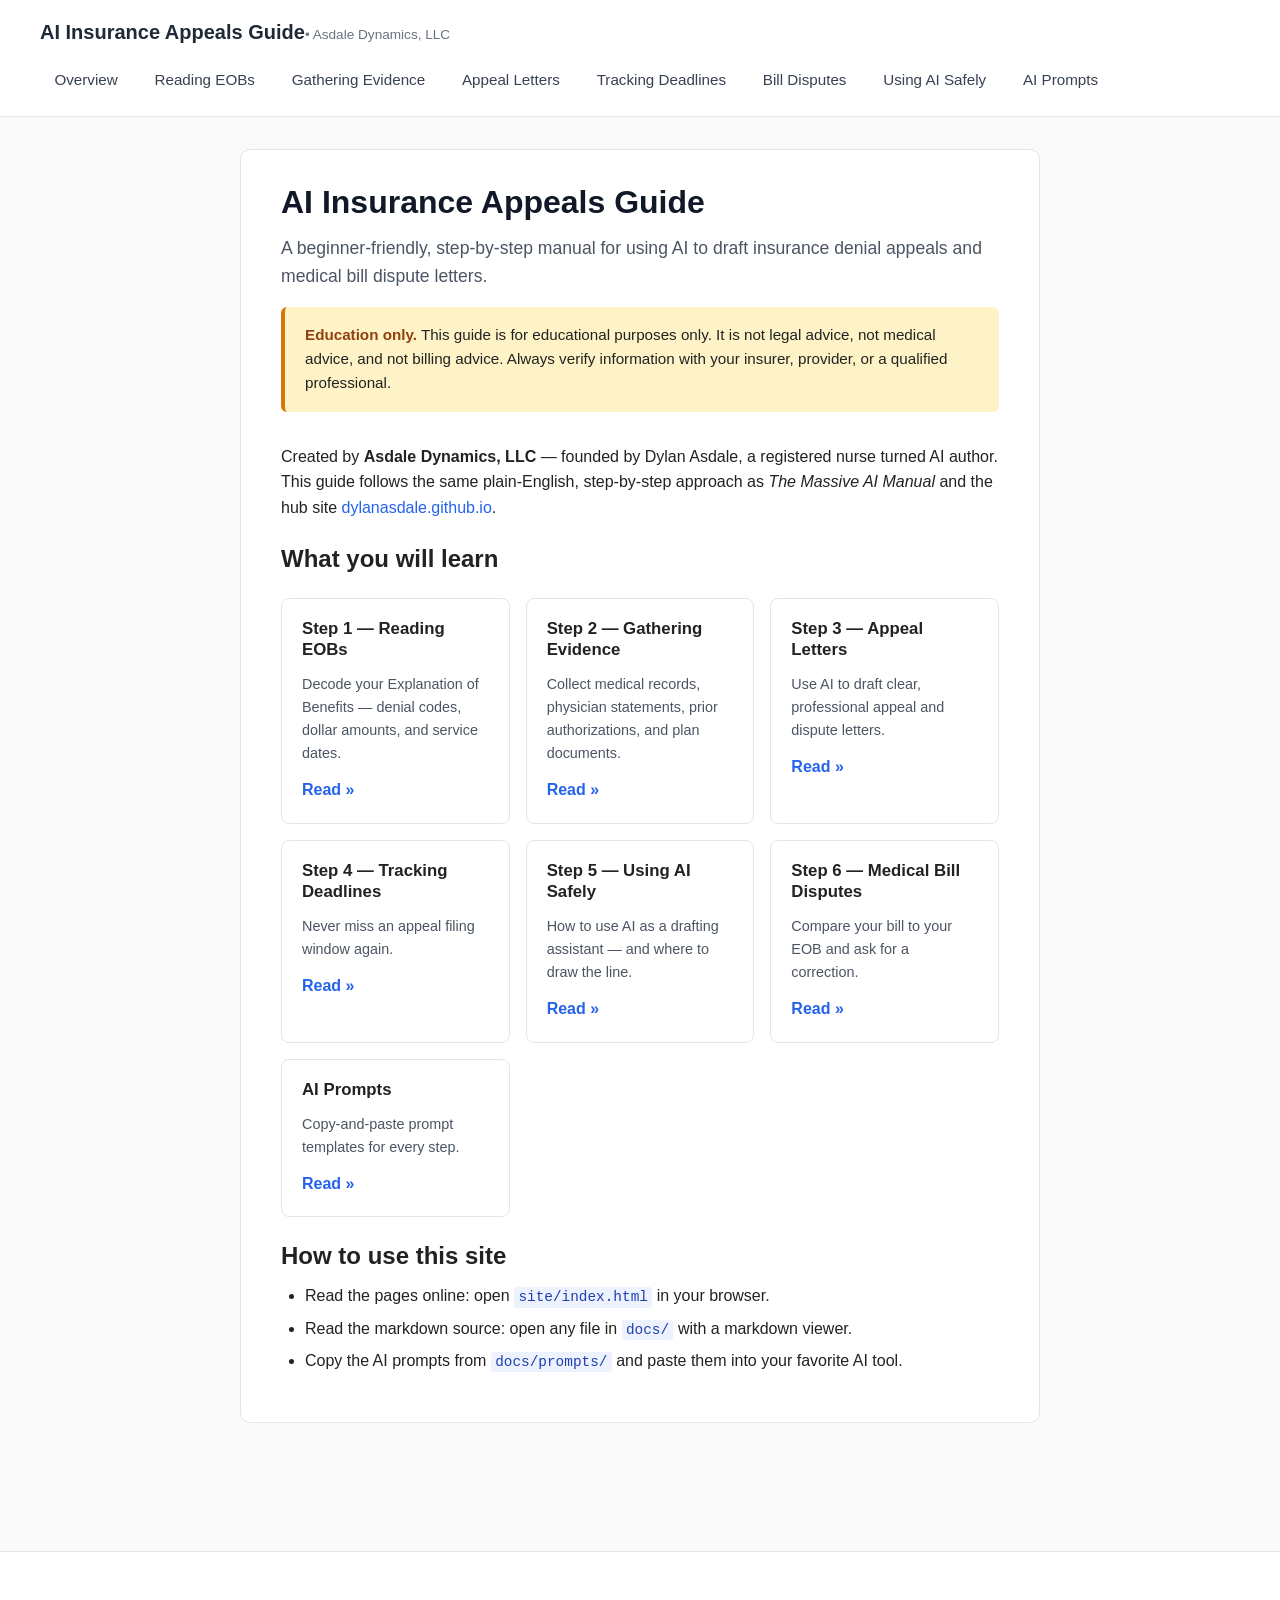
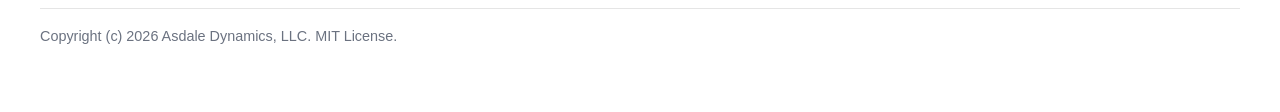
<file: site/index.html>
<!DOCTYPE html>
<html lang="en">
<head>
<meta charset="UTF-8">
<meta name="viewport" content="width=device-width, initial-scale=1.0">
<title>AI Insurance Appeals Guide | Asdale Dynamics, LLC</title>
<link rel="stylesheet" href="css/style.css">
</head>
<body>

<a href="#main-content" class="skip-link">Skip to main content</a>

<header>
  <div class="header-inner">
    <div class="logo">
      <a href="index.html">AI Insurance Appeals Guide<span class="logo-tag">&#8226; Asdale Dynamics, LLC</span></a>
    </div>
    <nav>
      <a href="index.html">Overview</a>
      <a href="eobs.html">Reading EOBs</a>
      <a href="evidence.html">Gathering Evidence</a>
      <a href="appeals.html">Appeal Letters</a>
      <a href="deadlines.html">Tracking Deadlines</a>
      <a href="disputes.html">Bill Disputes</a>
      <a href="ai-safety.html">Using AI Safely</a>
      <a href="prompts.html">AI Prompts</a>
    </nav>
  </div>
</header>

<main id="main-content">
  <section class="hero">
    <h1>AI Insurance Appeals Guide</h1>
    <p class="hero-subtitle">A beginner-friendly, step-by-step manual for using AI to draft insurance denial appeals and medical bill dispute letters.</p>

    <div class="disclaimer">
      <strong>Education only.</strong> This guide is for educational purposes only. It is not legal advice, not medical advice, and not billing advice. Always verify information with your insurer, provider, or a qualified professional.
    </div>

    <p>Created by <strong>Asdale Dynamics, LLC</strong> &#8212; founded by Dylan Asdale, a registered nurse turned AI author. This guide follows the same plain-English, step-by-step approach as <em>The Massive AI Manual</em> and the hub site <a href="https://dylanasdale.github.io" target="_blank" rel="noopener">dylanasdale.github.io</a>.</p>

    <h2>What you will learn</h2>

    <div class="link-grid">
      <div class="link-card">
        <h3>Step 1 &#8212; Reading EOBs</h3>
        <p>Decode your Explanation of Benefits &#8212; denial codes, dollar amounts, and service dates.</p>
        <a href="eobs.html">Read &#187;</a>
      </div>
      <div class="link-card">
        <h3>Step 2 &#8212; Gathering Evidence</h3>
        <p>Collect medical records, physician statements, prior authorizations, and plan documents.</p>
        <a href="evidence.html">Read &#187;</a>
      </div>
      <div class="link-card">
        <h3>Step 3 &#8212; Appeal Letters</h3>
        <p>Use AI to draft clear, professional appeal and dispute letters.</p>
        <a href="appeals.html">Read &#187;</a>
      </div>
      <div class="link-card">
        <h3>Step 4 &#8212; Tracking Deadlines</h3>
        <p>Never miss an appeal filing window again.</p>
        <a href="deadlines.html">Read &#187;</a>
      </div>
      <div class="link-card">
        <h3>Step 5 &#8212; Using AI Safely</h3>
        <p>How to use AI as a drafting assistant &#8212; and where to draw the line.</p>
        <a href="ai-safety.html">Read &#187;</a>
      </div>
      <div class="link-card">
        <h3>Step 6 &#8212; Medical Bill Disputes</h3>
        <p>Compare your bill to your EOB and ask for a correction.</p>
        <a href="disputes.html">Read &#187;</a>
      </div>
      <div class="link-card">
        <h3>AI Prompts</h3>
        <p>Copy-and-paste prompt templates for every step.</p>
        <a href="prompts.html">Read &#187;</a>
      </div>
    </div>

    <h2>How to use this site</h2>
    <ul>
      <li>Read the pages online: open <code>site/index.html</code> in your browser.</li>
      <li>Read the markdown source: open any file in <code>docs/</code> with a markdown viewer.</li>
      <li>Copy the AI prompts from <code>docs/prompts/</code> and paste them into your favorite AI tool.</li>
    </ul>
  </section>
</main>

<footer>
  <div class="footer-inner">
    <p class="copyright">Copyright (c) 2026 Asdale Dynamics, LLC. MIT License.</p>
  </div>
</footer>

</body>
</html>
</file>
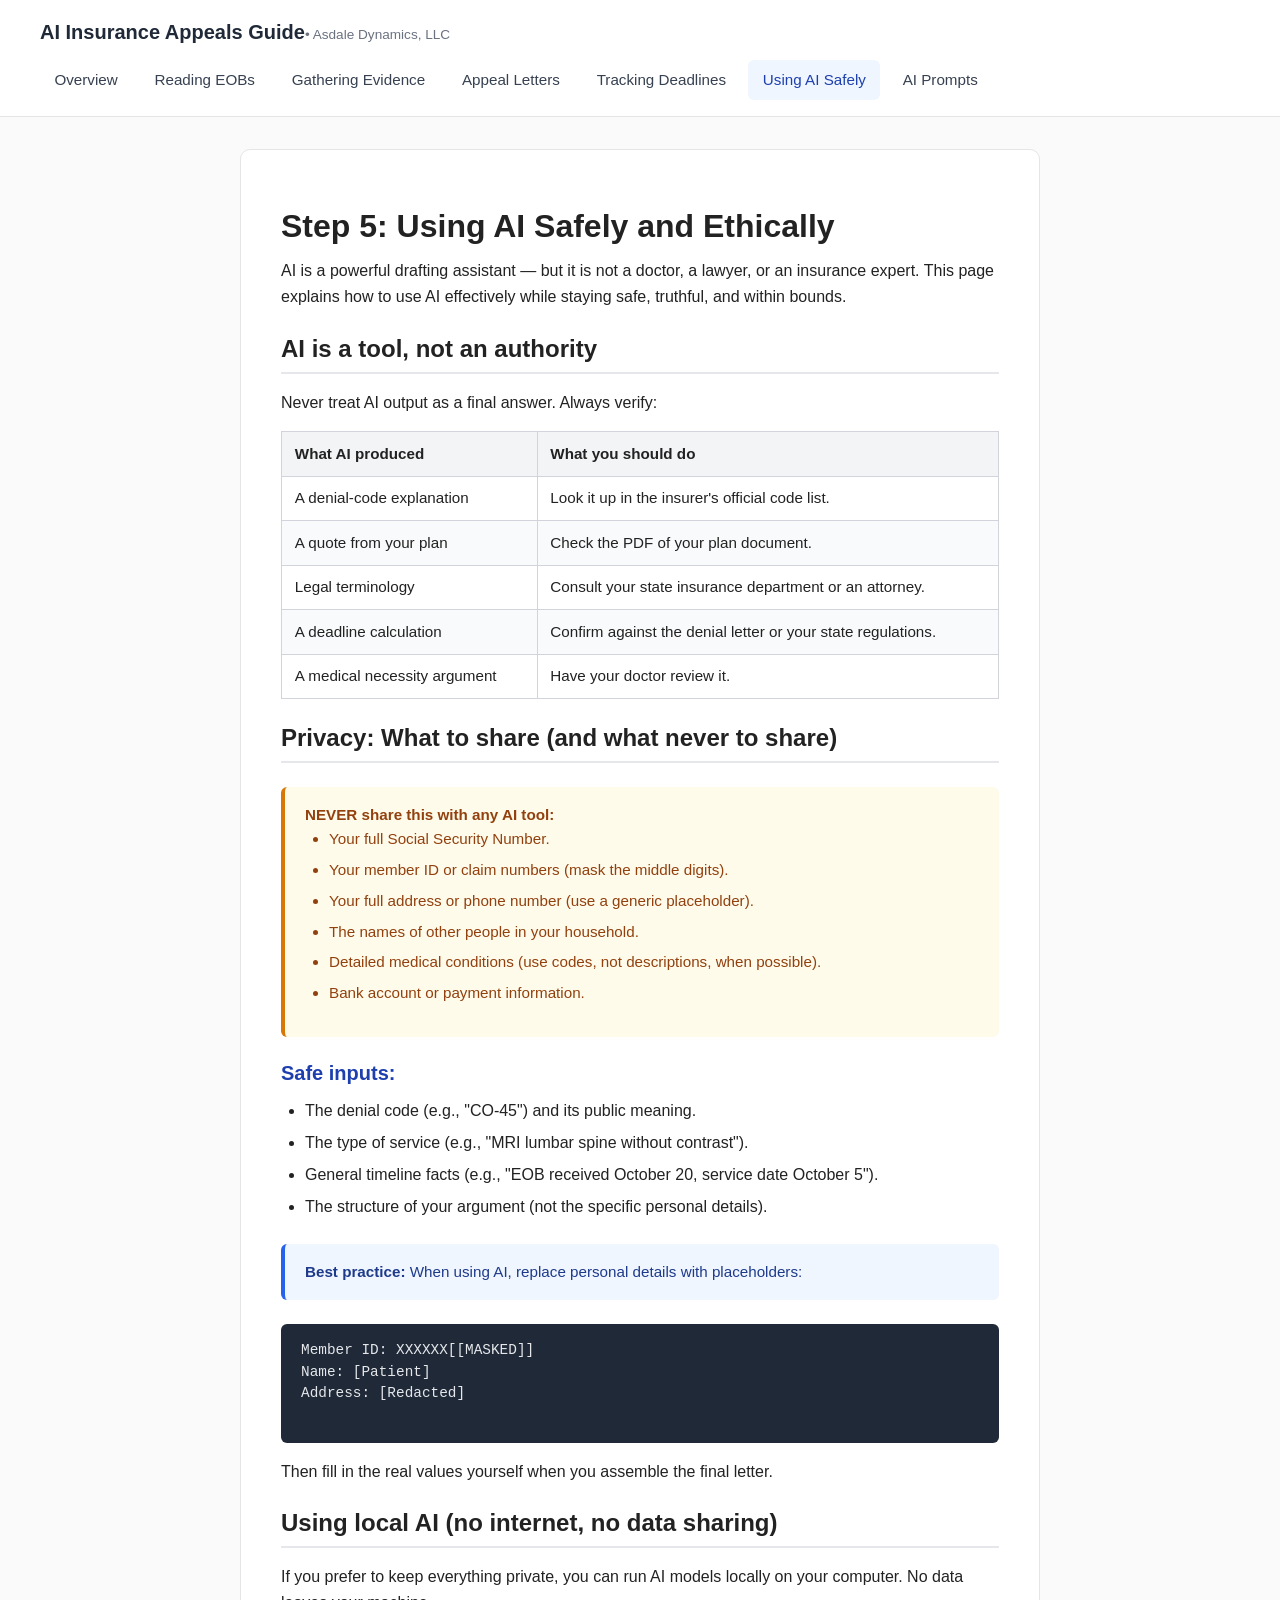
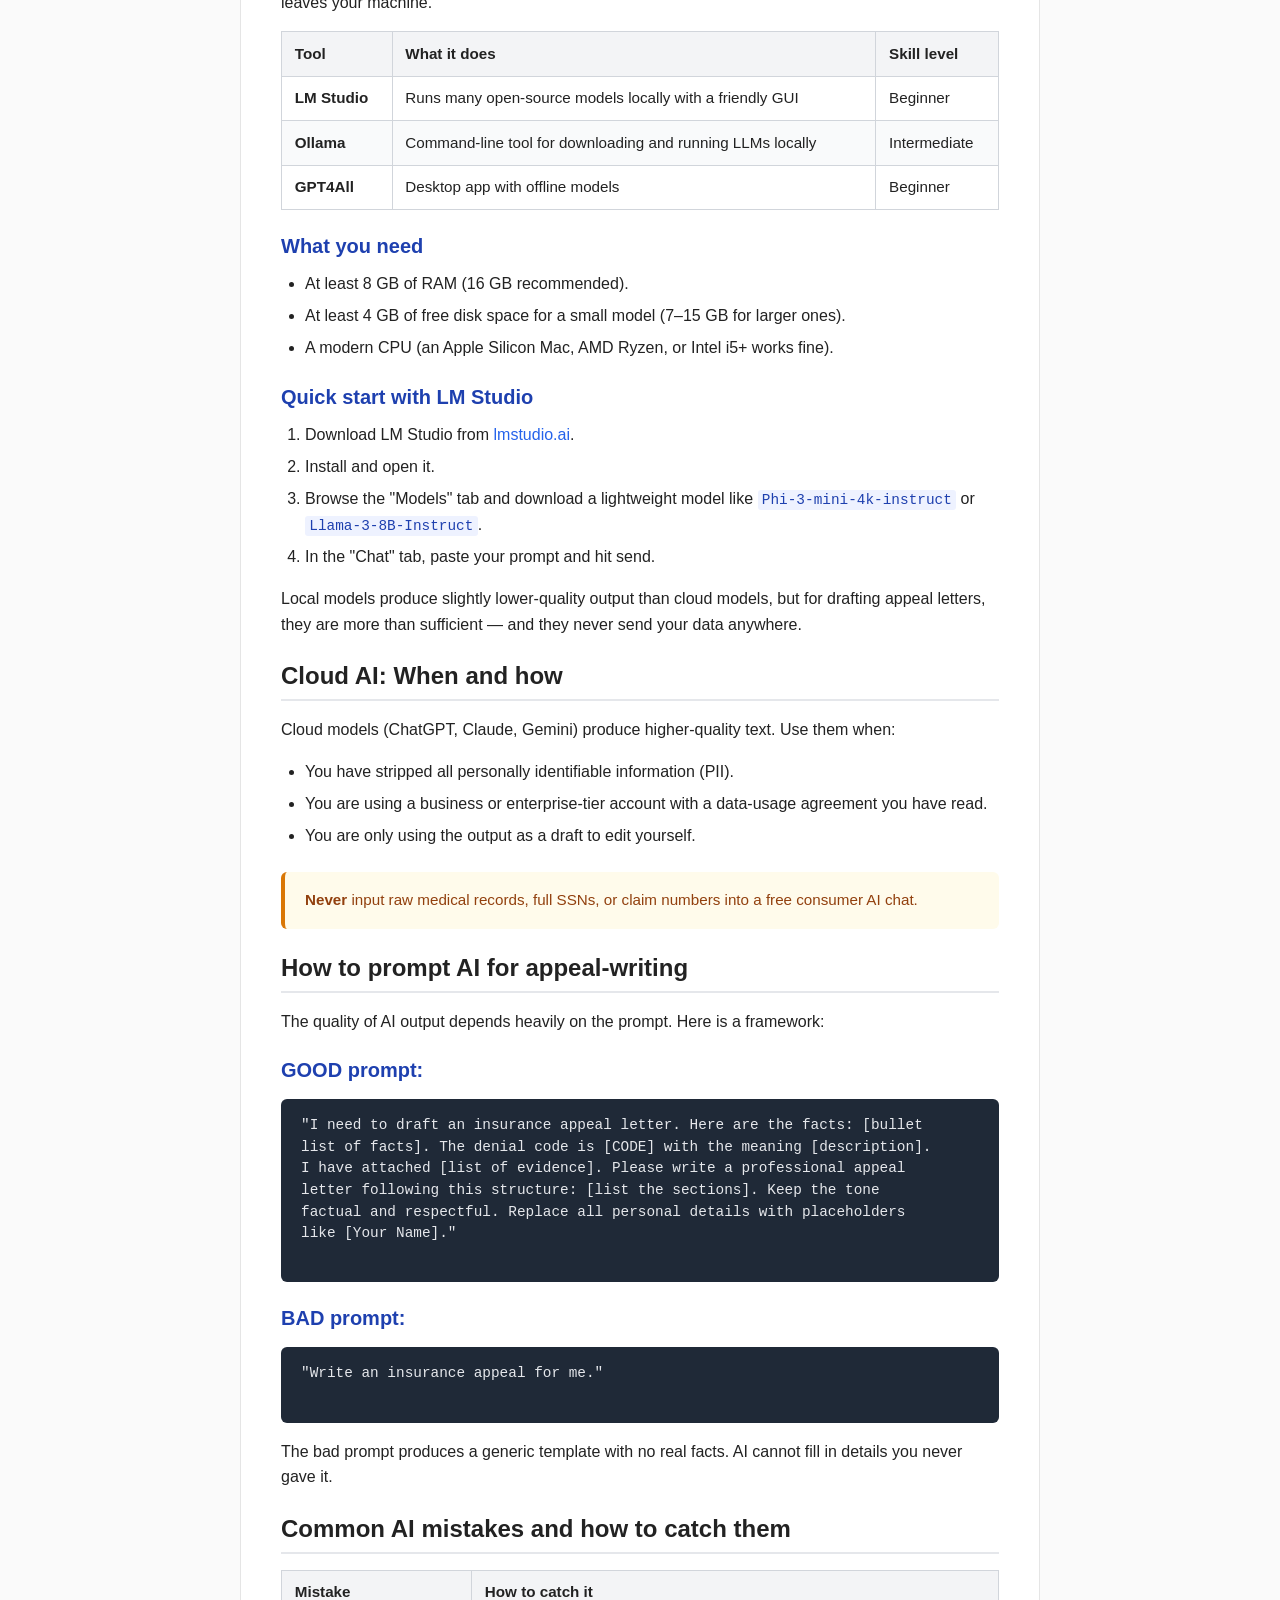
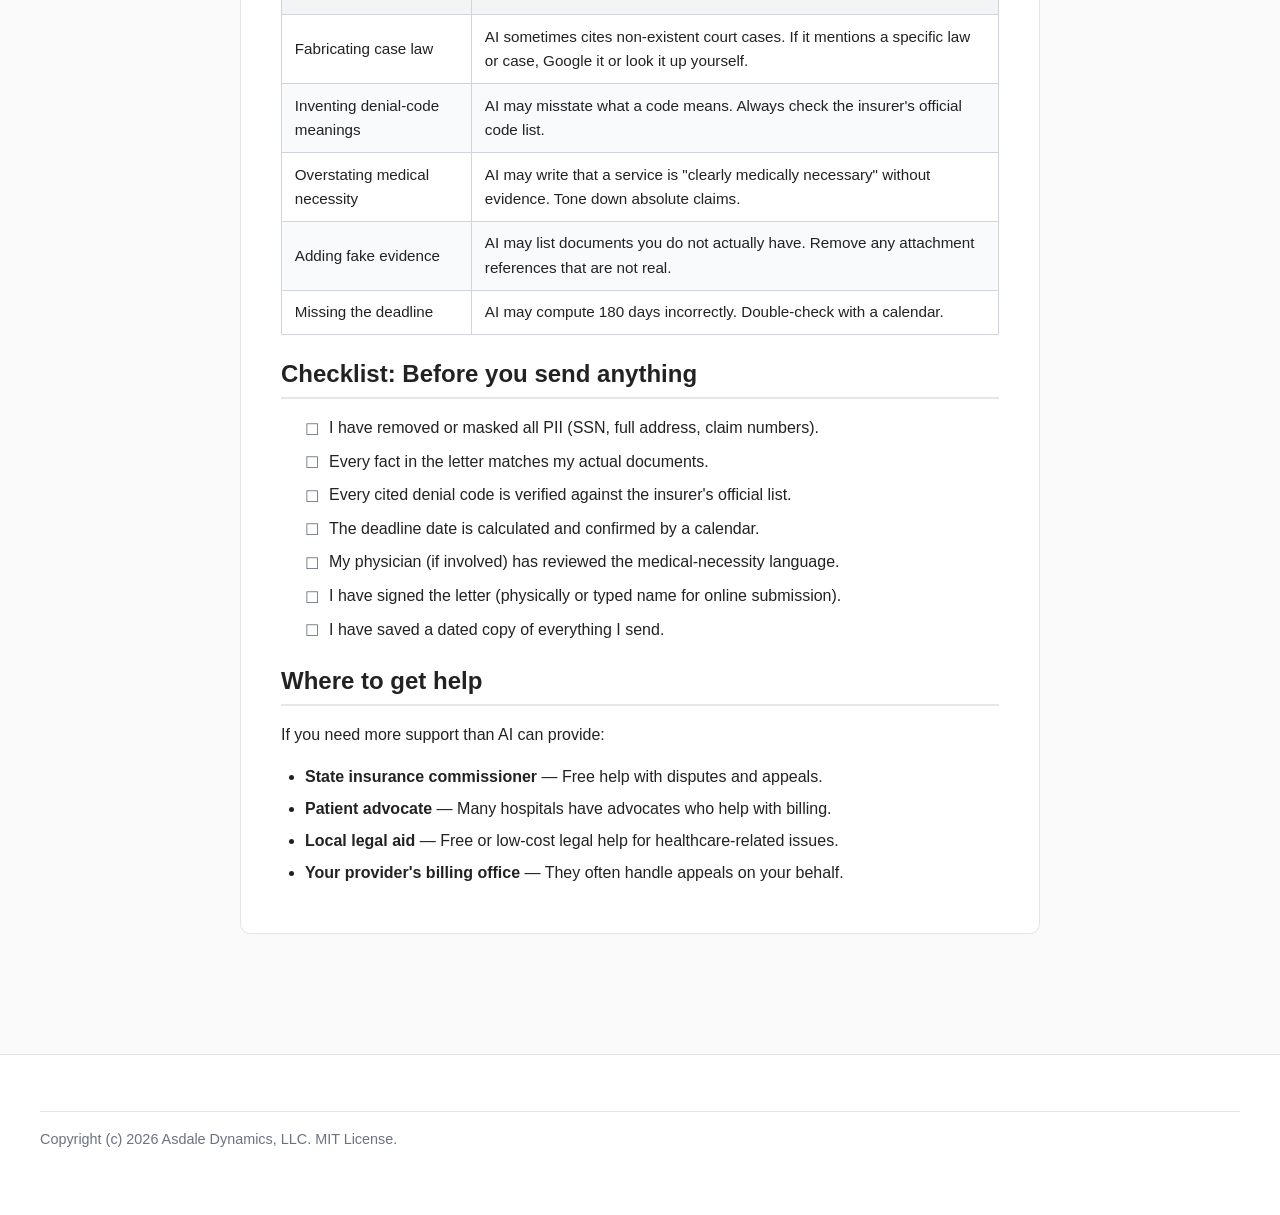
<file: site/ai-safety.html>
<!DOCTYPE html>
<html lang="en">
<head>
<meta charset="UTF-8">
<meta name="viewport" content="width=device-width, initial-scale=1.0">
<title>Step 5: Using AI Safely | AI Insurance Appeals Guide</title>
<link rel="stylesheet" href="css/style.css">
</head>
<body>

<a href="#main-content" class="skip-link">Skip to main content</a>

<header>
  <div class="header-inner">
    <div class="logo">
      <a href="index.html">AI Insurance Appeals Guide<span class="logo-tag">&#8226; Asdale Dynamics, LLC</span></a>
    </div>
    <nav>
      <a href="index.html">Overview</a>
      <a href="eobs.html">Reading EOBs</a>
      <a href="evidence.html">Gathering Evidence</a>
      <a href="appeals.html">Appeal Letters</a>
      <a href="deadlines.html">Tracking Deadlines</a>
      <a href="ai-safety.html" class="active">Using AI Safely</a>
      <a href="prompts.html">AI Prompts</a>
    </nav>
  </div>
</header>

<main id="main-content">
  <section class="section">
    <h1>Step 5: Using AI Safely and Ethically</h1>
    <p>AI is a powerful drafting assistant &#8212; but it is not a doctor, a lawyer, or an insurance expert. This page explains how to use AI effectively while staying safe, truthful, and within bounds.</p>

    <h2>AI is a tool, not an authority</h2>
    <p>Never treat AI output as a final answer. Always verify:</p>
    <table>
      <thead>
        <tr><th>What AI produced</th><th>What you should do</th></tr>
      </thead>
      <tbody>
        <tr><td>A denial-code explanation</td><td>Look it up in the insurer's official code list.</td></tr>
        <tr><td>A quote from your plan</td><td>Check the PDF of your plan document.</td></tr>
        <tr><td>Legal terminology</td><td>Consult your state insurance department or an attorney.</td></tr>
        <tr><td>A deadline calculation</td><td>Confirm against the denial letter or your state regulations.</td></tr>
        <tr><td>A medical necessity argument</td><td>Have your doctor review it.</td></tr>
      </tbody>
    </table>

    <h2>Privacy: What to share (and what never to share)</h2>

    <div class="callout callout-warn">
      <strong>NEVER share this with any AI tool:</strong>
      <ul>
        <li>Your full Social Security Number.</li>
        <li>Your member ID or claim numbers (mask the middle digits).</li>
        <li>Your full address or phone number (use a generic placeholder).</li>
        <li>The names of other people in your household.</li>
        <li>Detailed medical conditions (use codes, not descriptions, when possible).</li>
        <li>Bank account or payment information.</li>
      </ul>
    </div>

    <h3>Safe inputs:</h3>
    <ul>
      <li>The denial code (e.g., "CO-45") and its public meaning.</li>
      <li>The type of service (e.g., "MRI lumbar spine without contrast").</li>
      <li>General timeline facts (e.g., "EOB received October 20, service date October 5").</li>
      <li>The structure of your argument (not the specific personal details).</li>
    </ul>

    <div class="callout callout-info">
      <strong>Best practice:</strong> When using AI, replace personal details with placeholders:
    </div>
    <pre>
Member ID: XXXXXX[[MASKED]]
Name: [Patient]
Address: [Redacted]
    </pre>
    <p>Then fill in the real values yourself when you assemble the final letter.</p>

    <h2>Using local AI (no internet, no data sharing)</h2>
    <p>If you prefer to keep everything private, you can run AI models locally on your computer. No data leaves your machine.</p>

    <table>
      <thead>
        <tr><th>Tool</th><th>What it does</th><th>Skill level</th></tr>
      </thead>
      <tbody>
        <tr><td><strong>LM Studio</strong></td><td>Runs many open-source models locally with a friendly GUI</td><td>Beginner</td></tr>
        <tr><td><strong>Ollama</strong></td><td>Command-line tool for downloading and running LLMs locally</td><td>Intermediate</td></tr>
        <tr><td><strong>GPT4All</strong></td><td>Desktop app with offline models</td><td>Beginner</td></tr>
      </tbody>
    </table>

    <h3>What you need</h3>
    <ul>
      <li>At least 8 GB of RAM (16 GB recommended).</li>
      <li>At least 4 GB of free disk space for a small model (7&#8211;15 GB for larger ones).</li>
      <li>A modern CPU (an Apple Silicon Mac, AMD Ryzen, or Intel i5+ works fine).</li>
    </ul>

    <h3>Quick start with LM Studio</h3>
    <ol>
      <li>Download LM Studio from <a href="https://lmstudio.ai" target="_blank" rel="noopener">lmstudio.ai</a>.</li>
      <li>Install and open it.</li>
      <li>Browse the "Models" tab and download a lightweight model like <code>Phi-3-mini-4k-instruct</code> or <code>Llama-3-8B-Instruct</code>.</li>
      <li>In the "Chat" tab, paste your prompt and hit send.</li>
    </ol>
    <p>Local models produce slightly lower-quality output than cloud models, but for drafting appeal letters, they are more than sufficient &#8212; and they never send your data anywhere.</p>

    <h2>Cloud AI: When and how</h2>
    <p>Cloud models (ChatGPT, Claude, Gemini) produce higher-quality text. Use them when:</p>
    <ul>
      <li>You have stripped all personally identifiable information (PII).</li>
      <li>You are using a business or enterprise-tier account with a data-usage agreement you have read.</li>
      <li>You are only using the output as a draft to edit yourself.</li>
    </ul>
    <div class="callout callout-warn">
      <strong>Never</strong> input raw medical records, full SSNs, or claim numbers into a free consumer AI chat.
    </div>

    <h2>How to prompt AI for appeal-writing</h2>
    <p>The quality of AI output depends heavily on the prompt. Here is a framework:</p>

    <h3>GOOD prompt:</h3>
    <pre>
"I need to draft an insurance appeal letter. Here are the facts: [bullet
list of facts]. The denial code is [CODE] with the meaning [description].
I have attached [list of evidence]. Please write a professional appeal
letter following this structure: [list the sections]. Keep the tone
factual and respectful. Replace all personal details with placeholders
like [Your Name]."
    </pre>

    <h3>BAD prompt:</h3>
    <pre>
"Write an insurance appeal for me."
    </pre>
    <p>The bad prompt produces a generic template with no real facts. AI cannot fill in details you never gave it.</p>

    <h2>Common AI mistakes and how to catch them</h2>
    <table>
      <thead>
        <tr><th>Mistake</th><th>How to catch it</th></tr>
      </thead>
      <tbody>
        <tr><td>Fabricating case law</td><td>AI sometimes cites non-existent court cases. If it mentions a specific law or case, Google it or look it up yourself.</td></tr>
        <tr><td>Inventing denial-code meanings</td><td>AI may misstate what a code means. Always check the insurer's official code list.</td></tr>
        <tr><td>Overstating medical necessity</td><td>AI may write that a service is "clearly medically necessary" without evidence. Tone down absolute claims.</td></tr>
        <tr><td>Adding fake evidence</td><td>AI may list documents you do not actually have. Remove any attachment references that are not real.</td></tr>
        <tr><td>Missing the deadline</td><td>AI may compute 180 days incorrectly. Double-check with a calendar.</td></tr>
      </tbody>
    </table>

    <h2>Checklist: Before you send anything</h2>
    <ul class="checklist">
      <li>I have removed or masked all PII (SSN, full address, claim numbers).</li>
      <li>Every fact in the letter matches my actual documents.</li>
      <li>Every cited denial code is verified against the insurer's official list.</li>
      <li>The deadline date is calculated and confirmed by a calendar.</li>
      <li>My physician (if involved) has reviewed the medical-necessity language.</li>
      <li>I have signed the letter (physically or typed name for online submission).</li>
      <li>I have saved a dated copy of everything I send.</li>
    </ul>

    <h2>Where to get help</h2>
    <p>If you need more support than AI can provide:</p>
    <ul>
      <li><strong>State insurance commissioner</strong> &#8212; Free help with disputes and appeals.</li>
      <li><strong>Patient advocate</strong> &#8212; Many hospitals have advocates who help with billing.</li>
      <li><strong>Local legal aid</strong> &#8212; Free or low-cost legal help for healthcare-related issues.</li>
      <li><strong>Your provider's billing office</strong> &#8212; They often handle appeals on your behalf.</li>
    </ul>
  </section>
</main>

<footer>
  <div class="footer-inner">
    <p class="copyright">Copyright (c) 2026 Asdale Dynamics, LLC. MIT License.</p>
  </div>
</footer>

</body>
</html>
</file>
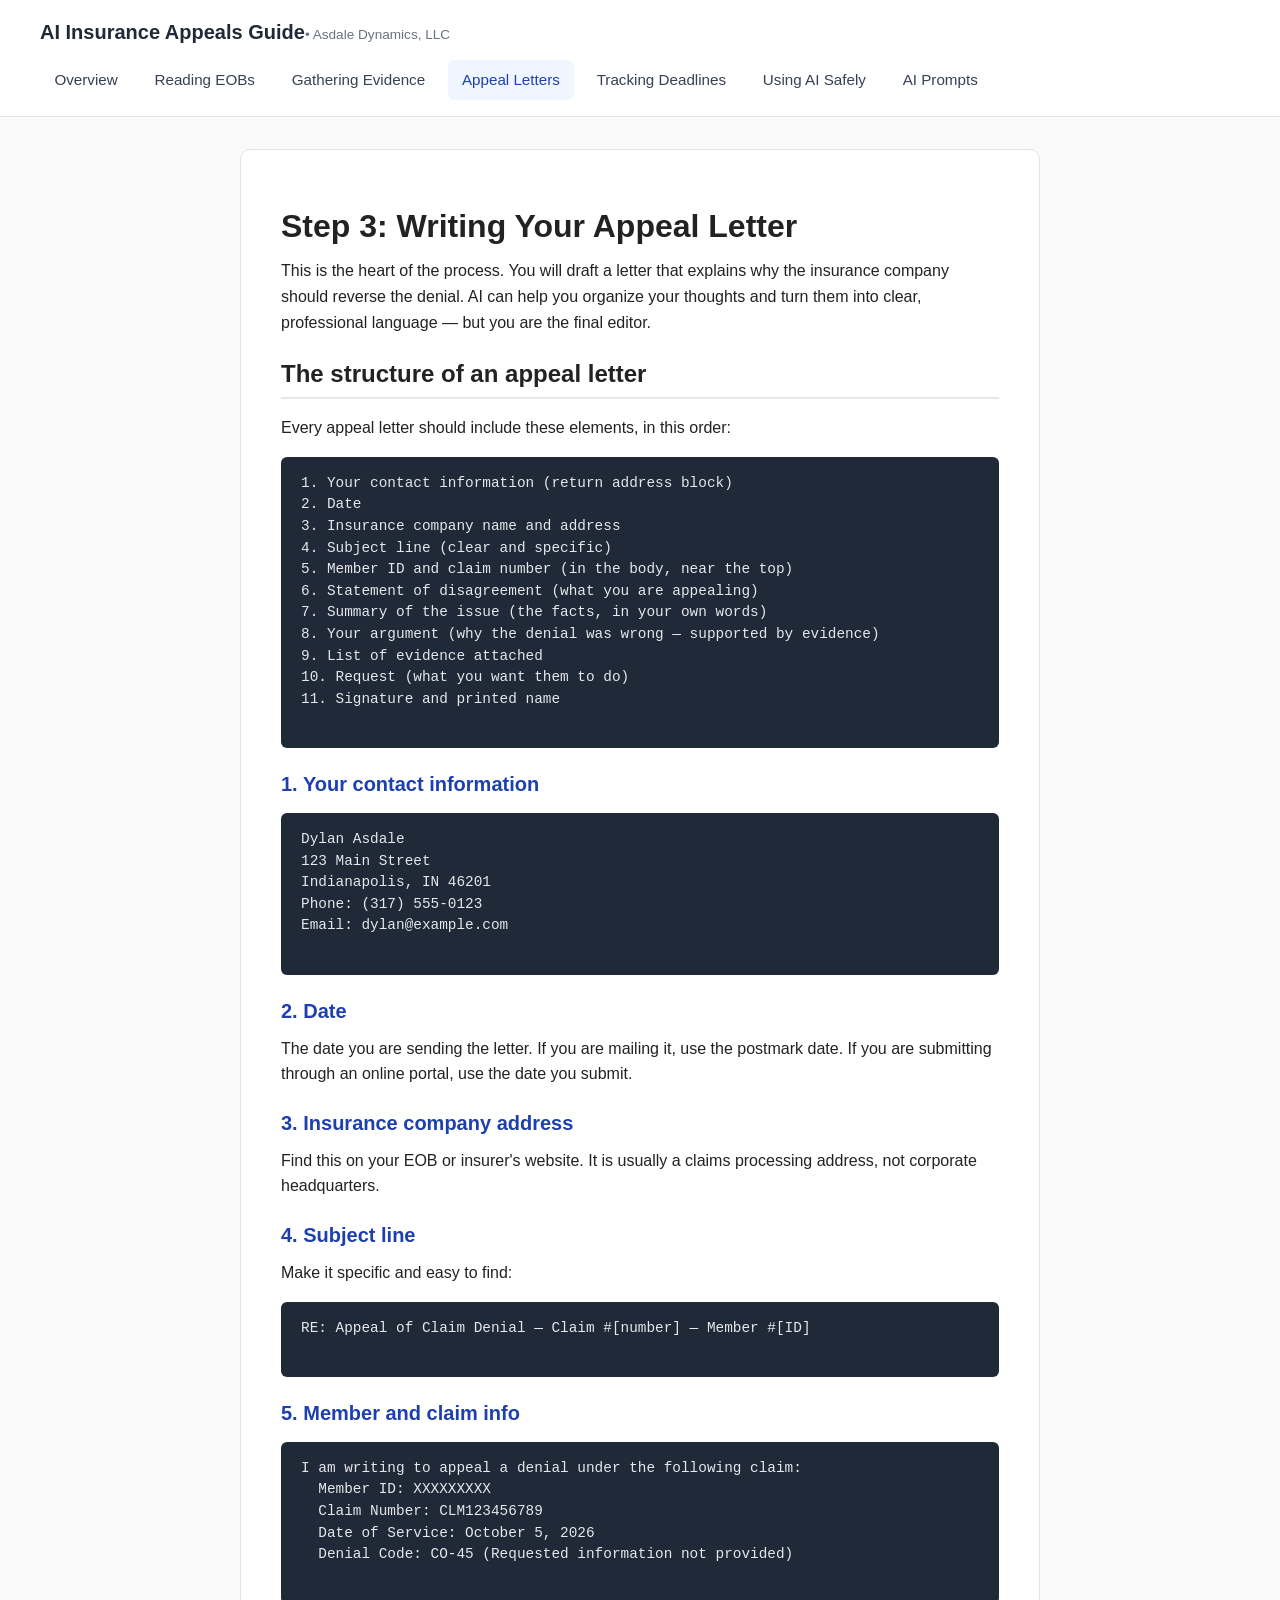
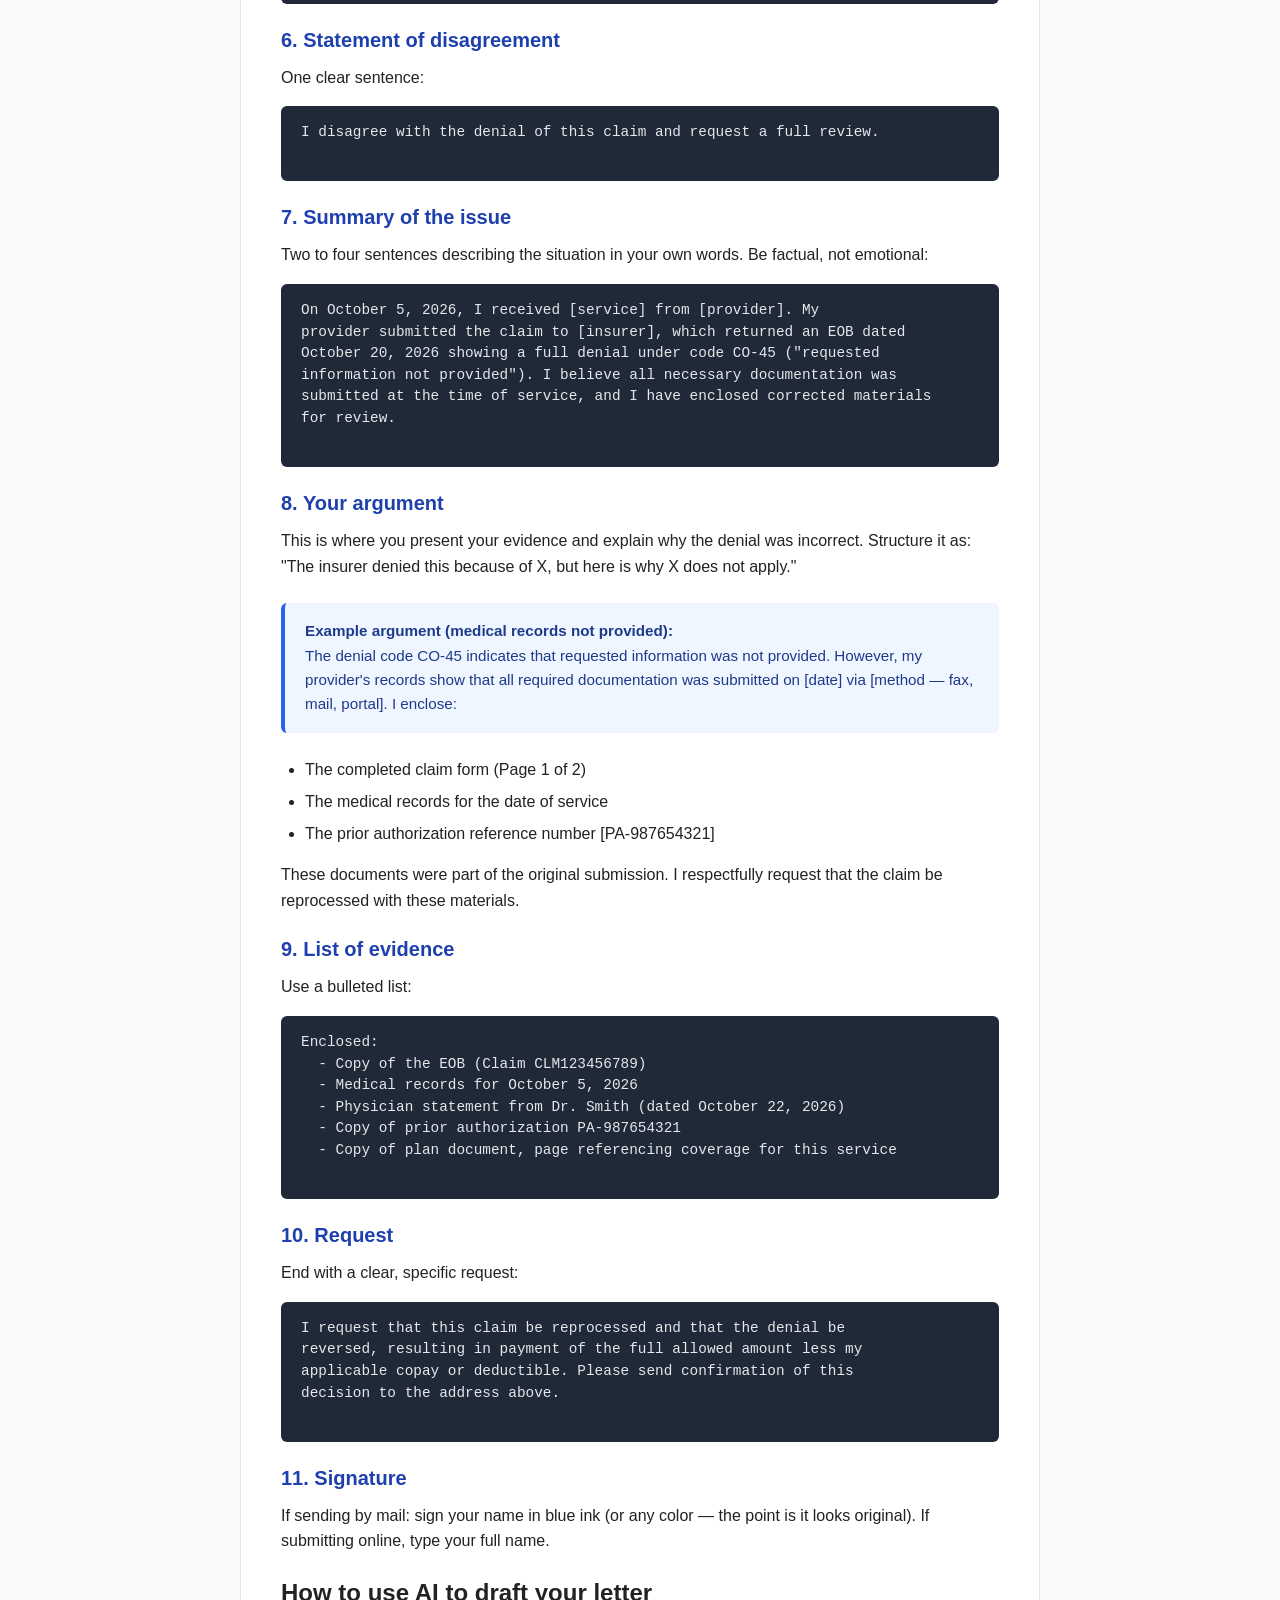
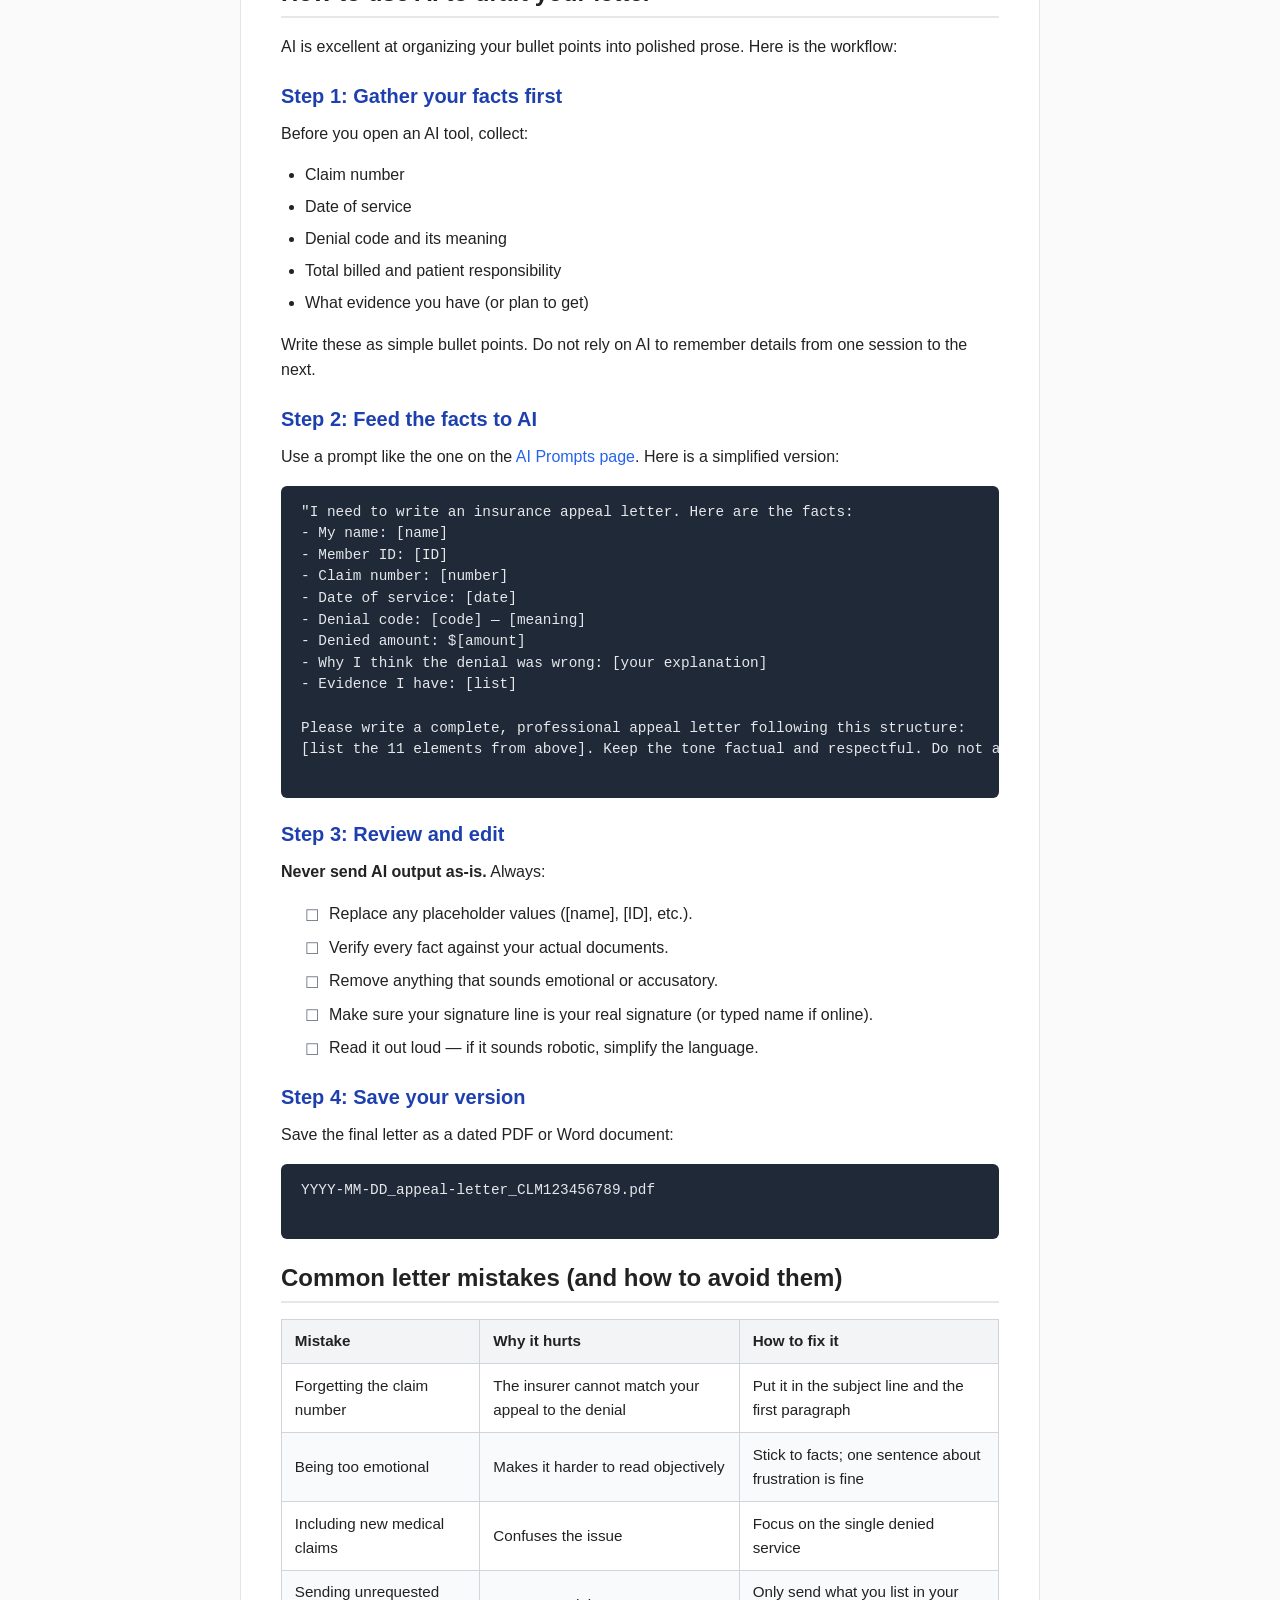
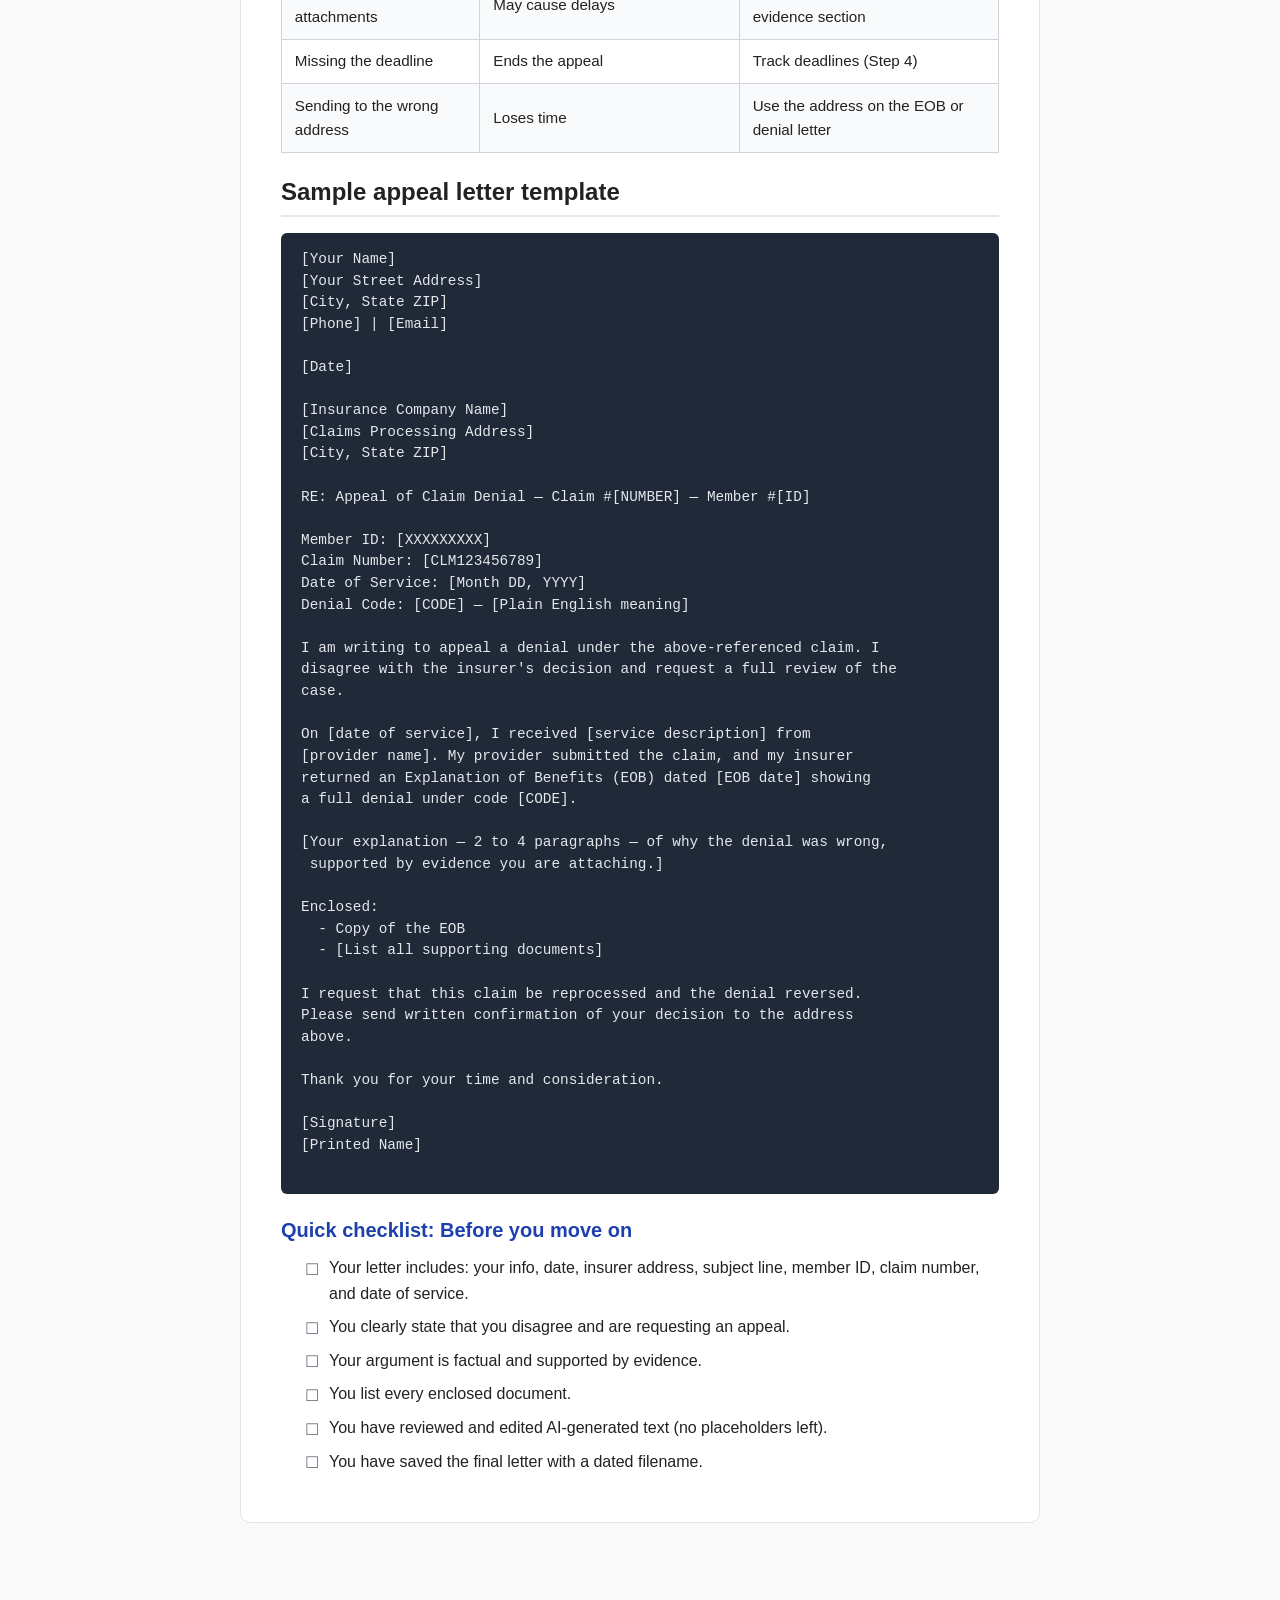
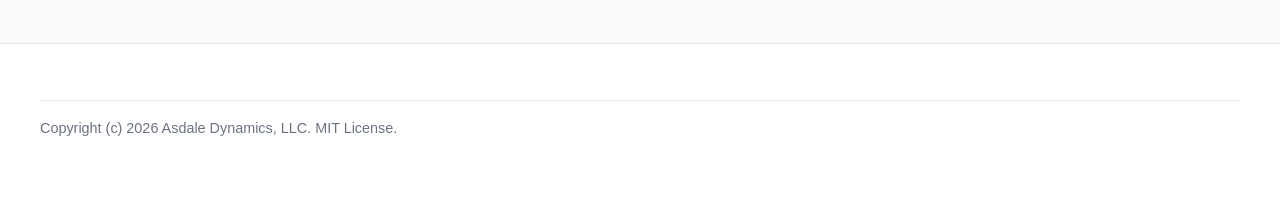
<file: site/appeals.html>
<!DOCTYPE html>
<html lang="en">
<head>
<meta charset="UTF-8">
<meta name="viewport" content="width=device-width, initial-scale=1.0">
<title>Step 3: Writing Your Appeal Letter | AI Insurance Appeals Guide</title>
<link rel="stylesheet" href="css/style.css">
</head>
<body>

<a href="#main-content" class="skip-link">Skip to main content</a>

<header>
  <div class="header-inner">
    <div class="logo">
      <a href="index.html">AI Insurance Appeals Guide<span class="logo-tag">&#8226; Asdale Dynamics, LLC</span></a>
    </div>
    <nav>
      <a href="index.html">Overview</a>
      <a href="eobs.html">Reading EOBs</a>
      <a href="evidence.html">Gathering Evidence</a>
      <a href="appeals.html" class="active">Appeal Letters</a>
      <a href="deadlines.html">Tracking Deadlines</a>
      <a href="ai-safety.html">Using AI Safely</a>
      <a href="prompts.html">AI Prompts</a>
    </nav>
  </div>
</header>

<main id="main-content">
  <section class="section">
    <h1>Step 3: Writing Your Appeal Letter</h1>
    <p>This is the heart of the process. You will draft a letter that explains why the insurance company should reverse the denial. AI can help you organize your thoughts and turn them into clear, professional language &#8212; but you are the final editor.</p>

    <h2>The structure of an appeal letter</h2>
    <p>Every appeal letter should include these elements, in this order:</p>
    <pre>
1. Your contact information (return address block)
2. Date
3. Insurance company name and address
4. Subject line (clear and specific)
5. Member ID and claim number (in the body, near the top)
6. Statement of disagreement (what you are appealing)
7. Summary of the issue (the facts, in your own words)
8. Your argument (why the denial was wrong &#8212; supported by evidence)
9. List of evidence attached
10. Request (what you want them to do)
11. Signature and printed name
    </pre>

    <h3>1. Your contact information</h3>
    <pre>
Dylan Asdale
123 Main Street
Indianapolis, IN 46201
Phone: (317) 555-0123
Email: dylan@example.com
    </pre>

    <h3>2. Date</h3>
    <p>The date you are sending the letter. If you are mailing it, use the postmark date. If you are submitting through an online portal, use the date you submit.</p>

    <h3>3. Insurance company address</h3>
    <p>Find this on your EOB or insurer's website. It is usually a claims processing address, not corporate headquarters.</p>

    <h3>4. Subject line</h3>
    <p>Make it specific and easy to find:</p>
    <pre>
RE: Appeal of Claim Denial — Claim #[number] — Member #[ID]
    </pre>

    <h3>5. Member and claim info</h3>
    <pre>
I am writing to appeal a denial under the following claim:
  Member ID: XXXXXXXXX
  Claim Number: CLM123456789
  Date of Service: October 5, 2026
  Denial Code: CO-45 (Requested information not provided)
    </pre>

    <h3>6. Statement of disagreement</h3>
    <p>One clear sentence:</p>
    <pre>
I disagree with the denial of this claim and request a full review.
    </pre>

    <h3>7. Summary of the issue</h3>
    <p>Two to four sentences describing the situation in your own words. Be factual, not emotional:</p>
    <pre>
On October 5, 2026, I received [service] from [provider]. My
provider submitted the claim to [insurer], which returned an EOB dated
October 20, 2026 showing a full denial under code CO-45 ("requested
information not provided"). I believe all necessary documentation was
submitted at the time of service, and I have enclosed corrected materials
for review.
    </pre>

    <h3>8. Your argument</h3>
    <p>This is where you present your evidence and explain why the denial was incorrect. Structure it as: "The insurer denied this because of X, but here is why X does not apply."</p>

    <div class="callout callout-info">
      <strong>Example argument (medical records not provided):</strong><br>
      The denial code CO-45 indicates that requested information was not provided. However, my provider's records show that all required documentation was submitted on [date] via [method &#8212; fax, mail, portal]. I enclose:
    </div>
    <ul>
      <li>The completed claim form (Page 1 of 2)</li>
      <li>The medical records for the date of service</li>
      <li>The prior authorization reference number [PA-987654321]</li>
    </ul>
    <p>These documents were part of the original submission. I respectfully request that the claim be reprocessed with these materials.</p>

    <h3>9. List of evidence</h3>
    <p>Use a bulleted list:</p>
    <pre>
Enclosed:
  - Copy of the EOB (Claim CLM123456789)
  - Medical records for October 5, 2026
  - Physician statement from Dr. Smith (dated October 22, 2026)
  - Copy of prior authorization PA-987654321
  - Copy of plan document, page referencing coverage for this service
    </pre>

    <h3>10. Request</h3>
    <p>End with a clear, specific request:</p>
    <pre>
I request that this claim be reprocessed and that the denial be
reversed, resulting in payment of the full allowed amount less my
applicable copay or deductible. Please send confirmation of this
decision to the address above.
    </pre>

    <h3>11. Signature</h3>
    <p>If sending by mail: sign your name in blue ink (or any color &#8212; the point is it looks original). If submitting online, type your full name.</p>

    <h2>How to use AI to draft your letter</h2>
    <p>AI is excellent at organizing your bullet points into polished prose. Here is the workflow:</p>

    <h3>Step 1: Gather your facts first</h3>
    <p>Before you open an AI tool, collect:</p>
    <ul>
      <li>Claim number</li>
      <li>Date of service</li>
      <li>Denial code and its meaning</li>
      <li>Total billed and patient responsibility</li>
      <li>What evidence you have (or plan to get)</li>
    </ul>
    <p>Write these as simple bullet points. Do not rely on AI to remember details from one session to the next.</p>

    <h3>Step 2: Feed the facts to AI</h3>
    <p>Use a prompt like the one on the <a href="prompts.html">AI Prompts page</a>. Here is a simplified version:</p>
    <pre>
"I need to write an insurance appeal letter. Here are the facts:
- My name: [name]
- Member ID: [ID]
- Claim number: [number]
- Date of service: [date]
- Denial code: [code] — [meaning]
- Denied amount: $[amount]
- Why I think the denial was wrong: [your explanation]
- Evidence I have: [list]

Please write a complete, professional appeal letter following this structure:
[list the 11 elements from above]. Keep the tone factual and respectful. Do not add information I did not provide."
    </pre>

    <h3>Step 3: Review and edit</h3>
    <p><strong>Never send AI output as-is.</strong> Always:</p>
    <ul class="checklist">
      <li>Replace any placeholder values ([name], [ID], etc.).</li>
      <li>Verify every fact against your actual documents.</li>
      <li>Remove anything that sounds emotional or accusatory.</li>
      <li>Make sure your signature line is your real signature (or typed name if online).</li>
      <li>Read it out loud &#8212; if it sounds robotic, simplify the language.</li>
    </ul>

    <h3>Step 4: Save your version</h3>
    <p>Save the final letter as a dated PDF or Word document:</p>
    <pre>
YYYY-MM-DD_appeal-letter_CLM123456789.pdf
    </pre>

    <h2>Common letter mistakes (and how to avoid them)</h2>
    <table>
      <thead>
        <tr><th>Mistake</th><th>Why it hurts</th><th>How to fix it</th></tr>
      </thead>
      <tbody>
        <tr><td>Forgetting the claim number</td><td>The insurer cannot match your appeal to the denial</td><td>Put it in the subject line and the first paragraph</td></tr>
        <tr><td>Being too emotional</td><td>Makes it harder to read objectively</td><td>Stick to facts; one sentence about frustration is fine</td></tr>
        <tr><td>Including new medical claims</td><td>Confuses the issue</td><td>Focus on the single denied service</td></tr>
        <tr><td>Sending unrequested attachments</td><td>May cause delays</td><td>Only send what you list in your evidence section</td></tr>
        <tr><td>Missing the deadline</td><td>Ends the appeal</td><td>Track deadlines (Step 4)</td></tr>
        <tr><td>Sending to the wrong address</td><td>Loses time</td><td>Use the address on the EOB or denial letter</td></tr>
      </tbody>
    </table>

    <h2>Sample appeal letter template</h2>
    <pre>
[Your Name]
[Your Street Address]
[City, State ZIP]
[Phone] | [Email]

[Date]

[Insurance Company Name]
[Claims Processing Address]
[City, State ZIP]

RE: Appeal of Claim Denial — Claim #[NUMBER] — Member #[ID]

Member ID: [XXXXXXXXX]
Claim Number: [CLM123456789]
Date of Service: [Month DD, YYYY]
Denial Code: [CODE] — [Plain English meaning]

I am writing to appeal a denial under the above-referenced claim. I
disagree with the insurer's decision and request a full review of the
case.

On [date of service], I received [service description] from
[provider name]. My provider submitted the claim, and my insurer
returned an Explanation of Benefits (EOB) dated [EOB date] showing
a full denial under code [CODE].

[Your explanation — 2 to 4 paragraphs — of why the denial was wrong,
 supported by evidence you are attaching.]

Enclosed:
  - Copy of the EOB
  - [List all supporting documents]

I request that this claim be reprocessed and the denial reversed.
Please send written confirmation of your decision to the address
above.

Thank you for your time and consideration.

[Signature]
[Printed Name]
    </pre>

    <h3>Quick checklist: Before you move on</h3>
    <ul class="checklist">
      <li>Your letter includes: your info, date, insurer address, subject line, member ID, claim number, and date of service.</li>
      <li>You clearly state that you disagree and are requesting an appeal.</li>
      <li>Your argument is factual and supported by evidence.</li>
      <li>You list every enclosed document.</li>
      <li>You have reviewed and edited AI-generated text (no placeholders left).</li>
      <li>You have saved the final letter with a dated filename.</li>
    </ul>
  </section>
</main>

<footer>
  <div class="footer-inner">
    <p class="copyright">Copyright (c) 2026 Asdale Dynamics, LLC. MIT License.</p>
  </div>
</footer>

</body>
</html>
</file>
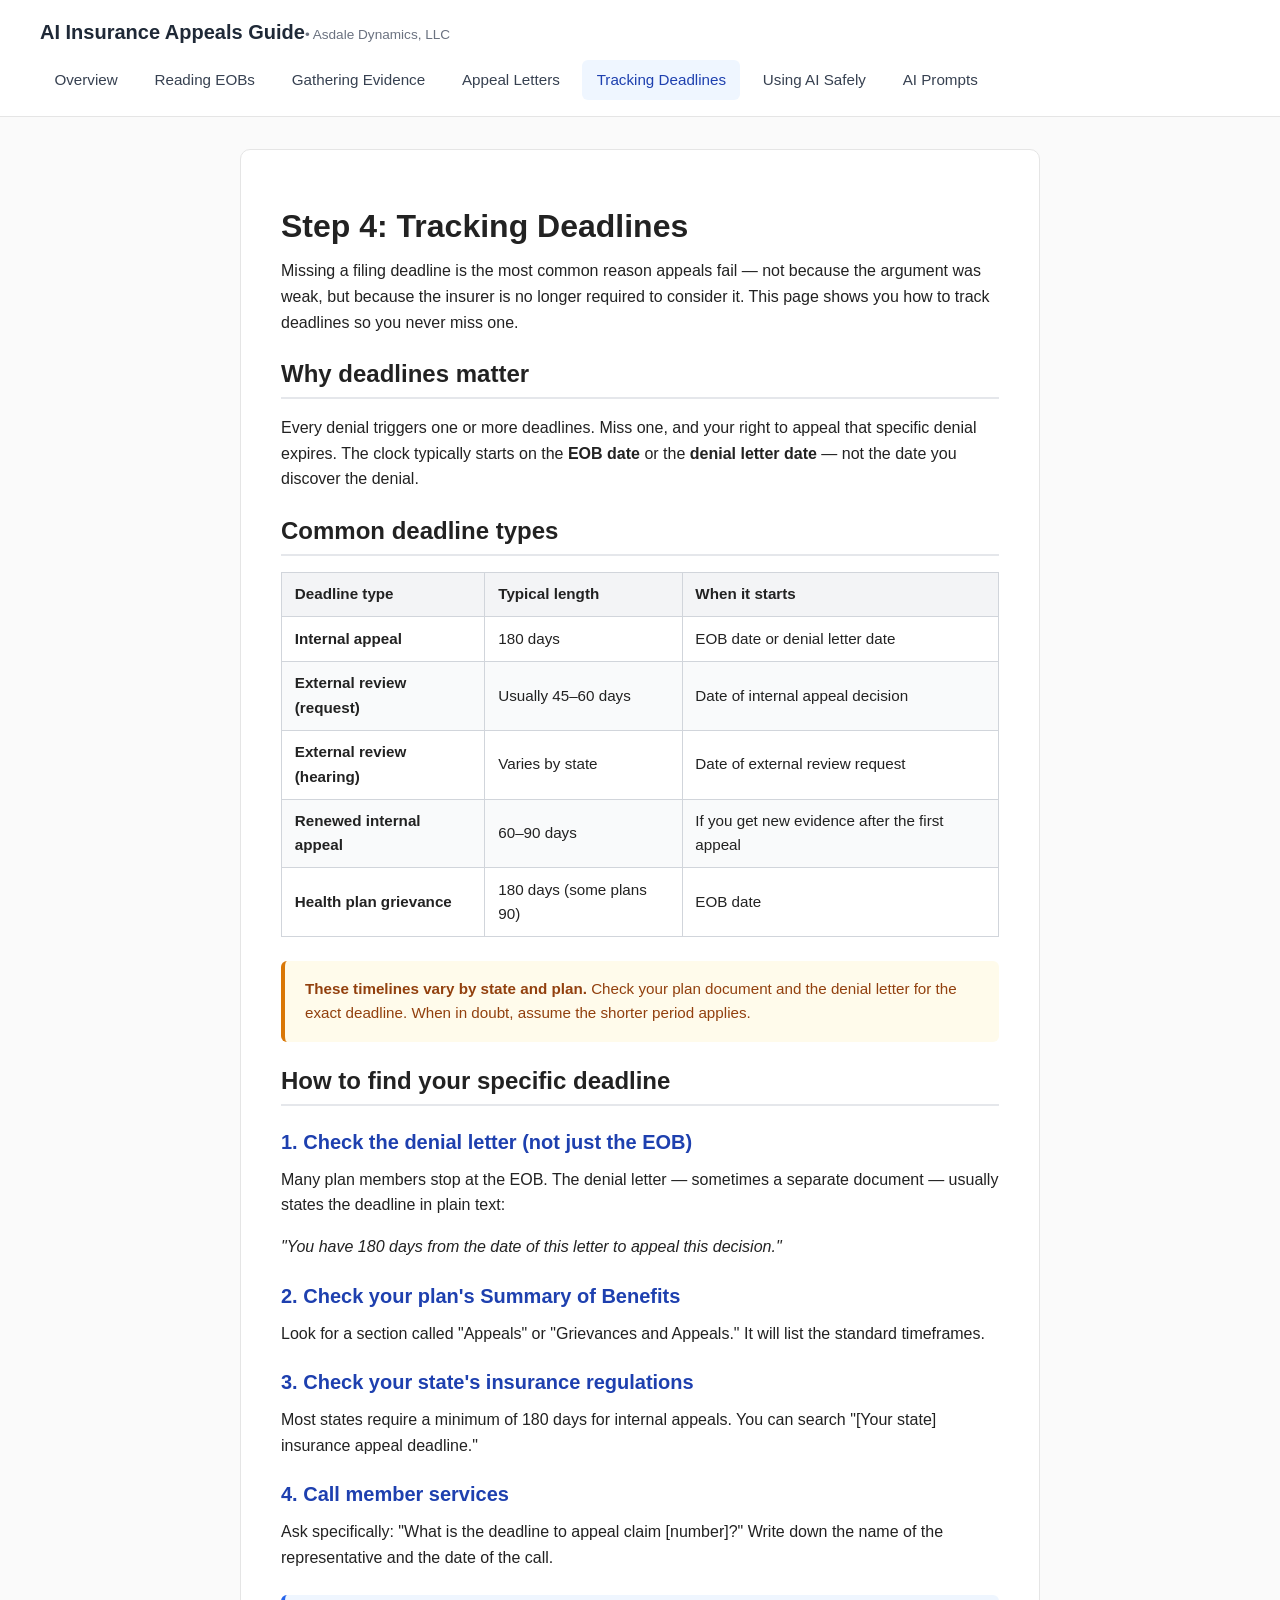
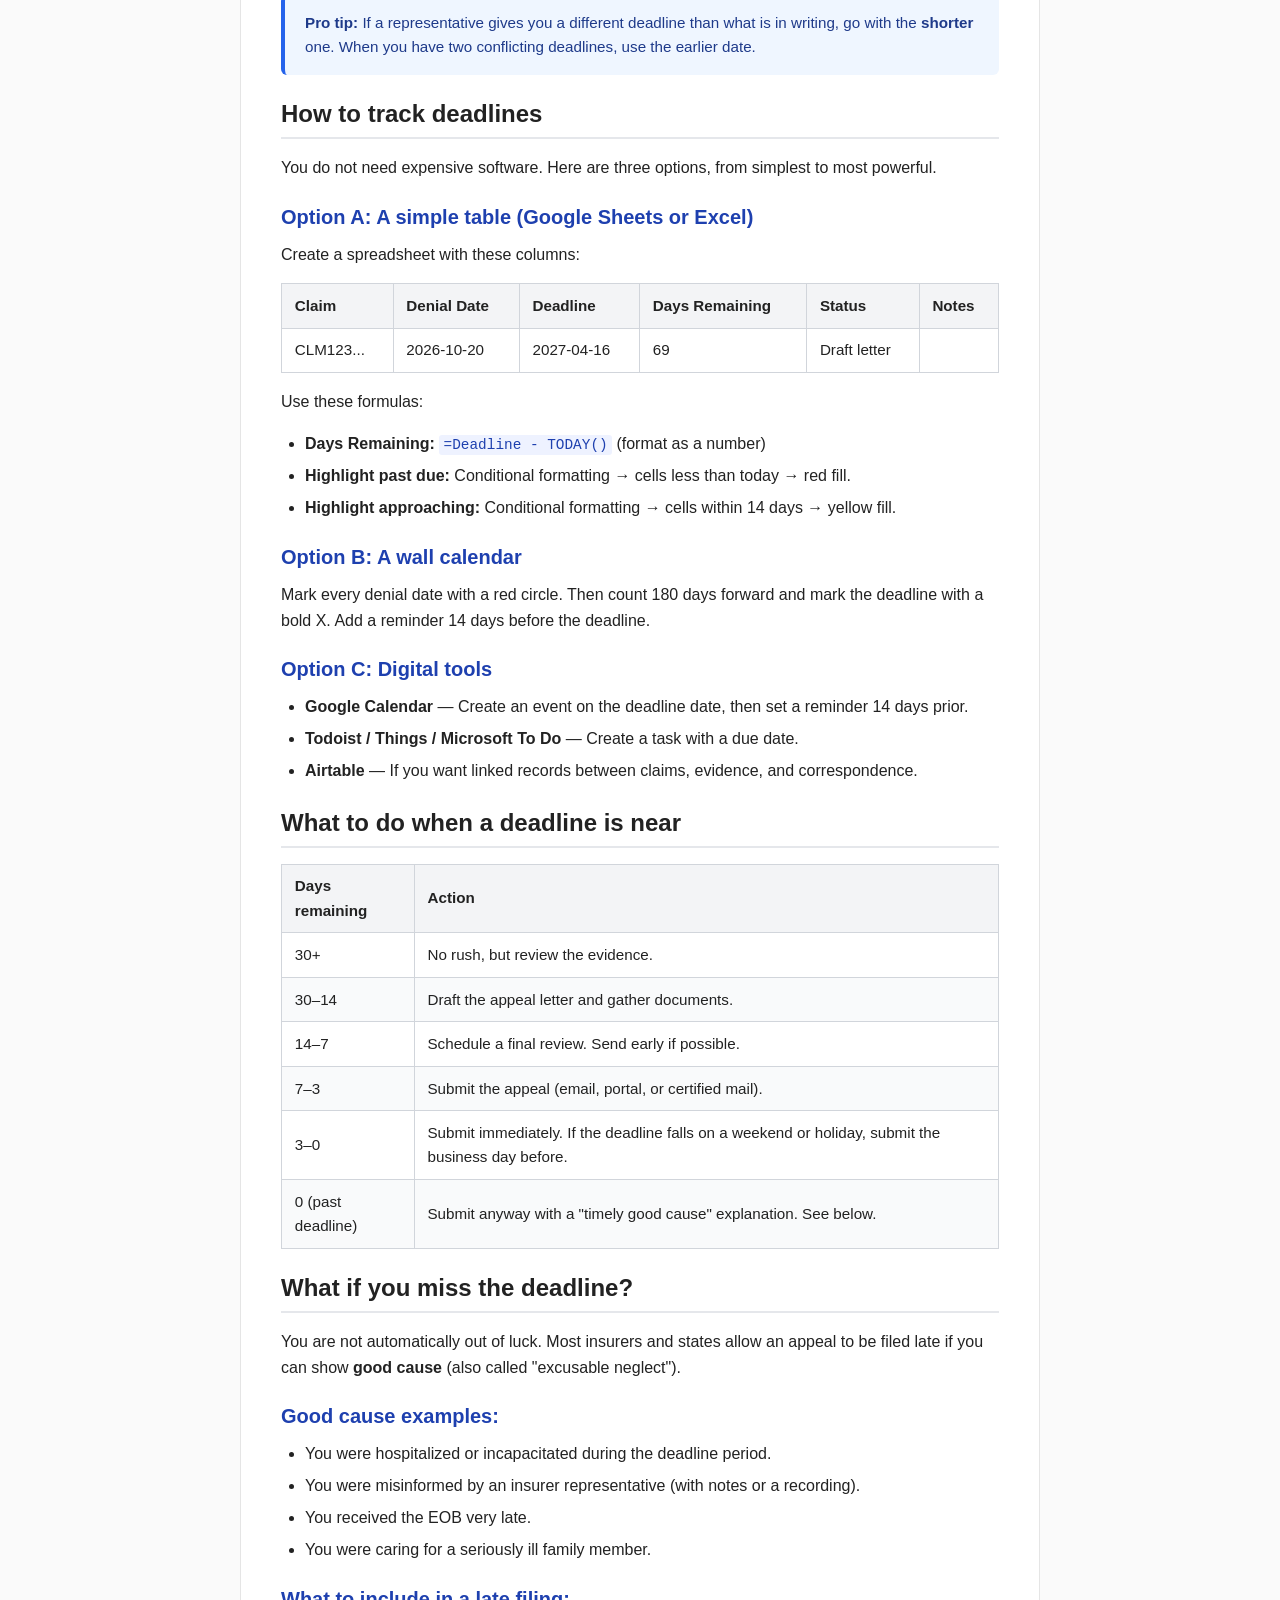
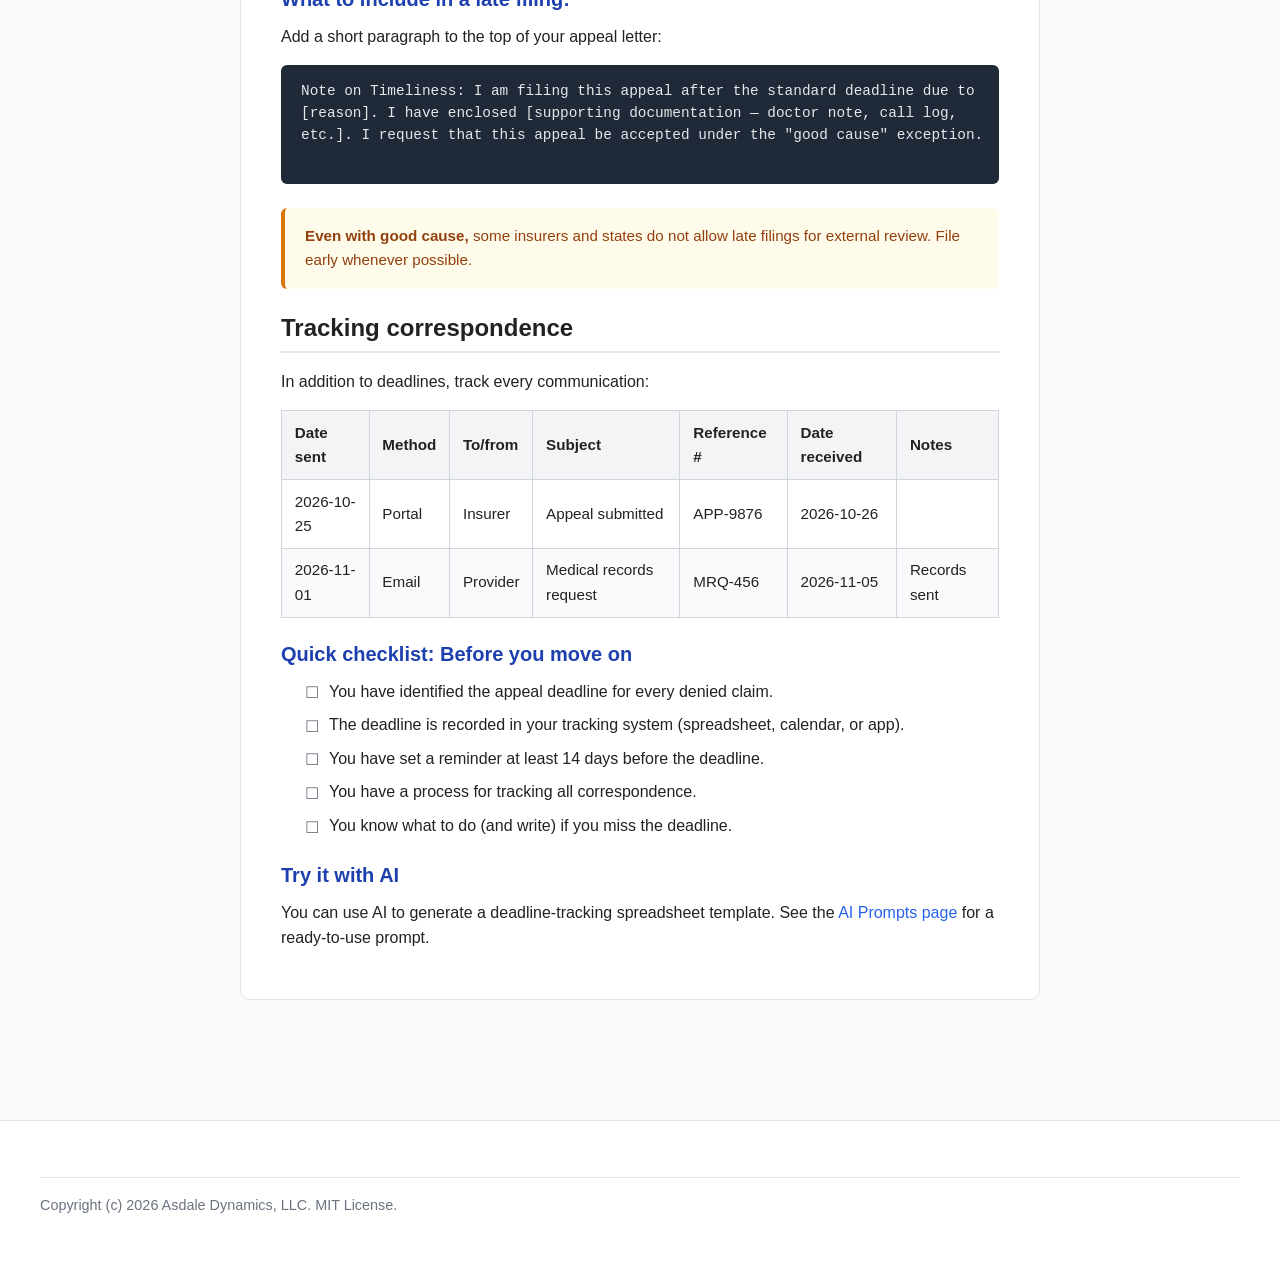
<file: site/deadlines.html>
<!DOCTYPE html>
<html lang="en">
<head>
<meta charset="UTF-8">
<meta name="viewport" content="width=device-width, initial-scale=1.0">
<title>Step 4: Tracking Deadlines | AI Insurance Appeals Guide</title>
<link rel="stylesheet" href="css/style.css">
</head>
<body>

<a href="#main-content" class="skip-link">Skip to main content</a>

<header>
  <div class="header-inner">
    <div class="logo">
      <a href="index.html">AI Insurance Appeals Guide<span class="logo-tag">&#8226; Asdale Dynamics, LLC</span></a>
    </div>
    <nav>
      <a href="index.html">Overview</a>
      <a href="eobs.html">Reading EOBs</a>
      <a href="evidence.html">Gathering Evidence</a>
      <a href="appeals.html">Appeal Letters</a>
      <a href="deadlines.html" class="active">Tracking Deadlines</a>
      <a href="ai-safety.html">Using AI Safely</a>
      <a href="prompts.html">AI Prompts</a>
    </nav>
  </div>
</header>

<main id="main-content">
  <section class="section">
    <h1>Step 4: Tracking Deadlines</h1>
    <p>Missing a filing deadline is the most common reason appeals fail &#8212; not because the argument was weak, but because the insurer is no longer required to consider it. This page shows you how to track deadlines so you never miss one.</p>

    <h2>Why deadlines matter</h2>
    <p>Every denial triggers one or more deadlines. Miss one, and your right to appeal that specific denial expires. The clock typically starts on the <strong>EOB date</strong> or the <strong>denial letter date</strong> &#8212; not the date you discover the denial.</p>

    <h2>Common deadline types</h2>
    <table>
      <thead>
        <tr><th>Deadline type</th><th>Typical length</th><th>When it starts</th></tr>
      </thead>
      <tbody>
        <tr><td><strong>Internal appeal</strong></td><td>180 days</td><td>EOB date or denial letter date</td></tr>
        <tr><td><strong>External review (request)</strong></td><td>Usually 45&#8211;60 days</td><td>Date of internal appeal decision</td></tr>
        <tr><td><strong>External review (hearing)</strong></td><td>Varies by state</td><td>Date of external review request</td></tr>
        <tr><td><strong>Renewed internal appeal</strong></td><td>60&#8211;90 days</td><td>If you get new evidence after the first appeal</td></tr>
        <tr><td><strong>Health plan grievance</strong></td><td>180 days (some plans 90)</td><td>EOB date</td></tr>
      </tbody>
    </table>

    <div class="callout callout-warn">
      <strong>These timelines vary by state and plan.</strong> Check your plan document and the denial letter for the exact deadline. When in doubt, assume the shorter period applies.
    </div>

    <h2>How to find your specific deadline</h2>

    <h3>1. Check the denial letter (not just the EOB)</h3>
    <p>Many plan members stop at the EOB. The denial letter &#8212; sometimes a separate document &#8212; usually states the deadline in plain text:</p>
    <p><em>"You have 180 days from the date of this letter to appeal this decision."</em></p>

    <h3>2. Check your plan's Summary of Benefits</h3>
    <p>Look for a section called "Appeals" or "Grievances and Appeals." It will list the standard timeframes.</p>

    <h3>3. Check your state's insurance regulations</h3>
    <p>Most states require a minimum of 180 days for internal appeals. You can search "[Your state] insurance appeal deadline."</p>

    <h3>4. Call member services</h3>
    <p>Ask specifically: "What is the deadline to appeal claim [number]?" Write down the name of the representative and the date of the call.</p>

    <div class="callout callout-info">
      <strong>Pro tip:</strong> If a representative gives you a different deadline than what is in writing, go with the <strong>shorter</strong> one. When you have two conflicting deadlines, use the earlier date.
    </div>

    <h2>How to track deadlines</h2>
    <p>You do not need expensive software. Here are three options, from simplest to most powerful.</p>

    <h3>Option A: A simple table (Google Sheets or Excel)</h3>
    <p>Create a spreadsheet with these columns:</p>
    <table>
      <thead>
        <tr><th>Claim</th><th>Denial Date</th><th>Deadline</th><th>Days Remaining</th><th>Status</th><th>Notes</th></tr>
      </thead>
      <tbody>
        <tr><td>CLM123...</td><td>2026-10-20</td><td>2027-04-16</td><td>69</td><td>Draft letter</td><td></td></tr>
      </tbody>
    </table>
    <p>Use these formulas:</p>
    <ul>
      <li><strong>Days Remaining:</strong> <code>=Deadline - TODAY()</code> (format as a number)</li>
      <li><strong>Highlight past due:</strong> Conditional formatting &#8594; cells less than today &#8594; red fill.</li>
      <li><strong>Highlight approaching:</strong> Conditional formatting &#8594; cells within 14 days &#8594; yellow fill.</li>
    </ul>

    <h3>Option B: A wall calendar</h3>
    <p>Mark every denial date with a red circle. Then count 180 days forward and mark the deadline with a bold X. Add a reminder 14 days before the deadline.</p>

    <h3>Option C: Digital tools</h3>
    <ul>
      <li><strong>Google Calendar</strong> &#8212; Create an event on the deadline date, then set a reminder 14 days prior.</li>
      <li><strong>Todoist / Things / Microsoft To Do</strong> &#8212; Create a task with a due date.</li>
      <li><strong>Airtable</strong> &#8212; If you want linked records between claims, evidence, and correspondence.</li>
    </ul>

    <h2>What to do when a deadline is near</h2>
    <table>
      <thead>
        <tr><th>Days remaining</th><th>Action</th></tr>
      </thead>
      <tbody>
        <tr><td>30+</td><td>No rush, but review the evidence.</td></tr>
        <tr><td>30&#8211;14</td><td>Draft the appeal letter and gather documents.</td></tr>
        <tr><td>14&#8211;7</td><td>Schedule a final review. Send early if possible.</td></tr>
        <tr><td>7&#8211;3</td><td>Submit the appeal (email, portal, or certified mail).</td></tr>
        <tr><td>3&#8211;0</td><td>Submit immediately. If the deadline falls on a weekend or holiday, submit the business day before.</td></tr>
        <tr><td>0 (past deadline)</td><td>Submit anyway with a "timely good cause" explanation. See below.</td></tr>
      </tbody>
    </table>

    <h2>What if you miss the deadline?</h2>
    <p>You are not automatically out of luck. Most insurers and states allow an appeal to be filed late if you can show <strong>good cause</strong> (also called "excusable neglect").</p>

    <h3>Good cause examples:</h3>
    <ul>
      <li>You were hospitalized or incapacitated during the deadline period.</li>
      <li>You were misinformed by an insurer representative (with notes or a recording).</li>
      <li>You received the EOB very late.</li>
      <li>You were caring for a seriously ill family member.</li>
    </ul>

    <h3>What to include in a late filing:</h3>
    <p>Add a short paragraph to the top of your appeal letter:</p>
    <pre>
Note on Timeliness: I am filing this appeal after the standard deadline due to
[reason]. I have enclosed [supporting documentation &#8212; doctor note, call log,
etc.]. I request that this appeal be accepted under the "good cause" exception.
    </pre>

    <div class="callout callout-warn">
      <strong>Even with good cause,</strong> some insurers and states do not allow late filings for external review. File early whenever possible.
    </div>

    <h2>Tracking correspondence</h2>
    <p>In addition to deadlines, track every communication:</p>
    <table>
      <thead>
        <tr><th>Date sent</th><th>Method</th><th>To/from</th><th>Subject</th><th>Reference #</th><th>Date received</th><th>Notes</th></tr>
      </thead>
      <tbody>
        <tr><td>2026-10-25</td><td>Portal</td><td>Insurer</td><td>Appeal submitted</td><td>APP-9876</td><td>2026-10-26</td><td></td></tr>
        <tr><td>2026-11-01</td><td>Email</td><td>Provider</td><td>Medical records request</td><td>MRQ-456</td><td>2026-11-05</td><td>Records sent</td></tr>
      </tbody>
    </table>

    <h3>Quick checklist: Before you move on</h3>
    <ul class="checklist">
      <li>You have identified the appeal deadline for every denied claim.</li>
      <li>The deadline is recorded in your tracking system (spreadsheet, calendar, or app).</li>
      <li>You have set a reminder at least 14 days before the deadline.</li>
      <li>You have a process for tracking all correspondence.</li>
      <li>You know what to do (and write) if you miss the deadline.</li>
    </ul>

    <h3>Try it with AI</h3>
    <p>You can use AI to generate a deadline-tracking spreadsheet template. See the <a href="prompts.html">AI Prompts page</a> for a ready-to-use prompt.</p>
  </section>
</main>

<footer>
  <div class="footer-inner">
    <p class="copyright">Copyright (c) 2026 Asdale Dynamics, LLC. MIT License.</p>
  </div>
</footer>

</body>
</html>
</file>
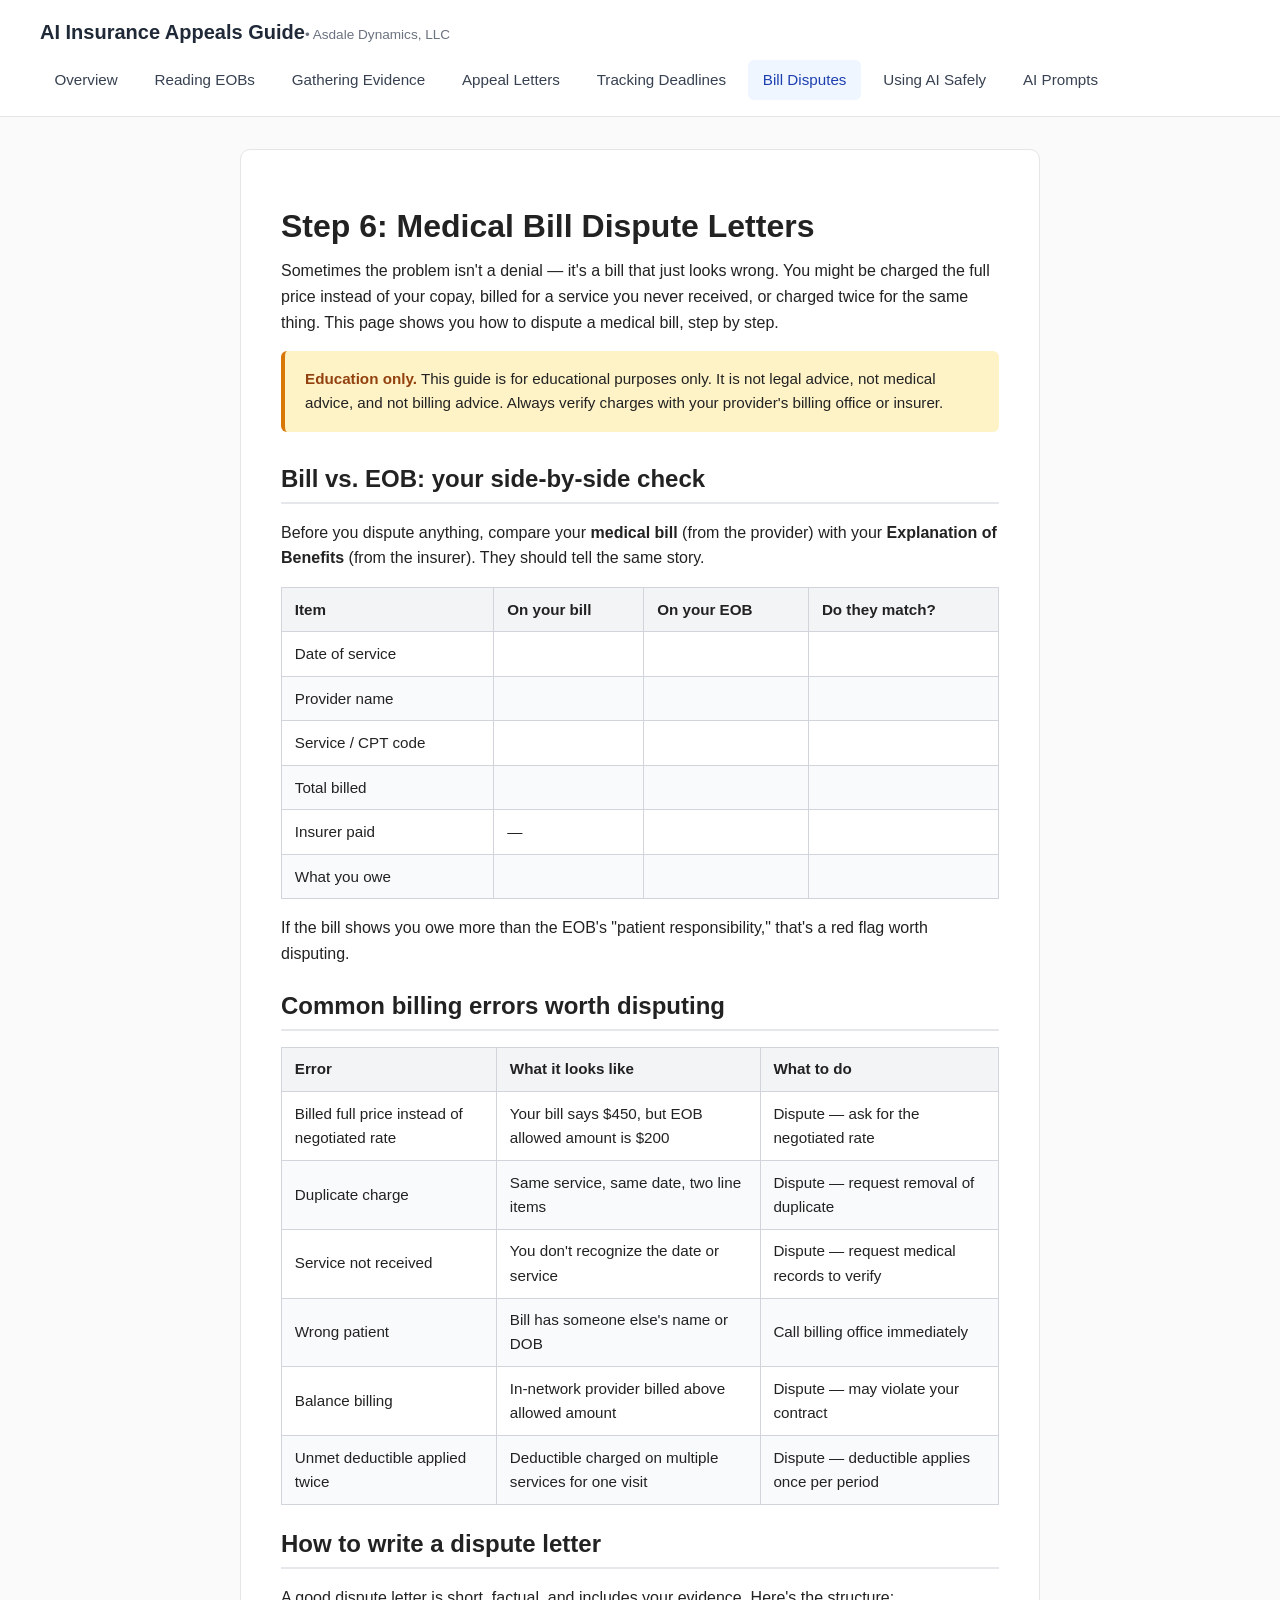
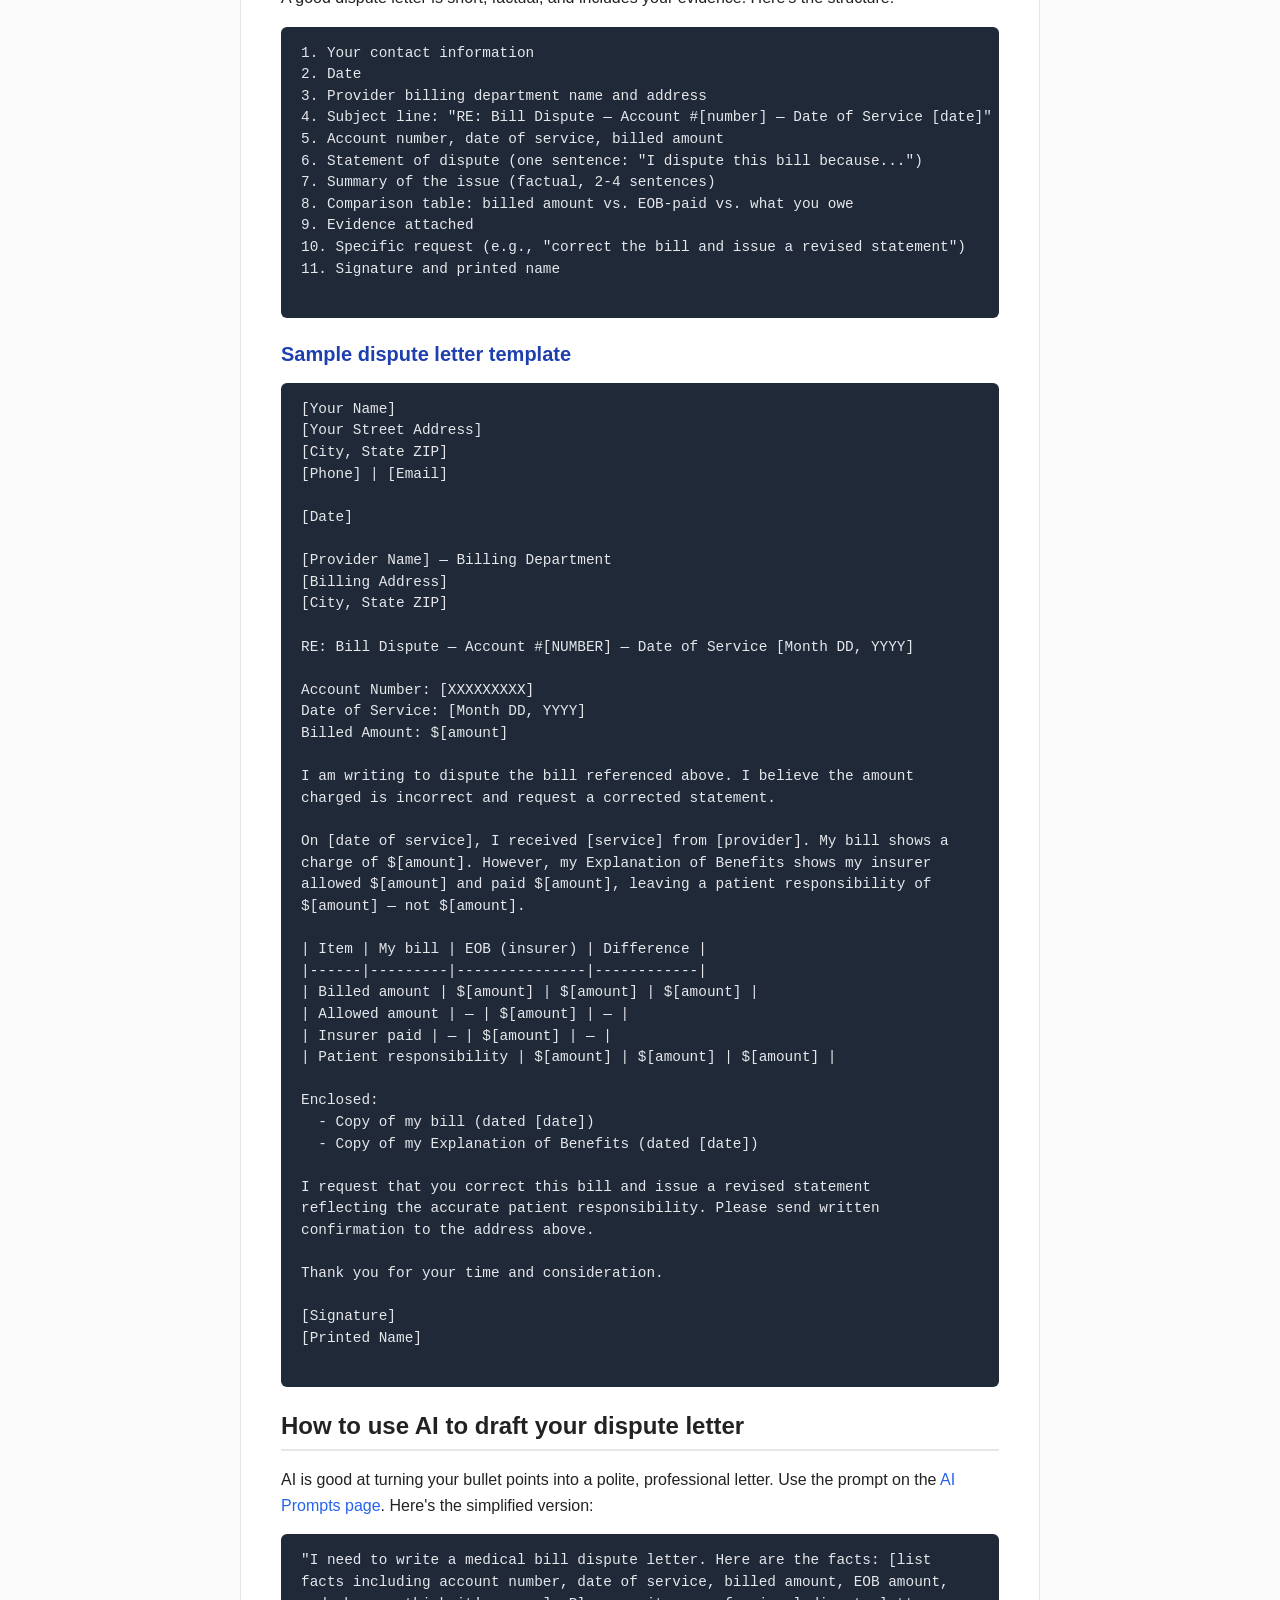
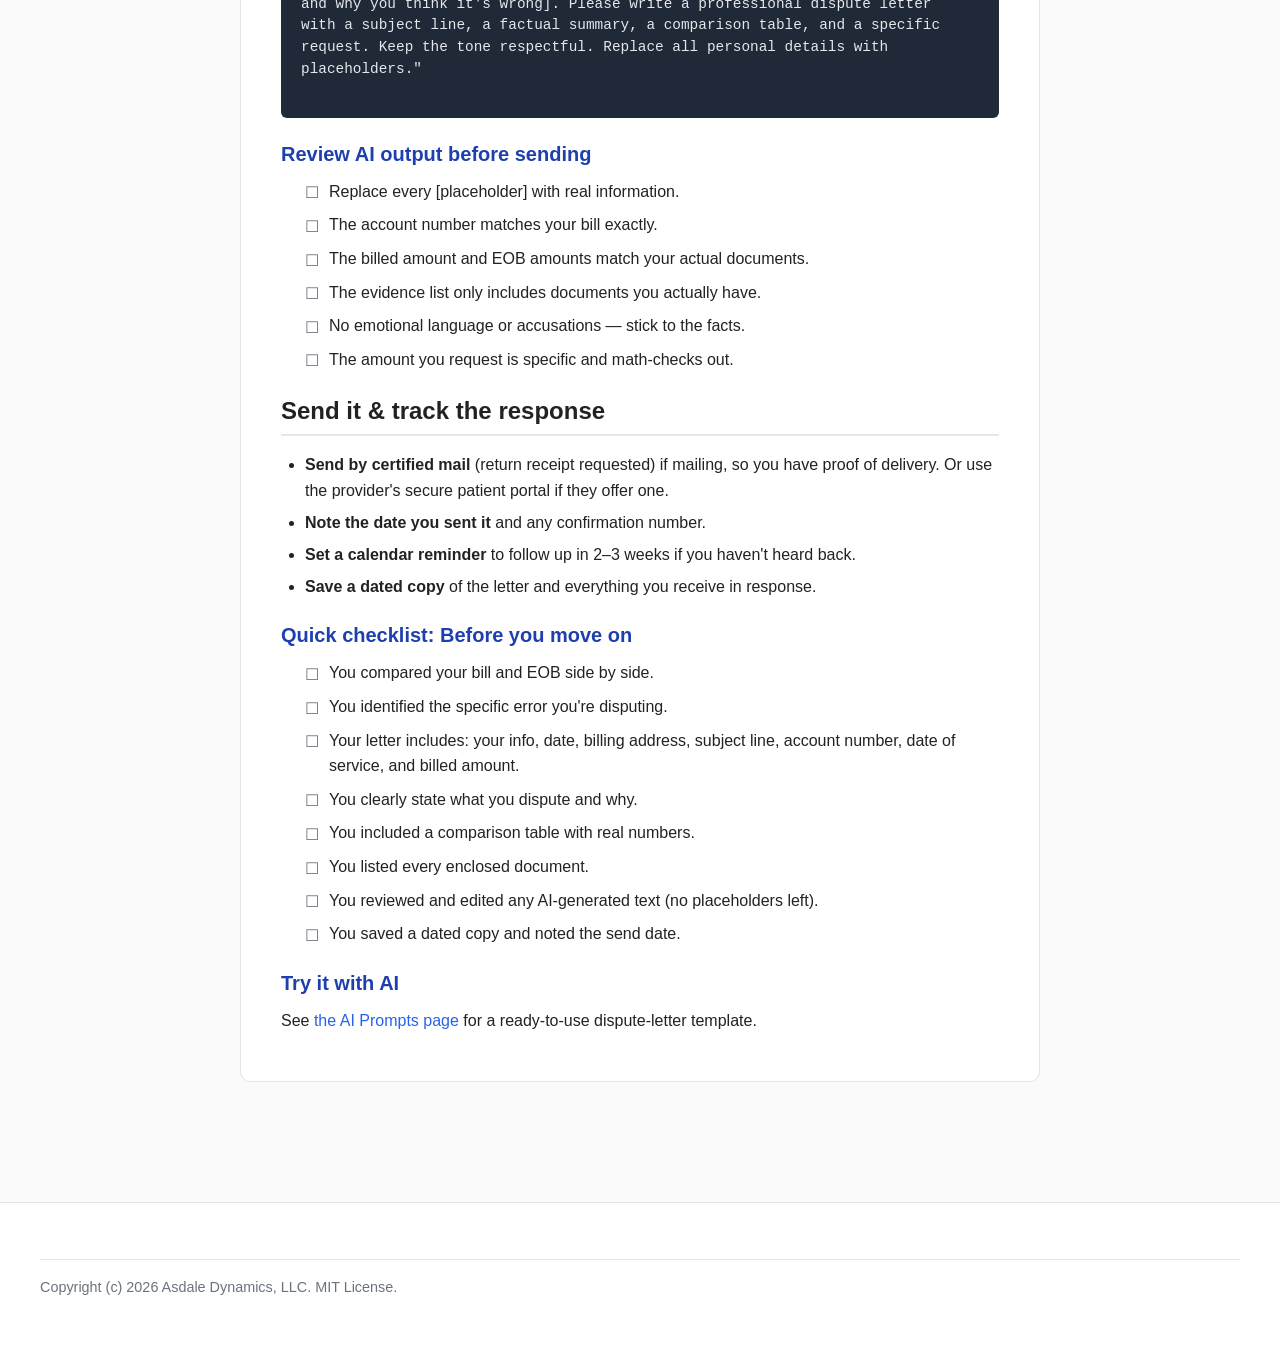
<file: site/disputes.html>
<!DOCTYPE html>
<html lang="en">
<head>
<meta charset="UTF-8">
<meta name="viewport" content="width=device-width, initial-scale=1.0">
<title>Step 6: Medical Bill Dispute Letters | AI Insurance Appeals Guide</title>
<link rel="stylesheet" href="css/style.css">
</head>
<body>

<a href="#main-content" class="skip-link">Skip to main content</a>

<header>
  <div class="header-inner">
    <div class="logo">
      <a href="index.html">AI Insurance Appeals Guide<span class="logo-tag">&#8226; Asdale Dynamics, LLC</span></a>
    </div>
    <nav>
      <a href="index.html">Overview</a>
      <a href="eobs.html">Reading EOBs</a>
      <a href="evidence.html">Gathering Evidence</a>
      <a href="appeals.html">Appeal Letters</a>
      <a href="deadlines.html">Tracking Deadlines</a>
      <a href="disputes.html" class="active">Bill Disputes</a>
      <a href="ai-safety.html">Using AI Safely</a>
      <a href="prompts.html">AI Prompts</a>
    </nav>
  </div>
</header>

<main id="main-content">
  <section class="section">
    <h1>Step 6: Medical Bill Dispute Letters</h1>
    <p>Sometimes the problem isn't a denial — it's a bill that just looks wrong. You might be charged the full price instead of your copay, billed for a service you never received, or charged twice for the same thing. This page shows you how to dispute a medical bill, step by step.</p>
    <div class="disclaimer">
      <strong>Education only.</strong> This guide is for educational purposes only. It is not legal advice, not medical advice, and not billing advice. Always verify charges with your provider's billing office or insurer.
    </div>

    <h2>Bill vs. EOB: your side-by-side check</h2>
    <p>Before you dispute anything, compare your <strong>medical bill</strong> (from the provider) with your <strong>Explanation of Benefits</strong> (from the insurer). They should tell the same story.</p>
    <table>
      <thead>
        <tr><th>Item</th><th>On your bill</th><th>On your EOB</th><th>Do they match?</th></tr>
      </thead>
      <tbody>
        <tr><td>Date of service</td><td></td><td></td><td></td></tr>
        <tr><td>Provider name</td><td></td><td></td><td></td></tr>
        <tr><td>Service / CPT code</td><td></td><td></td><td></td></tr>
        <tr><td>Total billed</td><td></td><td></td><td></td></tr>
        <tr><td>Insurer paid</td><td>—</td><td></td><td></td></tr>
        <tr><td>What you owe</td><td></td><td></td><td></td></tr>
      </tbody>
    </table>
    <p>If the bill shows you owe more than the EOB's "patient responsibility," that's a red flag worth disputing.</p>

    <h2>Common billing errors worth disputing</h2>
    <table>
      <thead>
        <tr><th>Error</th><th>What it looks like</th><th>What to do</th></tr>
      </thead>
      <tbody>
        <tr><td>Billed full price instead of negotiated rate</td><td>Your bill says $450, but EOB allowed amount is $200</td><td>Dispute — ask for the negotiated rate</td></tr>
        <tr><td>Duplicate charge</td><td>Same service, same date, two line items</td><td>Dispute — request removal of duplicate</td></tr>
        <tr><td>Service not received</td><td>You don't recognize the date or service</td><td>Dispute — request medical records to verify</td></tr>
        <tr><td>Wrong patient</td><td>Bill has someone else's name or DOB</td><td>Call billing office immediately</td></tr>
        <tr><td>Balance billing</td><td>In-network provider billed above allowed amount</td><td>Dispute — may violate your contract</td></tr>
        <tr><td>Unmet deductible applied twice</td><td>Deductible charged on multiple services for one visit</td><td>Dispute — deductible applies once per period</td></tr>
      </tbody>
    </table>

    <h2>How to write a dispute letter</h2>
    <p>A good dispute letter is short, factual, and includes your evidence. Here's the structure:</p>
    <pre>
1. Your contact information
2. Date
3. Provider billing department name and address
4. Subject line: "RE: Bill Dispute — Account #[number] — Date of Service [date]"
5. Account number, date of service, billed amount
6. Statement of dispute (one sentence: "I dispute this bill because...")
7. Summary of the issue (factual, 2-4 sentences)
8. Comparison table: billed amount vs. EOB-paid vs. what you owe
9. Evidence attached
10. Specific request (e.g., "correct the bill and issue a revised statement")
11. Signature and printed name
    </pre>

    <h3>Sample dispute letter template</h3>
    <pre>
[Your Name]
[Your Street Address]
[City, State ZIP]
[Phone] | [Email]

[Date]

[Provider Name] — Billing Department
[Billing Address]
[City, State ZIP]

RE: Bill Dispute — Account #[NUMBER] — Date of Service [Month DD, YYYY]

Account Number: [XXXXXXXXX]
Date of Service: [Month DD, YYYY]
Billed Amount: $[amount]

I am writing to dispute the bill referenced above. I believe the amount
charged is incorrect and request a corrected statement.

On [date of service], I received [service] from [provider]. My bill shows a
charge of $[amount]. However, my Explanation of Benefits shows my insurer
allowed $[amount] and paid $[amount], leaving a patient responsibility of
$[amount] — not $[amount].

| Item | My bill | EOB (insurer) | Difference |
|------|---------|---------------|------------|
| Billed amount | $[amount] | $[amount] | $[amount] |
| Allowed amount | — | $[amount] | — |
| Insurer paid | — | $[amount] | — |
| Patient responsibility | $[amount] | $[amount] | $[amount] |

Enclosed:
  - Copy of my bill (dated [date])
  - Copy of my Explanation of Benefits (dated [date])

I request that you correct this bill and issue a revised statement
reflecting the accurate patient responsibility. Please send written
confirmation to the address above.

Thank you for your time and consideration.

[Signature]
[Printed Name]
    </pre>

    <h2>How to use AI to draft your dispute letter</h2>
    <p>AI is good at turning your bullet points into a polite, professional letter. Use the prompt on the <a href="prompts.html">AI Prompts page</a>. Here's the simplified version:</p>
    <pre>
"I need to write a medical bill dispute letter. Here are the facts: [list
facts including account number, date of service, billed amount, EOB amount,
and why you think it's wrong]. Please write a professional dispute letter
with a subject line, a factual summary, a comparison table, and a specific
request. Keep the tone respectful. Replace all personal details with
placeholders."
    </pre>

    <h3>Review AI output before sending</h3>
    <ul class="checklist">
      <li>Replace every [placeholder] with real information.</li>
      <li>The account number matches your bill exactly.</li>
      <li>The billed amount and EOB amounts match your actual documents.</li>
      <li>The evidence list only includes documents you actually have.</li>
      <li>No emotional language or accusations — stick to the facts.</li>
      <li>The amount you request is specific and math-checks out.</li>
    </ul>

    <h2>Send it &amp; track the response</h2>
    <ul>
      <li><strong>Send by certified mail</strong> (return receipt requested) if mailing, so you have proof of delivery. Or use the provider's secure patient portal if they offer one.</li>
      <li><strong>Note the date you sent it</strong> and any confirmation number.</li>
      <li><strong>Set a calendar reminder</strong> to follow up in 2–3 weeks if you haven't heard back.</li>
      <li><strong>Save a dated copy</strong> of the letter and everything you receive in response.</li>
    </ul>

    <h3>Quick checklist: Before you move on</h3>
    <ul class="checklist">
      <li>You compared your bill and EOB side by side.</li>
      <li>You identified the specific error you're disputing.</li>
      <li>Your letter includes: your info, date, billing address, subject line, account number, date of service, and billed amount.</li>
      <li>You clearly state what you dispute and why.</li>
      <li>You included a comparison table with real numbers.</li>
      <li>You listed every enclosed document.</li>
      <li>You reviewed and edited any AI-generated text (no placeholders left).</li>
      <li>You saved a dated copy and noted the send date.</li>
    </ul>

    <h3>Try it with AI</h3>
    <p>See <a href="prompts.html">the AI Prompts page</a> for a ready-to-use dispute-letter template.</p>
  </section>
</main>

<footer>
  <div class="footer-inner">
    <p class="copyright">Copyright (c) 2026 Asdale Dynamics, LLC. MIT License.</p>
  </div>
</footer>

</body>
</html>
</file>
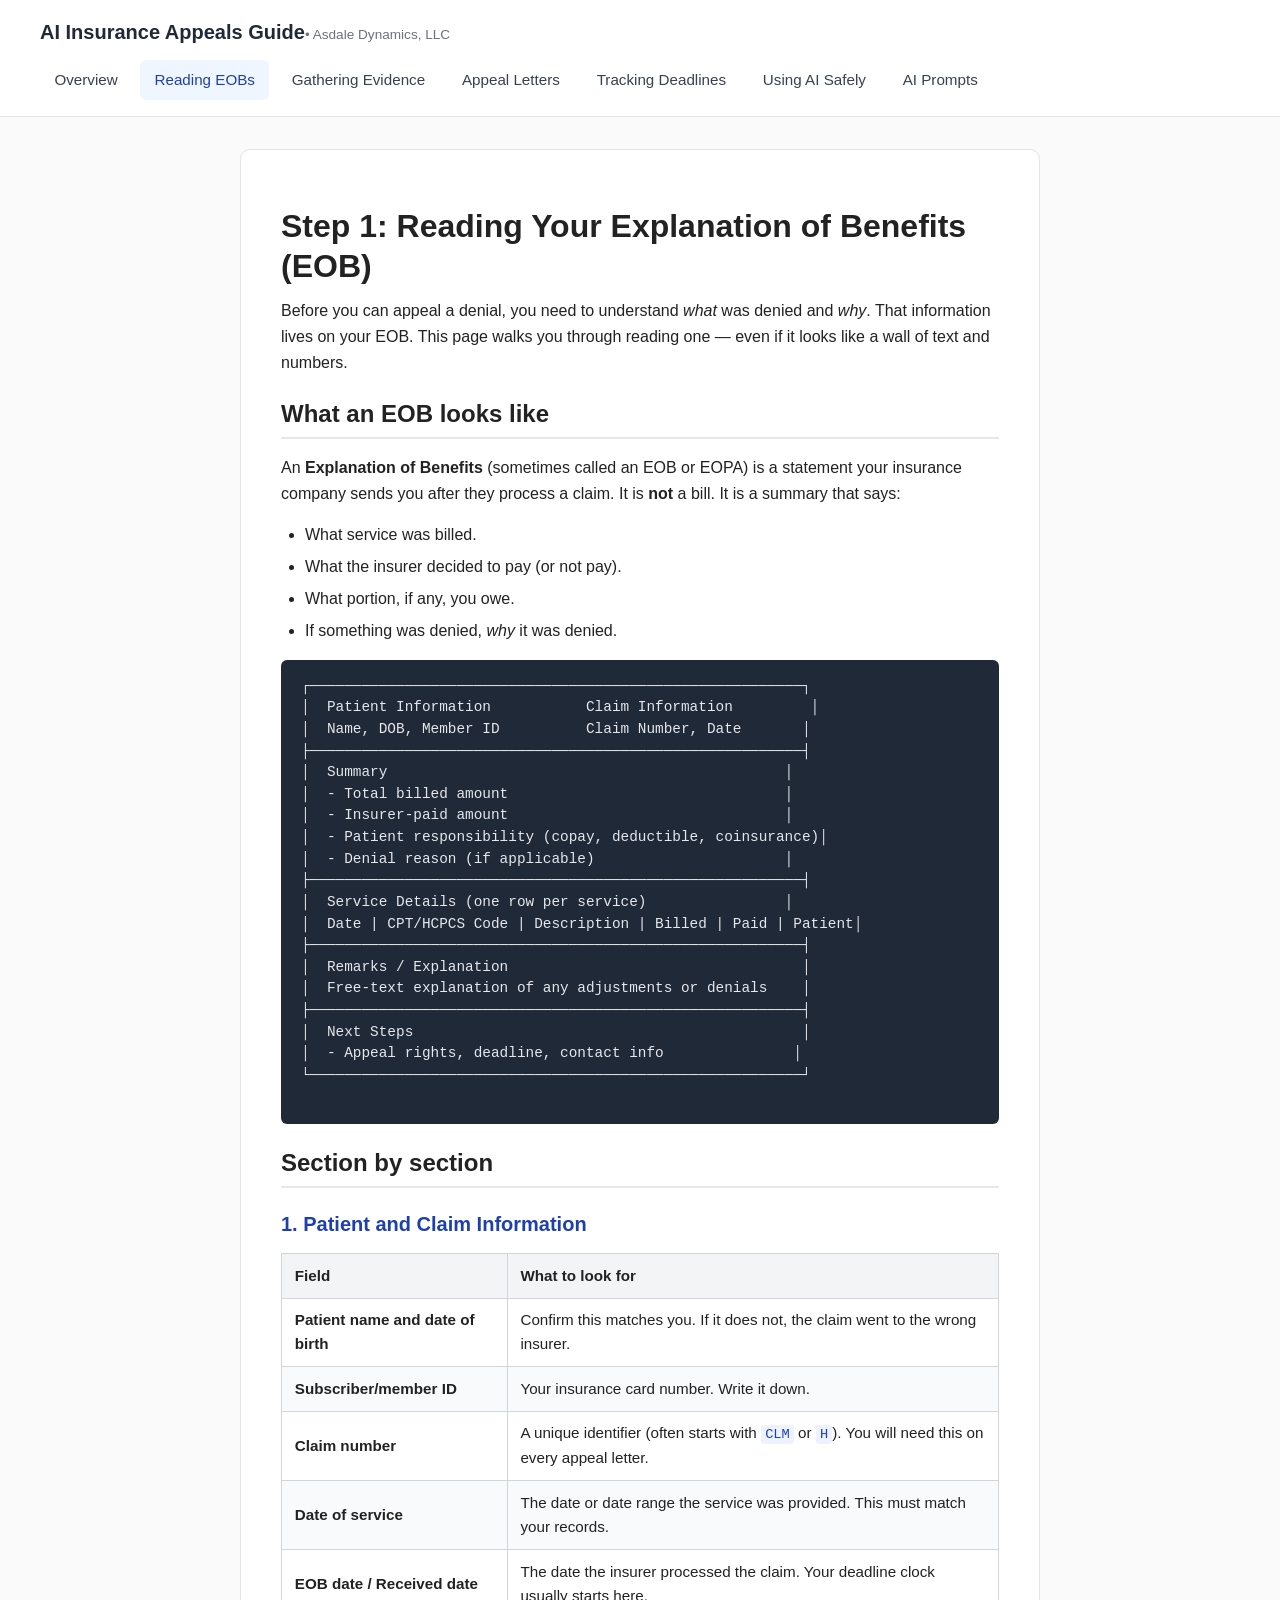
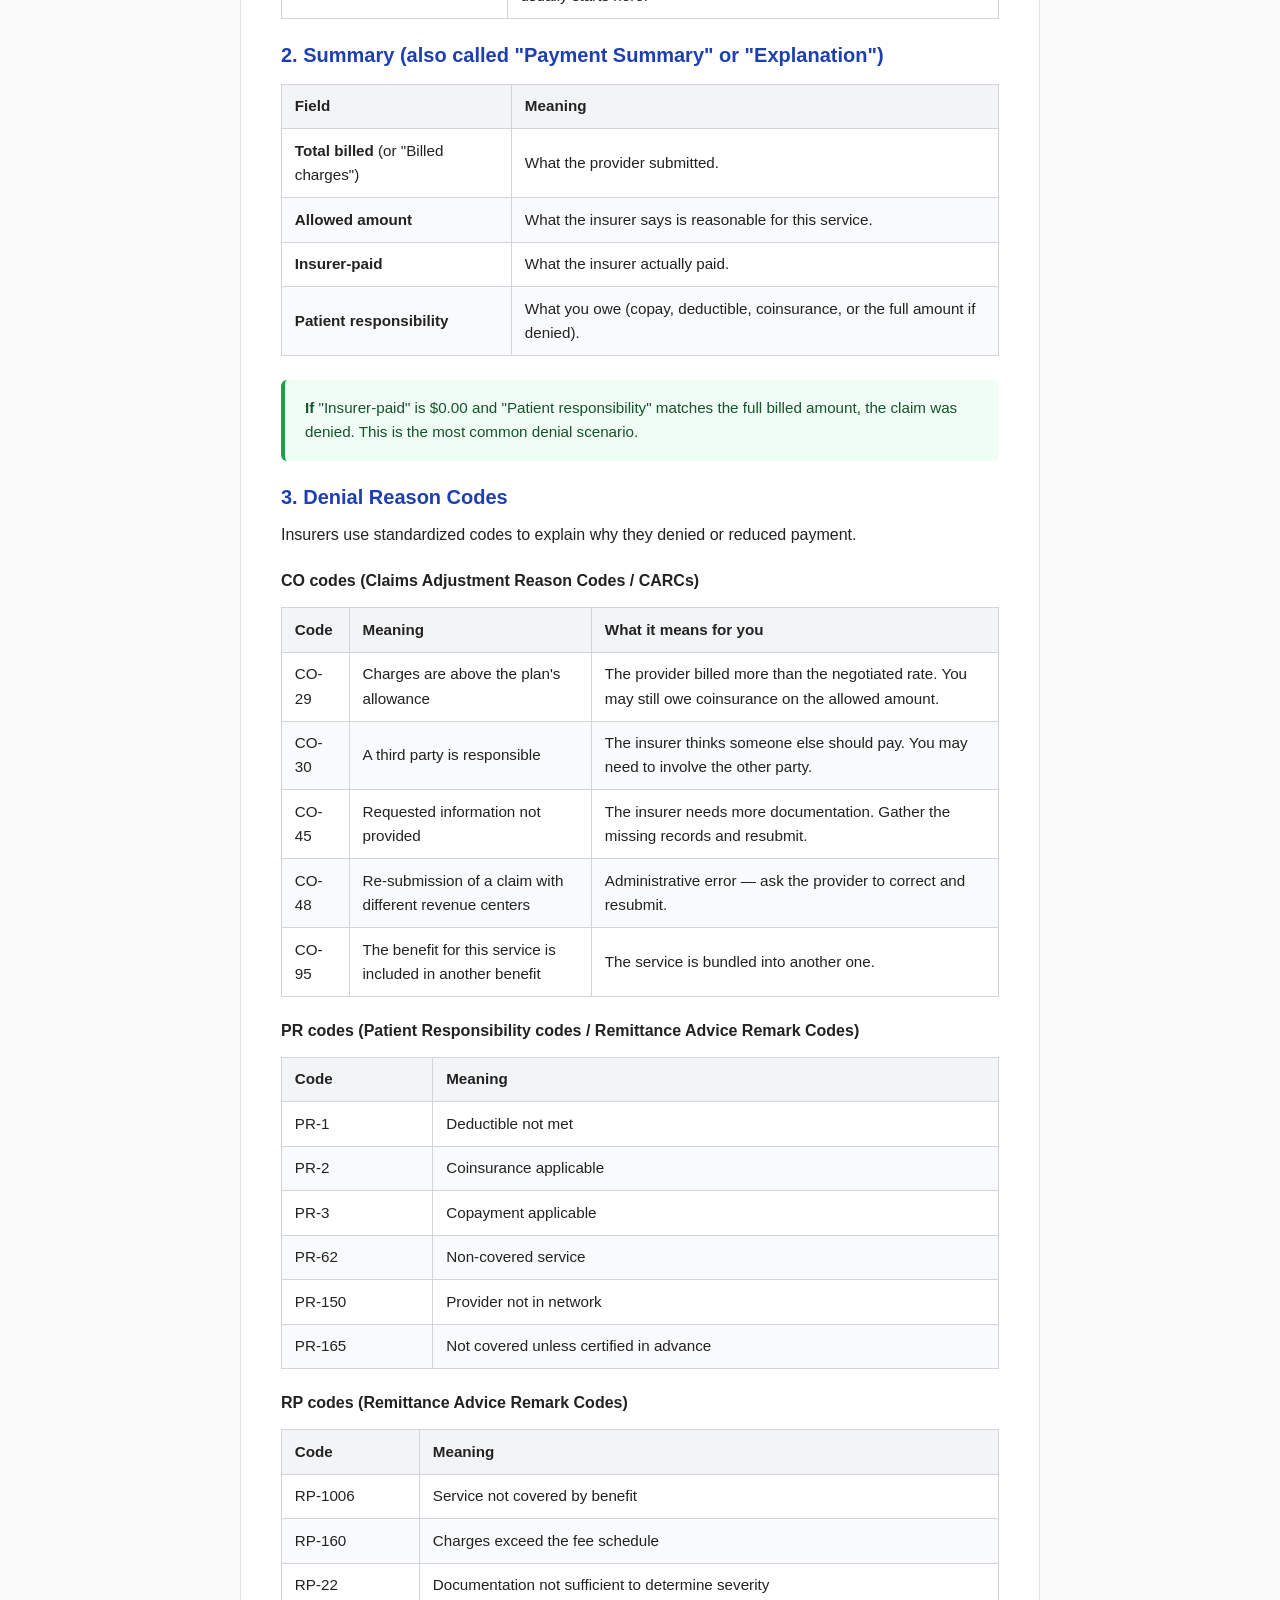
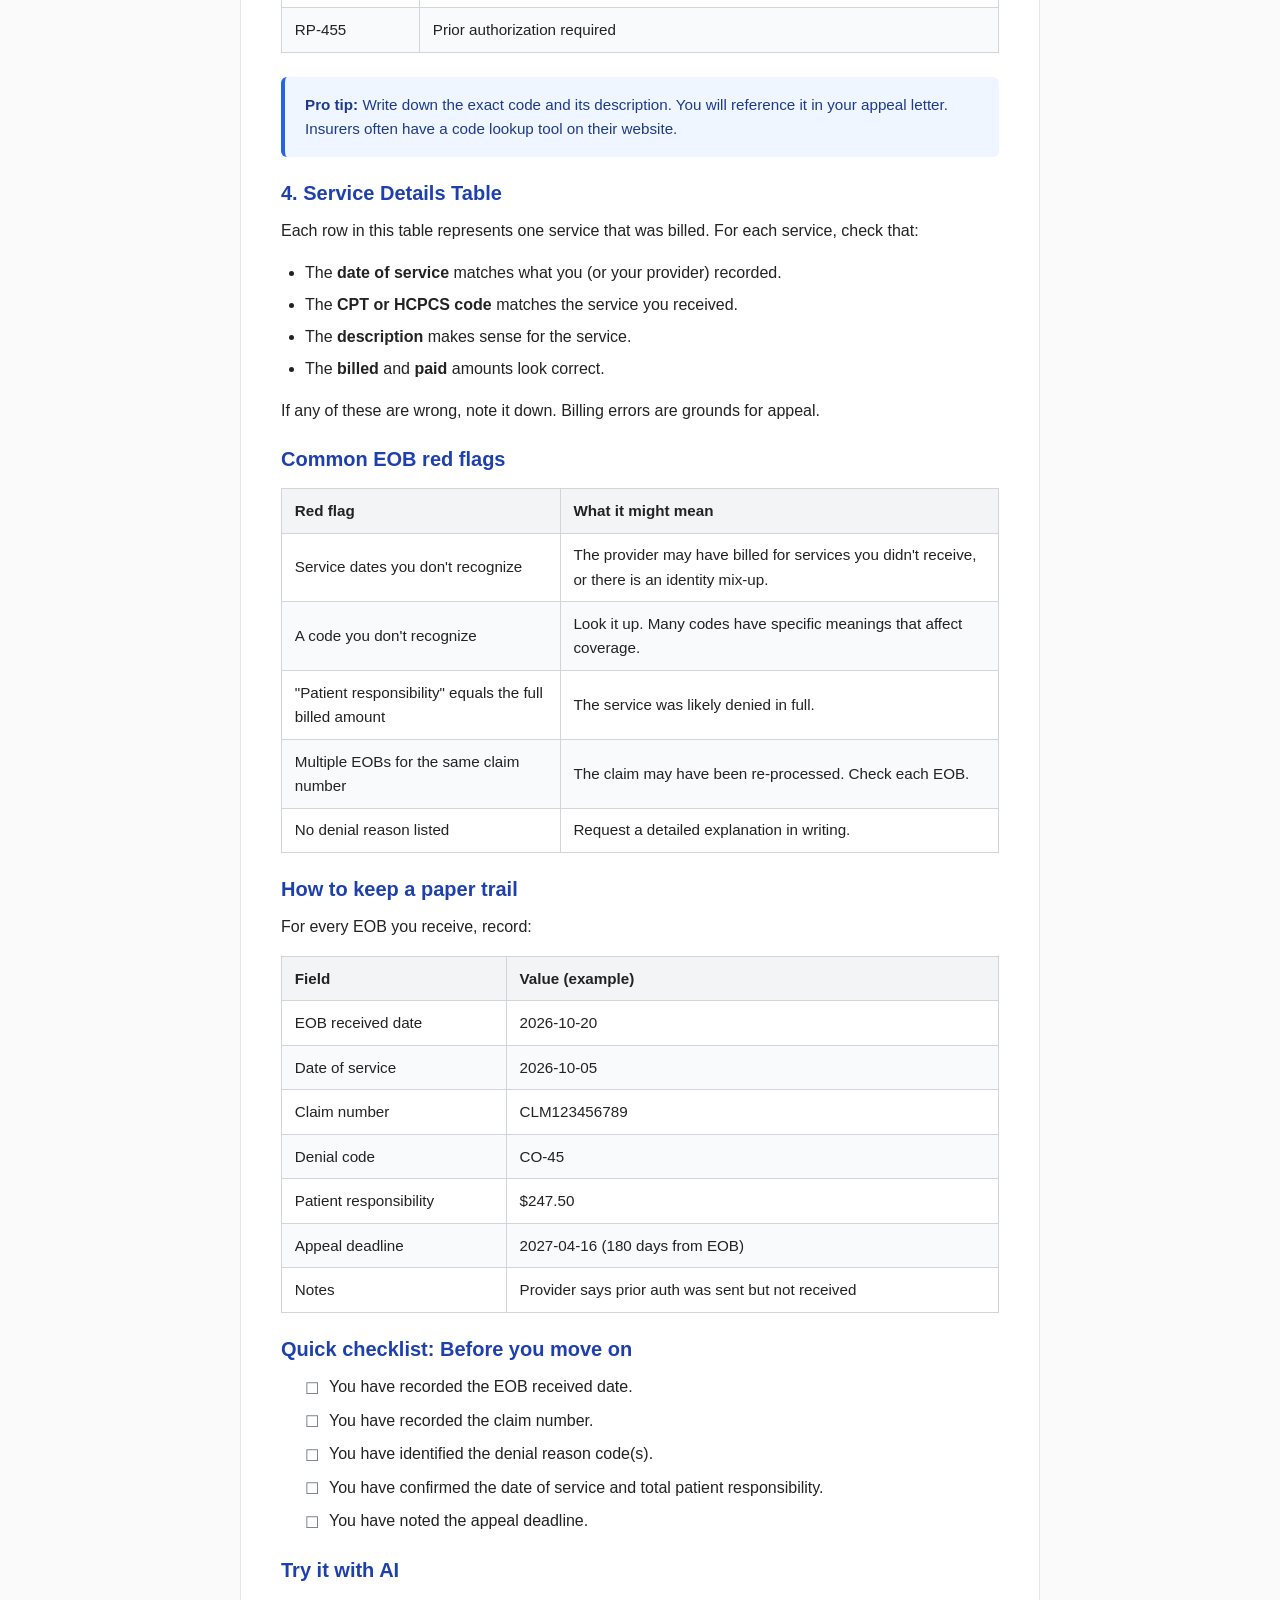
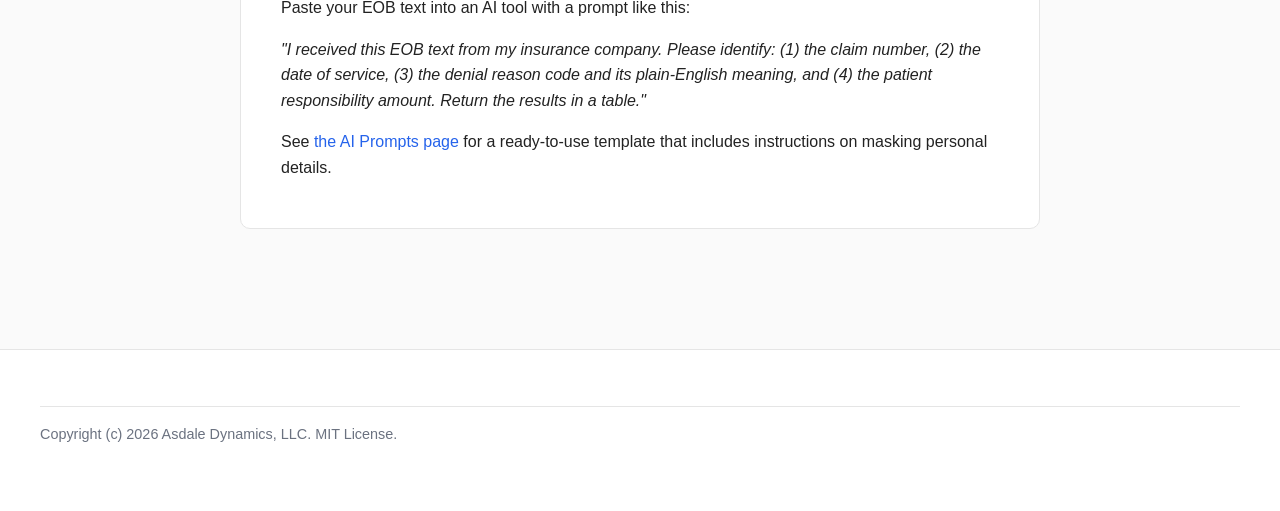
<file: site/eobs.html>
<!DOCTYPE html>
<html lang="en">
<head>
<meta charset="UTF-8">
<meta name="viewport" content="width=device-width, initial-scale=1.0">
<title>Step 1: Reading Your Explanation of Benefits | AI Insurance Appeals Guide</title>
<link rel="stylesheet" href="css/style.css">
</head>
<body>

<a href="#main-content" class="skip-link">Skip to main content</a>

<header>
  <div class="header-inner">
    <div class="logo">
      <a href="index.html">AI Insurance Appeals Guide<span class="logo-tag">&#8226; Asdale Dynamics, LLC</span></a>
    </div>
    <nav>
      <a href="index.html">Overview</a>
      <a href="eobs.html" class="active">Reading EOBs</a>
      <a href="evidence.html">Gathering Evidence</a>
      <a href="appeals.html">Appeal Letters</a>
      <a href="deadlines.html">Tracking Deadlines</a>
      <a href="ai-safety.html">Using AI Safely</a>
      <a href="prompts.html">AI Prompts</a>
    </nav>
  </div>
</header>

<main id="main-content">
  <section class="section">
    <h1>Step 1: Reading Your Explanation of Benefits (EOB)</h1>
    <p>Before you can appeal a denial, you need to understand <em>what</em> was denied and <em>why</em>. That information lives on your EOB. This page walks you through reading one &#8212; even if it looks like a wall of text and numbers.</p>

    <h2>What an EOB looks like</h2>
    <p>An <strong>Explanation of Benefits</strong> (sometimes called an EOB or EOPA) is a statement your insurance company sends you after they process a claim. It is <strong>not</strong> a bill. It is a summary that says:</p>
    <ul>
      <li>What service was billed.</li>
      <li>What the insurer decided to pay (or not pay).</li>
      <li>What portion, if any, you owe.</li>
      <li>If something was denied, <em>why</em> it was denied.</li>
    </ul>

    <pre>
┌─────────────────────────────────────────────────────────┐
│  Patient Information           Claim Information         │
│  Name, DOB, Member ID          Claim Number, Date       │
├─────────────────────────────────────────────────────────┤
│  Summary                                              │
│  - Total billed amount                                │
│  - Insurer-paid amount                                │
│  - Patient responsibility (copay, deductible, coinsurance)│
│  - Denial reason (if applicable)                      │
├─────────────────────────────────────────────────────────┤
│  Service Details (one row per service)                │
│  Date | CPT/HCPCS Code | Description | Billed | Paid | Patient│
├─────────────────────────────────────────────────────────┤
│  Remarks / Explanation                                  │
│  Free-text explanation of any adjustments or denials    │
├─────────────────────────────────────────────────────────┤
│  Next Steps                                             │
│  - Appeal rights, deadline, contact info               │
└─────────────────────────────────────────────────────────┘
    </pre>

    <h2>Section by section</h2>

    <h3>1. Patient and Claim Information</h3>
    <table>
      <thead>
        <tr><th>Field</th><th>What to look for</th></tr>
      </thead>
      <tbody>
        <tr><td><strong>Patient name and date of birth</strong></td><td>Confirm this matches you. If it does not, the claim went to the wrong insurer.</td></tr>
        <tr><td><strong>Subscriber/member ID</strong></td><td>Your insurance card number. Write it down.</td></tr>
        <tr><td><strong>Claim number</strong></td><td>A unique identifier (often starts with <code>CLM</code> or <code>H</code>). You will need this on every appeal letter.</td></tr>
        <tr><td><strong>Date of service</strong></td><td>The date or date range the service was provided. This must match your records.</td></tr>
        <tr><td><strong>EOB date / Received date</strong></td><td>The date the insurer processed the claim. Your deadline clock usually starts here.</td></tr>
      </tbody>
    </table>

    <h3>2. Summary (also called "Payment Summary" or "Explanation")</h3>
    <table>
      <thead>
        <tr><th>Field</th><th>Meaning</th></tr>
      </thead>
      <tbody>
        <tr><td><strong>Total billed</strong> (or "Billed charges")</td><td>What the provider submitted.</td></tr>
        <tr><td><strong>Allowed amount</strong></td><td>What the insurer says is reasonable for this service.</td></tr>
        <tr><td><strong>Insurer-paid</strong></td><td>What the insurer actually paid.</td></tr>
        <tr><td><strong>Patient responsibility</strong></td><td>What you owe (copay, deductible, coinsurance, or the full amount if denied).</td></tr>
      </tbody>
    </table>

    <div class="callout callout-tip">
      <strong>If</strong> "Insurer-paid" is $0.00 and "Patient responsibility" matches the full billed amount, the claim was denied. This is the most common denial scenario.
    </div>

    <h3>3. Denial Reason Codes</h3>
    <p>Insurers use standardized codes to explain why they denied or reduced payment.</p>

    <h4>CO codes (Claims Adjustment Reason Codes / CARCs)</h4>
    <table>
      <thead>
        <tr><th>Code</th><th>Meaning</th><th>What it means for you</th></tr>
      </thead>
      <tbody>
        <tr><td>CO-29</td><td>Charges are above the plan's allowance</td><td>The provider billed more than the negotiated rate. You may still owe coinsurance on the allowed amount.</td></tr>
        <tr><td>CO-30</td><td>A third party is responsible</td><td>The insurer thinks someone else should pay. You may need to involve the other party.</td></tr>
        <tr><td>CO-45</td><td>Requested information not provided</td><td>The insurer needs more documentation. Gather the missing records and resubmit.</td></tr>
        <tr><td>CO-48</td><td>Re-submission of a claim with different revenue centers</td><td>Administrative error &#8212; ask the provider to correct and resubmit.</td></tr>
        <tr><td>CO-95</td><td>The benefit for this service is included in another benefit</td><td>The service is bundled into another one.</td></tr>
      </tbody>
    </table>

    <h4>PR codes (Patient Responsibility codes / Remittance Advice Remark Codes)</h4>
    <table>
      <thead>
        <tr><th>Code</th><th>Meaning</th></tr>
      </thead>
      <tbody>
        <tr><td>PR-1</td><td>Deductible not met</td></tr>
        <tr><td>PR-2</td><td>Coinsurance applicable</td></tr>
        <tr><td>PR-3</td><td>Copayment applicable</td></tr>
        <tr><td>PR-62</td><td>Non-covered service</td></tr>
        <tr><td>PR-150</td><td>Provider not in network</td></tr>
        <tr><td>PR-165</td><td>Not covered unless certified in advance</td></tr>
      </tbody>
    </table>

    <h4>RP codes (Remittance Advice Remark Codes)</h4>
    <table>
      <thead>
        <tr><th>Code</th><th>Meaning</th></tr>
      </thead>
      <tbody>
        <tr><td>RP-1006</td><td>Service not covered by benefit</td></tr>
        <tr><td>RP-160</td><td>Charges exceed the fee schedule</td></tr>
        <tr><td>RP-22</td><td>Documentation not sufficient to determine severity</td></tr>
        <tr><td>RP-455</td><td>Prior authorization required</td></tr>
      </tbody>
    </table>

    <div class="callout callout-info">
      <strong>Pro tip:</strong> Write down the exact code and its description. You will reference it in your appeal letter. Insurers often have a code lookup tool on their website.
    </div>

    <h3>4. Service Details Table</h3>
    <p>Each row in this table represents one service that was billed. For each service, check that:</p>
    <ul>
      <li>The <strong>date of service</strong> matches what you (or your provider) recorded.</li>
      <li>The <strong>CPT or HCPCS code</strong> matches the service you received.</li>
      <li>The <strong>description</strong> makes sense for the service.</li>
      <li>The <strong>billed</strong> and <strong>paid</strong> amounts look correct.</li>
    </ul>
    <p>If any of these are wrong, note it down. Billing errors are grounds for appeal.</p>

    <h3>Common EOB red flags</h3>
    <table>
      <thead>
        <tr><th>Red flag</th><th>What it might mean</th></tr>
      </thead>
      <tbody>
        <tr><td>Service dates you don't recognize</td><td>The provider may have billed for services you didn't receive, or there is an identity mix-up.</td></tr>
        <tr><td>A code you don't recognize</td><td>Look it up. Many codes have specific meanings that affect coverage.</td></tr>
        <tr><td>"Patient responsibility" equals the full billed amount</td><td>The service was likely denied in full.</td></tr>
        <tr><td>Multiple EOBs for the same claim number</td><td>The claim may have been re-processed. Check each EOB.</td></tr>
        <tr><td>No denial reason listed</td><td>Request a detailed explanation in writing.</td></tr>
      </tbody>
    </table>

    <h3>How to keep a paper trail</h3>
    <p>For every EOB you receive, record:</p>
    <table>
      <thead>
        <tr><th>Field</th><th>Value (example)</th></tr>
      </thead>
      <tbody>
        <tr><td>EOB received date</td><td>2026-10-20</td></tr>
        <tr><td>Date of service</td><td>2026-10-05</td></tr>
        <tr><td>Claim number</td><td>CLM123456789</td></tr>
        <tr><td>Denial code</td><td>CO-45</td></tr>
        <tr><td>Patient responsibility</td><td>$247.50</td></tr>
        <tr><td>Appeal deadline</td><td>2027-04-16 (180 days from EOB)</td></tr>
        <tr><td>Notes</td><td>Provider says prior auth was sent but not received</td></tr>
      </tbody>
    </table>

    <h3>Quick checklist: Before you move on</h3>
    <ul class="checklist">
      <li>You have recorded the EOB received date.</li>
      <li>You have recorded the claim number.</li>
      <li>You have identified the denial reason code(s).</li>
      <li>You have confirmed the date of service and total patient responsibility.</li>
      <li>You have noted the appeal deadline.</li>
    </ul>

    <h3>Try it with AI</h3>
    <p>Paste your EOB text into an AI tool with a prompt like this:</p>
    <p><em>"I received this EOB text from my insurance company. Please identify: (1) the claim number, (2) the date of service, (3) the denial reason code and its plain-English meaning, and (4) the patient responsibility amount. Return the results in a table."</em></p>
    <p>See <a href="prompts.html">the AI Prompts page</a> for a ready-to-use template that includes instructions on masking personal details.</p>
  </section>
</main>

<footer>
  <div class="footer-inner">
    <p class="copyright">Copyright (c) 2026 Asdale Dynamics, LLC. MIT License.</p>
  </div>
</footer>

</body>
</html>
</file>
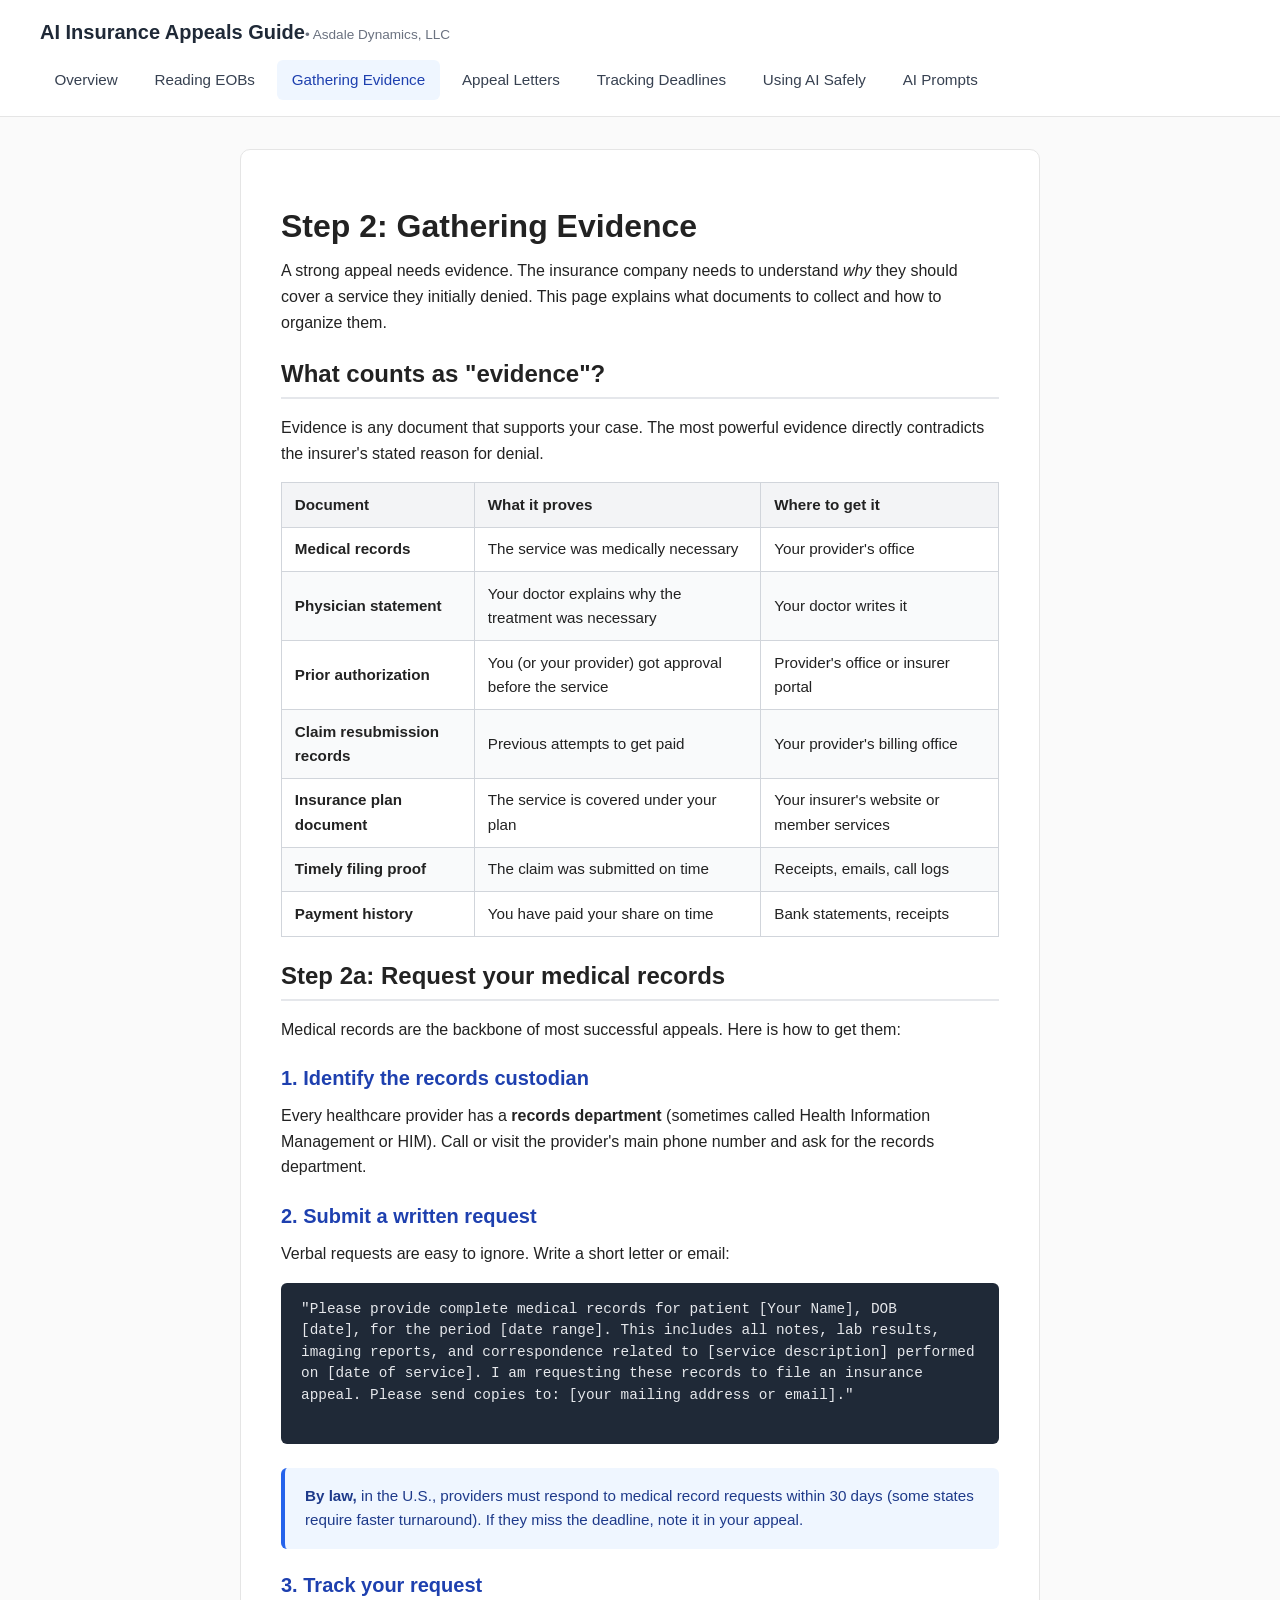
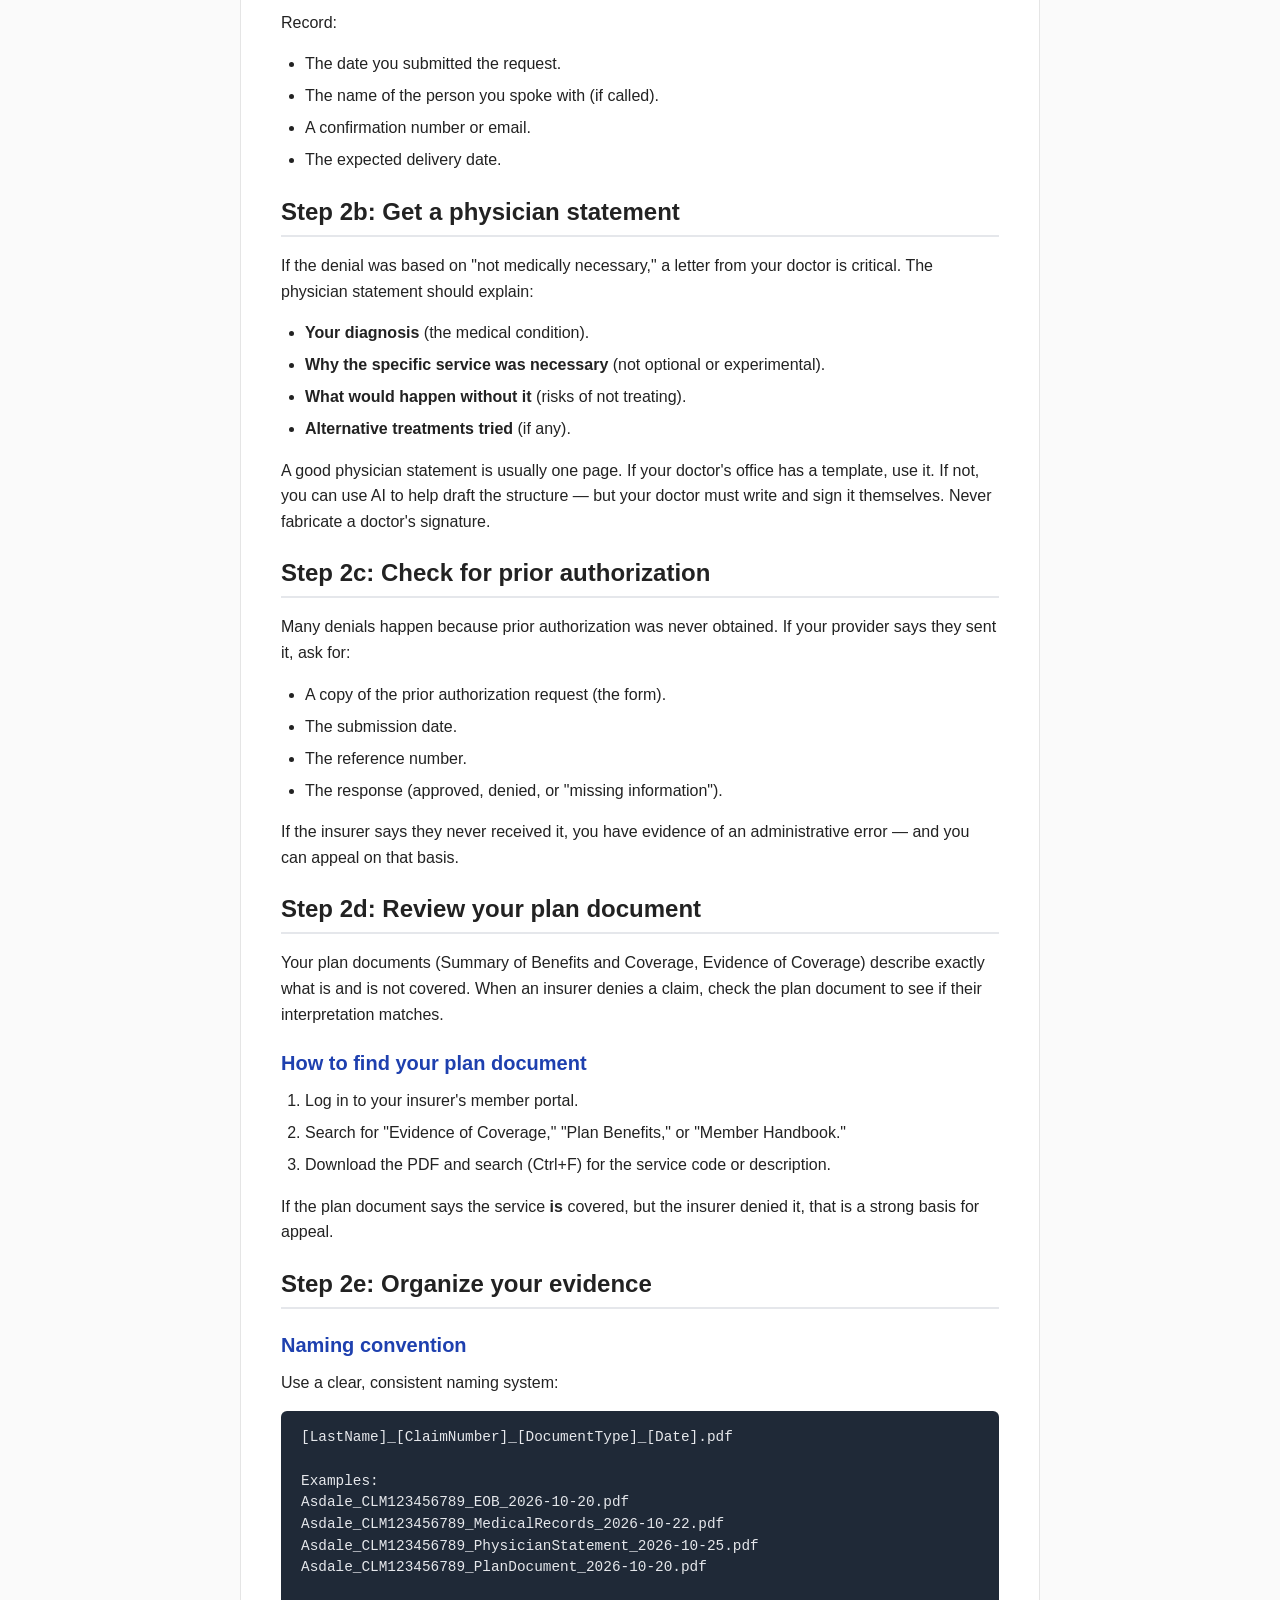
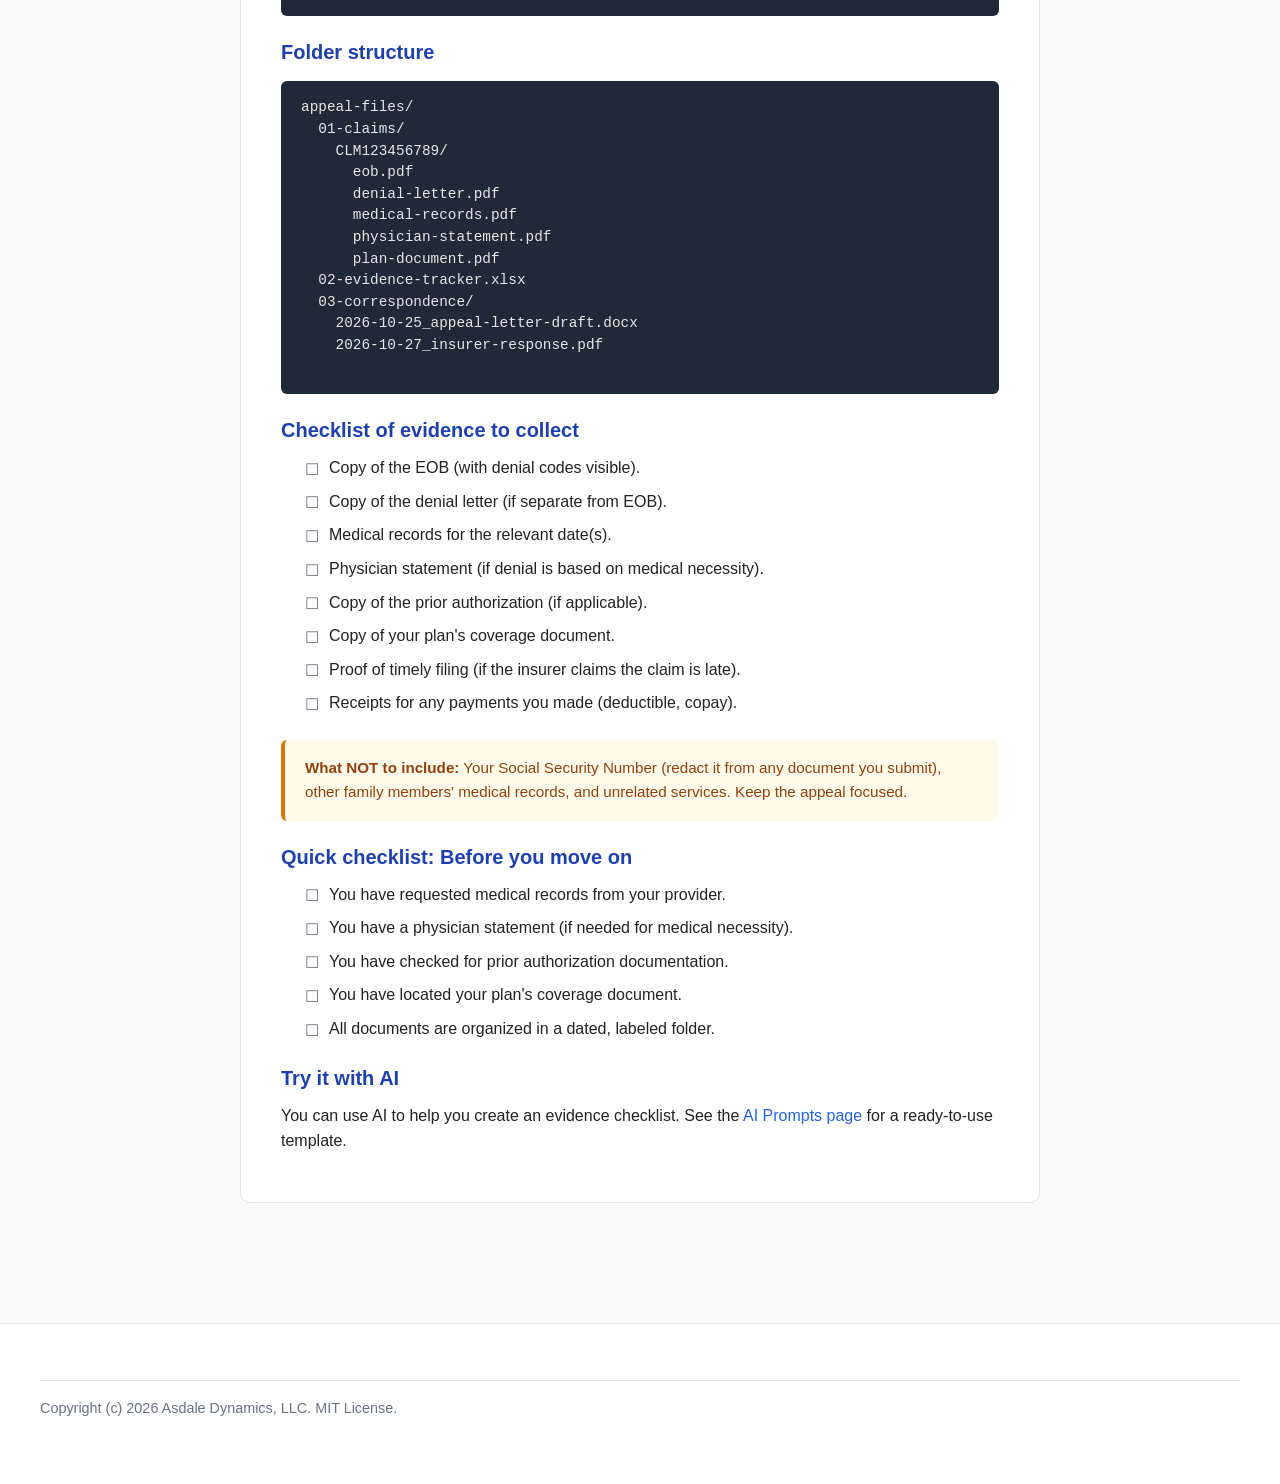
<file: site/evidence.html>
<!DOCTYPE html>
<html lang="en">
<head>
<meta charset="UTF-8">
<meta name="viewport" content="width=device-width, initial-scale=1.0">
<title>Step 2: Gathering Evidence | AI Insurance Appeals Guide</title>
<link rel="stylesheet" href="css/style.css">
</head>
<body>

<a href="#main-content" class="skip-link">Skip to main content</a>

<header>
  <div class="header-inner">
    <div class="logo">
      <a href="index.html">AI Insurance Appeals Guide<span class="logo-tag">&#8226; Asdale Dynamics, LLC</span></a>
    </div>
    <nav>
      <a href="index.html">Overview</a>
      <a href="eobs.html">Reading EOBs</a>
      <a href="evidence.html" class="active">Gathering Evidence</a>
      <a href="appeals.html">Appeal Letters</a>
      <a href="deadlines.html">Tracking Deadlines</a>
      <a href="ai-safety.html">Using AI Safely</a>
      <a href="prompts.html">AI Prompts</a>
    </nav>
  </div>
</header>

<main id="main-content">
  <section class="section">
    <h1>Step 2: Gathering Evidence</h1>
    <p>A strong appeal needs evidence. The insurance company needs to understand <em>why</em> they should cover a service they initially denied. This page explains what documents to collect and how to organize them.</p>

    <h2>What counts as "evidence"?</h2>
    <p>Evidence is any document that supports your case. The most powerful evidence directly contradicts the insurer's stated reason for denial.</p>
    <table>
      <thead>
        <tr><th>Document</th><th>What it proves</th><th>Where to get it</th></tr>
      </thead>
      <tbody>
        <tr><td><strong>Medical records</strong></td><td>The service was medically necessary</td><td>Your provider's office</td></tr>
        <tr><td><strong>Physician statement</strong></td><td>Your doctor explains why the treatment was necessary</td><td>Your doctor writes it</td></tr>
        <tr><td><strong>Prior authorization</strong></td><td>You (or your provider) got approval before the service</td><td>Provider's office or insurer portal</td></tr>
        <tr><td><strong>Claim resubmission records</strong></td><td>Previous attempts to get paid</td><td>Your provider's billing office</td></tr>
        <tr><td><strong>Insurance plan document</strong></td><td>The service is covered under your plan</td><td>Your insurer's website or member services</td></tr>
        <tr><td><strong>Timely filing proof</strong></td><td>The claim was submitted on time</td><td>Receipts, emails, call logs</td></tr>
        <tr><td><strong>Payment history</strong></td><td>You have paid your share on time</td><td>Bank statements, receipts</td></tr>
      </tbody>
    </table>

    <h2>Step 2a: Request your medical records</h2>
    <p>Medical records are the backbone of most successful appeals. Here is how to get them:</p>

    <h3>1. Identify the records custodian</h3>
    <p>Every healthcare provider has a <strong>records department</strong> (sometimes called Health Information Management or HIM). Call or visit the provider's main phone number and ask for the records department.</p>

    <h3>2. Submit a written request</h3>
    <p>Verbal requests are easy to ignore. Write a short letter or email:</p>
    <pre>
"Please provide complete medical records for patient [Your Name], DOB
[date], for the period [date range]. This includes all notes, lab results,
imaging reports, and correspondence related to [service description] performed
on [date of service]. I am requesting these records to file an insurance
appeal. Please send copies to: [your mailing address or email]."
    </pre>

    <div class="callout callout-info">
      <strong>By law,</strong> in the U.S., providers must respond to medical record requests within 30 days (some states require faster turnaround). If they miss the deadline, note it in your appeal.
    </div>

    <h3>3. Track your request</h3>
    <p>Record:</p>
    <ul>
      <li>The date you submitted the request.</li>
      <li>The name of the person you spoke with (if called).</li>
      <li>A confirmation number or email.</li>
      <li>The expected delivery date.</li>
    </ul>

    <h2>Step 2b: Get a physician statement</h2>
    <p>If the denial was based on "not medically necessary," a letter from your doctor is critical. The physician statement should explain:</p>
    <ul>
      <li><strong>Your diagnosis</strong> (the medical condition).</li>
      <li><strong>Why the specific service was necessary</strong> (not optional or experimental).</li>
      <li><strong>What would happen without it</strong> (risks of not treating).</li>
      <li><strong>Alternative treatments tried</strong> (if any).</li>
    </ul>
    <p>A good physician statement is usually one page. If your doctor's office has a template, use it. If not, you can use AI to help draft the structure &#8212; but your doctor must write and sign it themselves. Never fabricate a doctor's signature.</p>

    <h2>Step 2c: Check for prior authorization</h2>
    <p>Many denials happen because prior authorization was never obtained. If your provider says they sent it, ask for:</p>
    <ul>
      <li>A copy of the prior authorization request (the form).</li>
      <li>The submission date.</li>
      <li>The reference number.</li>
      <li>The response (approved, denied, or "missing information").</li>
    </ul>
    <p>If the insurer says they never received it, you have evidence of an administrative error &#8212; and you can appeal on that basis.</p>

    <h2>Step 2d: Review your plan document</h2>
    <p>Your plan documents (Summary of Benefits and Coverage, Evidence of Coverage) describe exactly what is and is not covered. When an insurer denies a claim, check the plan document to see if their interpretation matches.</p>

    <h3>How to find your plan document</h3>
    <ol>
      <li>Log in to your insurer's member portal.</li>
      <li>Search for "Evidence of Coverage," "Plan Benefits," or "Member Handbook."</li>
      <li>Download the PDF and search (Ctrl+F) for the service code or description.</li>
    </ol>
    <p>If the plan document says the service <strong>is</strong> covered, but the insurer denied it, that is a strong basis for appeal.</p>

    <h2>Step 2e: Organize your evidence</h2>

    <h3>Naming convention</h3>
    <p>Use a clear, consistent naming system:</p>
    <pre>
[LastName]_[ClaimNumber]_[DocumentType]_[Date].pdf

Examples:
Asdale_CLM123456789_EOB_2026-10-20.pdf
Asdale_CLM123456789_MedicalRecords_2026-10-22.pdf
Asdale_CLM123456789_PhysicianStatement_2026-10-25.pdf
Asdale_CLM123456789_PlanDocument_2026-10-20.pdf
    </pre>

    <h3>Folder structure</h3>
    <pre>
appeal-files/
  01-claims/
    CLM123456789/
      eob.pdf
      denial-letter.pdf
      medical-records.pdf
      physician-statement.pdf
      plan-document.pdf
  02-evidence-tracker.xlsx
  03-correspondence/
    2026-10-25_appeal-letter-draft.docx
    2026-10-27_insurer-response.pdf
    </pre>

    <h3>Checklist of evidence to collect</h3>
    <ul class="checklist">
      <li>Copy of the EOB (with denial codes visible).</li>
      <li>Copy of the denial letter (if separate from EOB).</li>
      <li>Medical records for the relevant date(s).</li>
      <li>Physician statement (if denial is based on medical necessity).</li>
      <li>Copy of the prior authorization (if applicable).</li>
      <li>Copy of your plan's coverage document.</li>
      <li>Proof of timely filing (if the insurer claims the claim is late).</li>
      <li>Receipts for any payments you made (deductible, copay).</li>
    </ul>

    <div class="callout callout-warn">
      <strong>What NOT to include:</strong> Your Social Security Number (redact it from any document you submit), other family members' medical records, and unrelated services. Keep the appeal focused.
    </div>

    <h3>Quick checklist: Before you move on</h3>
    <ul class="checklist">
      <li>You have requested medical records from your provider.</li>
      <li>You have a physician statement (if needed for medical necessity).</li>
      <li>You have checked for prior authorization documentation.</li>
      <li>You have located your plan's coverage document.</li>
      <li>All documents are organized in a dated, labeled folder.</li>
    </ul>

    <h3>Try it with AI</h3>
    <p>You can use AI to help you create an evidence checklist. See the <a href="prompts.html">AI Prompts page</a> for a ready-to-use template.</p>
  </section>
</main>

<footer>
  <div class="footer-inner">
    <p class="copyright">Copyright (c) 2026 Asdale Dynamics, LLC. MIT License.</p>
  </div>
</footer>

</body>
</html>
</file>
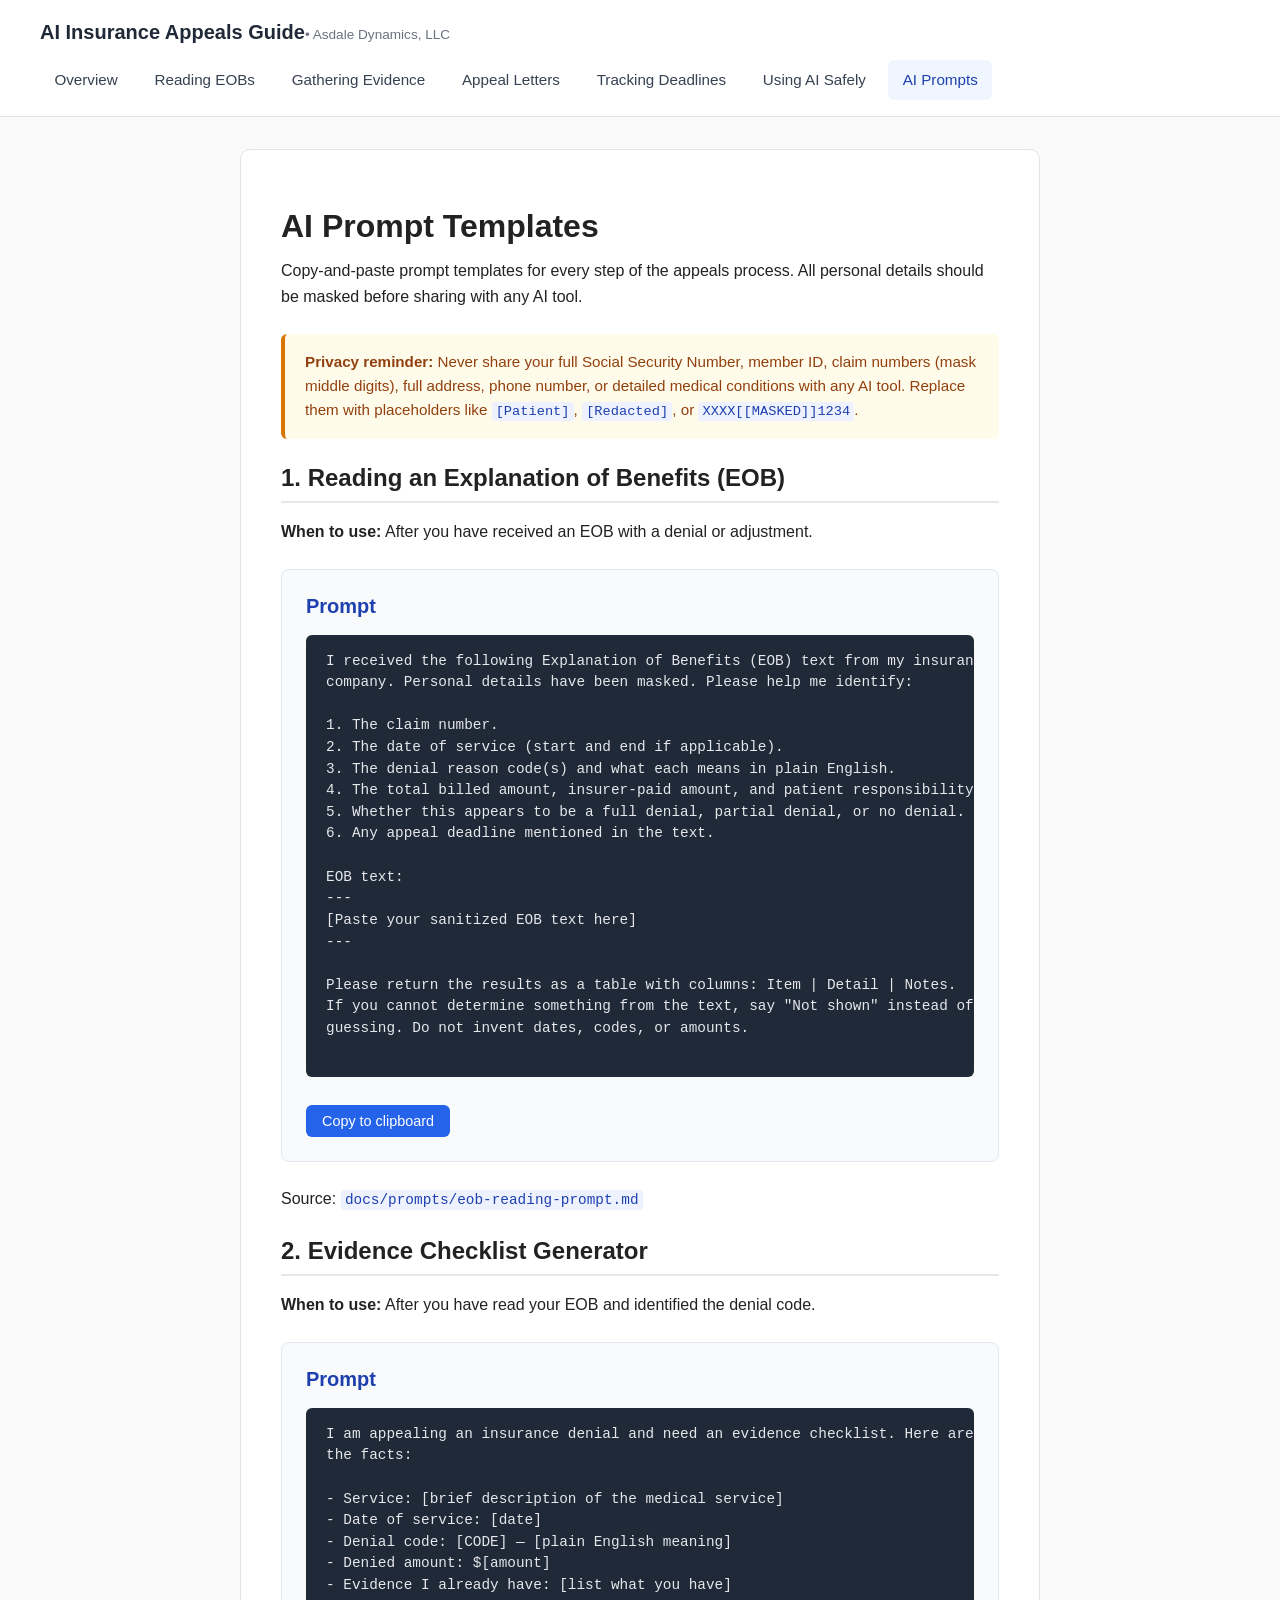
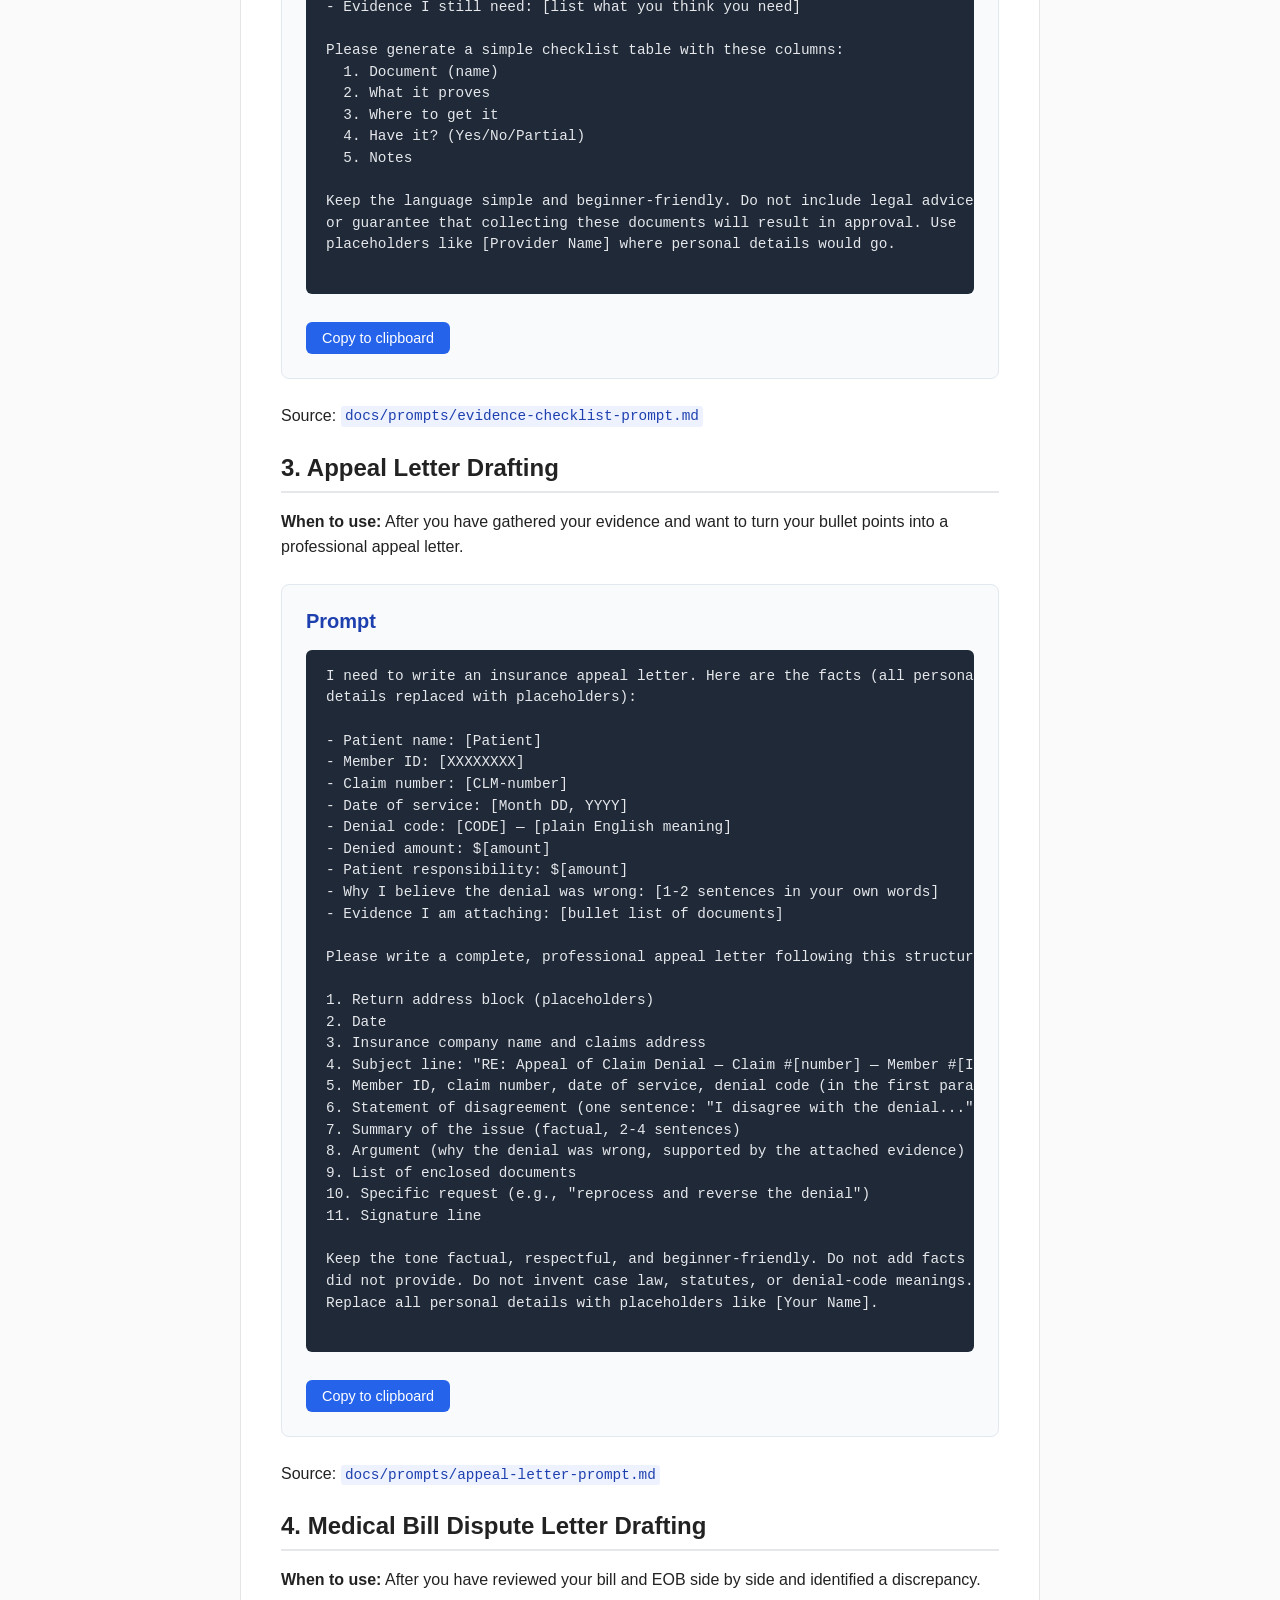
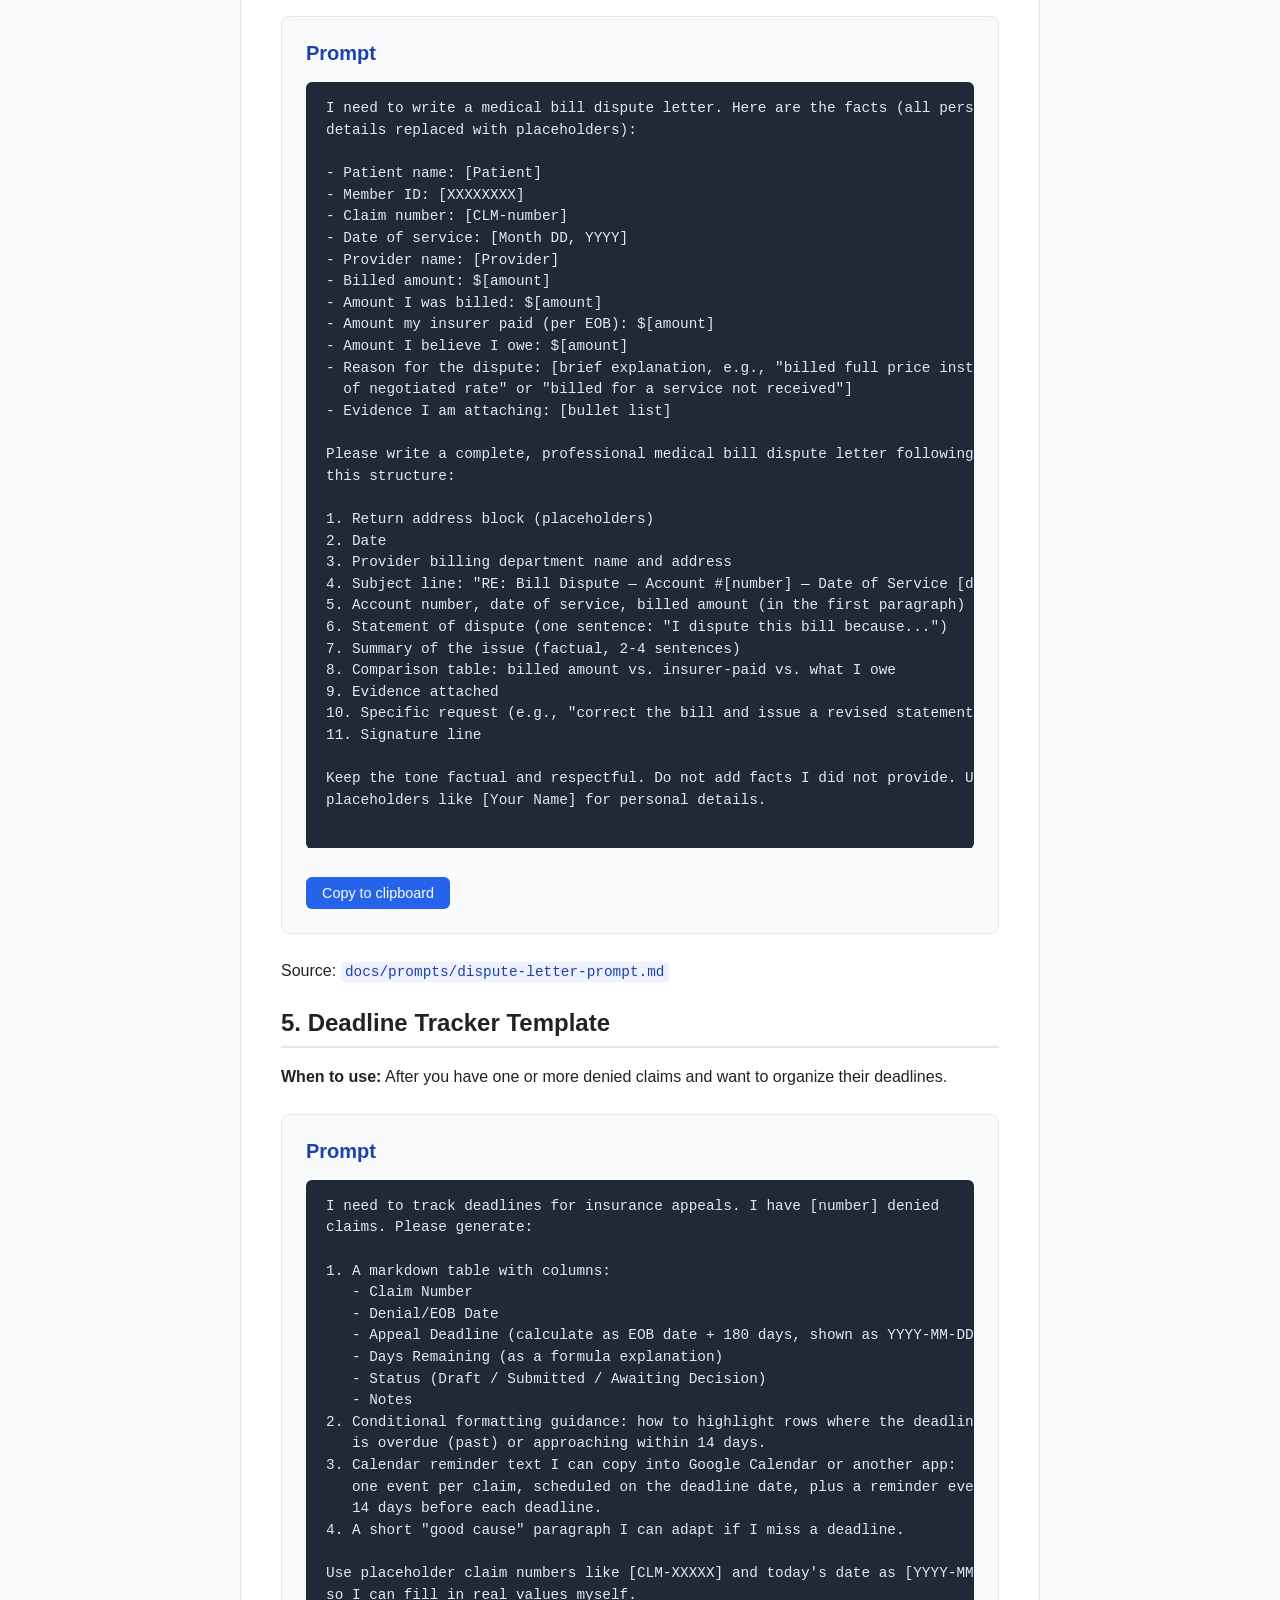
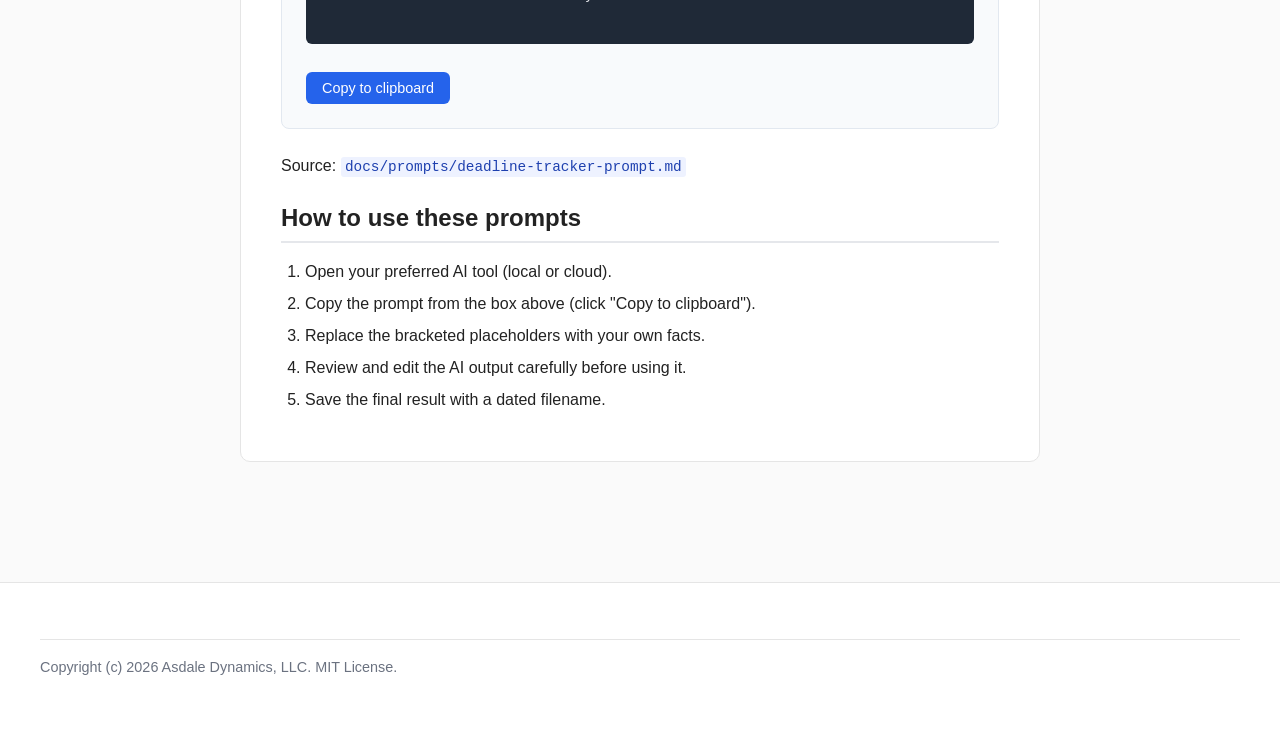
<file: site/prompts.html>
<!DOCTYPE html>
<html lang="en">
<head>
<meta charset="UTF-8">
<meta name="viewport" content="width=device-width, initial-scale=1.0">
<title>AI Prompt Templates | AI Insurance Appeals Guide</title>
<link rel="stylesheet" href="css/style.css">
</head>
<body>

<a href="#main-content" class="skip-link">Skip to main content</a>

<header>
  <div class="header-inner">
    <div class="logo">
      <a href="index.html">AI Insurance Appeals Guide<span class="logo-tag">&#8226; Asdale Dynamics, LLC</span></a>
    </div>
    <nav>
      <a href="index.html">Overview</a>
      <a href="eobs.html">Reading EOBs</a>
      <a href="evidence.html">Gathering Evidence</a>
      <a href="appeals.html">Appeal Letters</a>
      <a href="deadlines.html">Tracking Deadlines</a>
      <a href="ai-safety.html">Using AI Safely</a>
      <a href="prompts.html" class="active">AI Prompts</a>
    </nav>
  </div>
</header>

<main id="main-content">
  <section class="section">
    <h1>AI Prompt Templates</h1>
    <p>Copy-and-paste prompt templates for every step of the appeals process. All personal details should be masked before sharing with any AI tool.</p>

    <div class="callout callout-warn">
      <strong>Privacy reminder:</strong> Never share your full Social Security Number, member ID, claim numbers (mask middle digits), full address, phone number, or detailed medical conditions with any AI tool. Replace them with placeholders like <code>[Patient]</code>, <code>[Redacted]</code>, or <code>XXXX[[MASKED]]1234</code>.
    </div>

    <h2>1. Reading an Explanation of Benefits (EOB)</h2>
    <p><strong>When to use:</strong> After you have received an EOB with a denial or adjustment.</p>
    <div class="prompt-block">
      <h3>Prompt</h3>
      <pre>
I received the following Explanation of Benefits (EOB) text from my insurance
company. Personal details have been masked. Please help me identify:

1. The claim number.
2. The date of service (start and end if applicable).
3. The denial reason code(s) and what each means in plain English.
4. The total billed amount, insurer-paid amount, and patient responsibility.
5. Whether this appears to be a full denial, partial denial, or no denial.
6. Any appeal deadline mentioned in the text.

EOB text:
---
[Paste your sanitized EOB text here]
---

Please return the results as a table with columns: Item | Detail | Notes.
If you cannot determine something from the text, say "Not shown" instead of
guessing. Do not invent dates, codes, or amounts.
      </pre>
      <button class="copy-btn" onclick="copyPrompt(this)">Copy to clipboard</button>
    </div>
    <p class="prompt-source">Source: <code>docs/prompts/eob-reading-prompt.md</code></p>

    <h2>2. Evidence Checklist Generator</h2>
    <p><strong>When to use:</strong> After you have read your EOB and identified the denial code.</p>
    <div class="prompt-block">
      <h3>Prompt</h3>
      <pre>
I am appealing an insurance denial and need an evidence checklist. Here are
the facts:

- Service: [brief description of the medical service]
- Date of service: [date]
- Denial code: [CODE] — [plain English meaning]
- Denied amount: $[amount]
- Evidence I already have: [list what you have]
- Evidence I still need: [list what you think you need]

Please generate a simple checklist table with these columns:
  1. Document (name)
  2. What it proves
  3. Where to get it
  4. Have it? (Yes/No/Partial)
  5. Notes

Keep the language simple and beginner-friendly. Do not include legal advice
or guarantee that collecting these documents will result in approval. Use
placeholders like [Provider Name] where personal details would go.
      </pre>
      <button class="copy-btn" onclick="copyPrompt(this)">Copy to clipboard</button>
    </div>
    <p class="prompt-source">Source: <code>docs/prompts/evidence-checklist-prompt.md</code></p>

    <h2>3. Appeal Letter Drafting</h2>
    <p><strong>When to use:</strong> After you have gathered your evidence and want to turn your bullet points into a professional appeal letter.</p>
    <div class="prompt-block">
      <h3>Prompt</h3>
      <pre>
I need to write an insurance appeal letter. Here are the facts (all personal
details replaced with placeholders):

- Patient name: [Patient]
- Member ID: [XXXXXXXX]
- Claim number: [CLM-number]
- Date of service: [Month DD, YYYY]
- Denial code: [CODE] — [plain English meaning]
- Denied amount: $[amount]
- Patient responsibility: $[amount]
- Why I believe the denial was wrong: [1-2 sentences in your own words]
- Evidence I am attaching: [bullet list of documents]

Please write a complete, professional appeal letter following this structure:

1. Return address block (placeholders)
2. Date
3. Insurance company name and claims address
4. Subject line: "RE: Appeal of Claim Denial — Claim #[number] — Member #[ID]"
5. Member ID, claim number, date of service, denial code (in the first paragraph)
6. Statement of disagreement (one sentence: "I disagree with the denial...")
7. Summary of the issue (factual, 2-4 sentences)
8. Argument (why the denial was wrong, supported by the attached evidence)
9. List of enclosed documents
10. Specific request (e.g., "reprocess and reverse the denial")
11. Signature line

Keep the tone factual, respectful, and beginner-friendly. Do not add facts I
did not provide. Do not invent case law, statutes, or denial-code meanings.
Replace all personal details with placeholders like [Your Name].
      </pre>
      <button class="copy-btn" onclick="copyPrompt(this)">Copy to clipboard</button>
    </div>
    <p class="prompt-source">Source: <code>docs/prompts/appeal-letter-prompt.md</code></p>

    <h2>4. Medical Bill Dispute Letter Drafting</h2>
    <p><strong>When to use:</strong> After you have reviewed your bill and EOB side by side and identified a discrepancy.</p>
    <div class="prompt-block">
      <h3>Prompt</h3>
      <pre>
I need to write a medical bill dispute letter. Here are the facts (all personal
details replaced with placeholders):

- Patient name: [Patient]
- Member ID: [XXXXXXXX]
- Claim number: [CLM-number]
- Date of service: [Month DD, YYYY]
- Provider name: [Provider]
- Billed amount: $[amount]
- Amount I was billed: $[amount]
- Amount my insurer paid (per EOB): $[amount]
- Amount I believe I owe: $[amount]
- Reason for the dispute: [brief explanation, e.g., "billed full price instead
  of negotiated rate" or "billed for a service not received"]
- Evidence I am attaching: [bullet list]

Please write a complete, professional medical bill dispute letter following
this structure:

1. Return address block (placeholders)
2. Date
3. Provider billing department name and address
4. Subject line: "RE: Bill Dispute — Account #[number] — Date of Service [date]"
5. Account number, date of service, billed amount (in the first paragraph)
6. Statement of dispute (one sentence: "I dispute this bill because...")
7. Summary of the issue (factual, 2-4 sentences)
8. Comparison table: billed amount vs. insurer-paid vs. what I owe
9. Evidence attached
10. Specific request (e.g., "correct the bill and issue a revised statement")
11. Signature line

Keep the tone factual and respectful. Do not add facts I did not provide. Use
placeholders like [Your Name] for personal details.
      </pre>
      <button class="copy-btn" onclick="copyPrompt(this)">Copy to clipboard</button>
    </div>
    <p class="prompt-source">Source: <code>docs/prompts/dispute-letter-prompt.md</code></p>

    <h2>5. Deadline Tracker Template</h2>
    <p><strong>When to use:</strong> After you have one or more denied claims and want to organize their deadlines.</p>
    <div class="prompt-block">
      <h3>Prompt</h3>
      <pre>
I need to track deadlines for insurance appeals. I have [number] denied
claims. Please generate:

1. A markdown table with columns:
   - Claim Number
   - Denial/EOB Date
   - Appeal Deadline (calculate as EOB date + 180 days, shown as YYYY-MM-DD)
   - Days Remaining (as a formula explanation)
   - Status (Draft / Submitted / Awaiting Decision)
   - Notes
2. Conditional formatting guidance: how to highlight rows where the deadline
   is overdue (past) or approaching within 14 days.
3. Calendar reminder text I can copy into Google Calendar or another app:
   one event per claim, scheduled on the deadline date, plus a reminder event
   14 days before each deadline.
4. A short "good cause" paragraph I can adapt if I miss a deadline.

Use placeholder claim numbers like [CLM-XXXXX] and today's date as [YYYY-MM-DD]
so I can fill in real values myself.
      </pre>
      <button class="copy-btn" onclick="copyPrompt(this)">Copy to clipboard</button>
    </div>
    <p class="prompt-source">Source: <code>docs/prompts/deadline-tracker-prompt.md</code></p>

    <h2>How to use these prompts</h2>
    <ol>
      <li>Open your preferred AI tool (local or cloud).</li>
      <li>Copy the prompt from the box above (click "Copy to clipboard").</li>
      <li>Replace the bracketed placeholders with your own facts.</li>
      <li>Review and edit the AI output carefully before using it.</li>
      <li>Save the final result with a dated filename.</li>
    </ol>
  </section>
</main>

<footer>
  <div class="footer-inner">
    <p class="copyright">Copyright (c) 2026 Asdale Dynamics, LLC. MIT License.</p>
  </div>
</footer>

<script>
function copyPrompt(btn) {
  const pre = btn.previousElementSibling;
  const text = pre.textContent;
  navigator.clipboard.writeText(text).then(() => {
    const original = btn.textContent;
    btn.textContent = "Copied!";
    setTimeout(() => { btn.textContent = original; }, 1500);
  });
}
</script>

</body>
</html>
</file>
<file: site/css/style.css>
/*
 * AI Insurance Appeals Guide — Static Site Stylesheet
 * Copyright (c) 2026 Asdale Dynamics, LLC
 * Clean, warm, beginner-friendly design.
 */

/* ---------- Base ---------- */
html {
  line-height: 1.6;
  scroll-behavior: smooth;
}

body {
  font-family: -apple-system, BlinkMacSystemFont, "Segoe UI", Roboto,
    Helvetica, Arial, sans-serif, "Apple Color Emoji", "Segoe UI Emoji";
  color: #222;
  margin: 0;
  padding: 0;
  background: #fafafa;
}

a {
  color: #2563eb;
  text-decoration: none;
}

a:hover {
  text-decoration: underline;
}

h1, h2, h3, h4, h5, h6 {
  font-weight: 600;
  line-height: 1.25;
  margin-top: 1.5rem;
  margin-bottom: 0.75rem;
}

h1 { font-size: 2rem; }
h2 { font-size: 1.5rem; }
h3 { font-size: 1.25rem; }

p {
  margin: 0 0 1rem 0;
}

ul, ol {
  margin: 0 0 1rem 1.5rem;
  padding: 0;
}

li {
  margin-bottom: 0.4rem;
}

hr {
  border: none;
  border-top: 1px solid #ddd;
  margin: 2rem 0;
}

/* ---------- Skip link ---------- */
.skip-link {
  position: absolute;
  left: -9999px;
  top: auto;
  width: 1px;
  height: 1px;
  overflow: hidden;
  z-index: 999;
}

.skip-link:focus {
  position: static;
  width: auto;
  height: auto;
  overflow: visible;
  padding: 1rem;
  background: #fff;
  border: 2px solid #2563eb;
  color: #2563eb;
}

/* ---------- Header / Navigation ---------- */
header {
  background: #ffffff;
  border-bottom: 1px solid #e5e5e5;
  position: sticky;
  top: 0;
  z-index: 100;
}

.header-inner {
  max-width: 1200px;
  margin: 0 auto;
  padding: 1rem 1.5rem;
  display: flex;
  flex-direction: column;
  gap: 0.75rem;
}

.logo {
  font-size: 1.25rem;
  font-weight: 700;
  color: #1f2937;
}

.logo a {
  color: inherit;
  text-decoration: none;
}

.logo-tag {
  font-size: 0.85rem;
  color: #6b7280;
  font-weight: normal;
}

nav {
  display: flex;
  flex-wrap: wrap;
  gap: 0.5rem;
  align-items: center;
}

nav a {
  display: inline-block;
  padding: 0.5rem 0.9rem;
  border-radius: 6px;
  color: #374151;
  font-size: 0.95rem;
  font-weight: 500;
}

nav a:hover {
  background: #f3f4f6;
  color: #111827;
  text-decoration: none;
}

nav a.active {
  background: #eff6ff;
  color: #1e40af;
  text-decoration: none;
}

/* ---------- Main content ---------- */
main {
  max-width: 800px;
  margin: 2rem auto;
  padding: 0 1.5rem 4rem;
}

.hero {
  background: #ffffff;
  border: 1px solid #e5e5e5;
  border-radius: 10px;
  padding: 2rem 2.5rem;
  margin-bottom: 2rem;
}

.hero h1 {
  margin-top: 0;
  margin-bottom: 0.75rem;
  font-size: 2rem;
  color: #111827;
}

.hero-subtitle {
  font-size: 1.1rem;
  color: #4b5563;
  margin-bottom: 1rem;
}

.disclaimer {
  background: #fef3c7;
  border-left: 4px solid #d97706;
  padding: 1rem 1.25rem;
  border-radius: 6px;
  font-size: 0.95rem;
  margin-bottom: 2rem;
}

.disclaimer strong {
  color: #92400e;
}

/* ---------- Sections ---------- */
.section {
  background: #ffffff;
  border: 1px solid #e5e5e5;
  border-radius: 10px;
  padding: 2rem 2.5rem;
  margin-bottom: 1.5rem;
}

.section h2 {
  border-bottom: 2px solid #e5e7eb;
  padding-bottom: 0.5rem;
  margin-bottom: 1rem;
}

.section h3 {
  color: #1e40af;
}

.content p, .content li {
  font-size: 1.02rem;
}

/* ---------- Tables ---------- */
table {
  width: 100%;
  border-collapse: collapse;
  margin: 1rem 0;
  font-size: 0.95rem;
}

th, td {
  border: 1px solid #d1d5db;
  padding: 0.6rem 0.8rem;
  text-align: left;
}

th {
  background: #f3f4f6;
  font-weight: 600;
}

table tr:nth-child(even) td {
  background: #f9fafb;
}

/* ---------- Callouts ---------- */
.callout {
  padding: 1rem 1.25rem;
  border-radius: 6px;
  margin: 1.5rem 0;
  font-size: 0.95rem;
}

.callout-info {
  background: #eff6ff;
  border-left: 4px solid #2563eb;
  color: #1e3a8a;
}

.callout-warn {
  background: #fffbeb;
  border-left: 4px solid #d97706;
  color: #92400e;
}

.callout-warn strong {
  color: #92400e;
}

.callout-tip {
  background: #f0fdf4;
  border-left: 4px solid #16a34a;
  color: #14532d;
}

/* ---------- Checklists ---------- */
.checklist {
  list-style: none;
  padding-left: 0;
}

.checklist li {
  margin-bottom: 0.5rem;
  padding-left: 1.5rem;
  position: relative;
}

.checklist li::before {
  content: "\2610";
  position: absolute;
  left: 0;
  top: 0.1rem;
  font-size: 1rem;
  color: #6b7280;
}

/* ---------- Code / pre ---------- */
pre {
  background: #1f2937;
  color: #e5e7eb;
  padding: 1rem 1.25rem;
  border-radius: 6px;
  overflow-x: auto;
  font-size: 0.9rem;
  line-height: 1.5;
  margin: 1rem 0;
}

code {
  font-family: ui-monospace, SFMono-Regular, Menlo, Monaco, Consolas,
    "Liberation Mono", monospace;
  font-size: 0.9em;
  background: #eef2ff;
  padding: 0.15em 0.3em;
  border-radius: 3px;
  color: #1e40af;
}

/* ---------- Footer ---------- */
footer {
  background: #ffffff;
  border-top: 1px solid #e5e5e5;
  padding: 2rem 1.5rem 3rem;
  margin-top: 2rem;
}

.footer-inner {
  max-width: 1200px;
  margin: 0 auto;
}

.copyright {
  font-size: 0.9rem;
  color: #6b7280;
  margin-top: 1.5rem;
  border-top: 1px solid #e5e5e5;
  padding-top: 1rem;
}

/* ---------- Mobile ---------- */
@media (max-width: 640px) {
  h1 { font-size: 1.5rem; }
  h2 { font-size: 1.25rem; }
  .hero { padding: 1.5rem 1rem; }
  .section { padding: 1.5rem 1rem; }
  header .header-inner { padding: 1rem; }
  nav a { padding: 0.4rem 0.7rem; font-size: 0.85rem; }
}

/* ---------- Prompts page ---------- */
.prompt-block {
  background: #f8fafc;
  border: 1px solid #e2e8f0;
  border-radius: 8px;
  padding: 1.5rem;
  margin: 1.5rem 0;
}

.prompt-block h3 {
  margin-top: 0;
}

.copy-btn {
  background: #2563eb;
  color: #ffffff;
  border: none;
  padding: 0.5rem 1rem;
  border-radius: 6px;
  font-size: 0.9rem;
  cursor: pointer;
  margin-top: 0.75rem;
}

.copy-btn:hover {
  background: #1d4ed8;
}

/* ---------- Link cards ---------- */
.link-grid {
  display: grid;
  grid-template-columns: repeat(auto-fit, minmax(200px, 1fr));
  gap: 1rem;
  margin: 1.5rem 0;
}

.link-card {
  border: 1px solid #e5e5e5;
  border-radius: 8px;
  padding: 1.25rem;
  background: #ffffff;
}

.link-card h3 {
  margin-top: 0;
  font-size: 1.05rem;
}

.link-card p {
  font-size: 0.9rem;
  color: #4b5563;
  margin-bottom: 0.75rem;
}

.link-card a {
  font-weight: 600;
  color: #2563eb;
}
</file>
